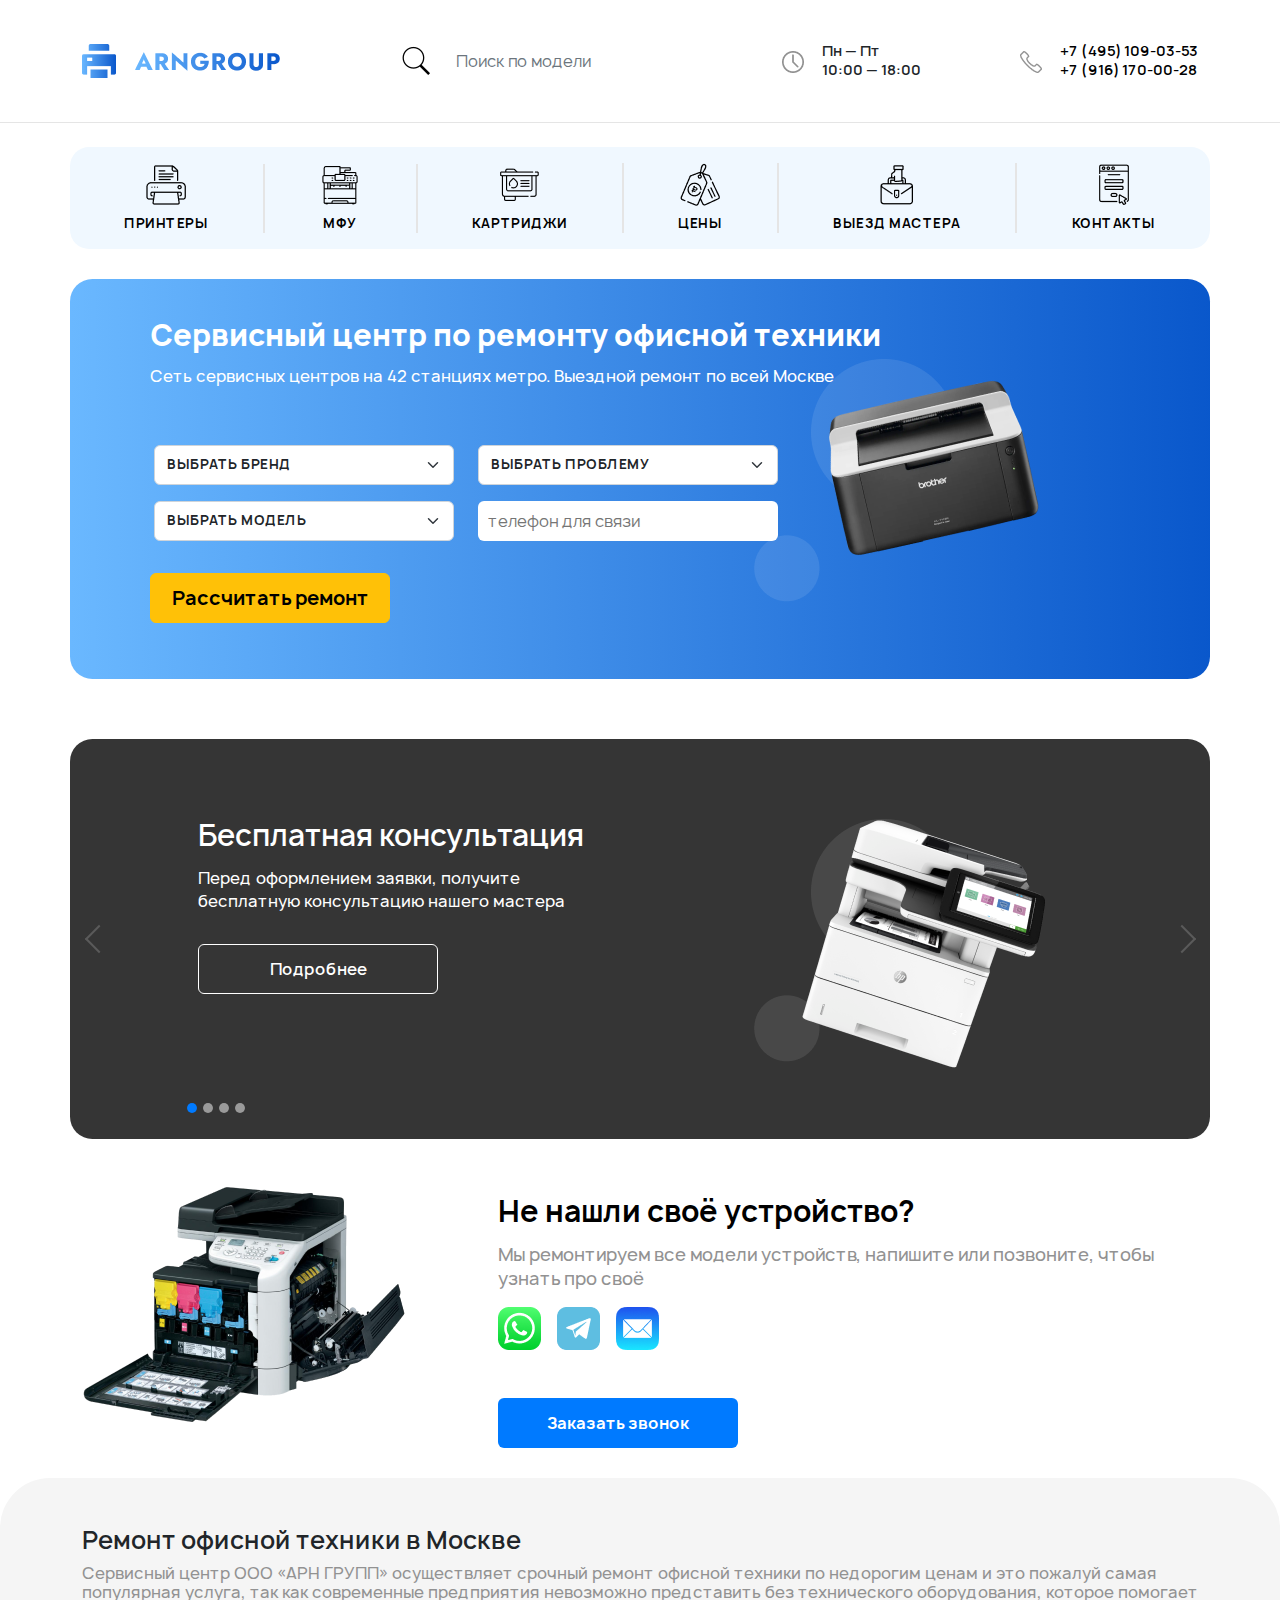
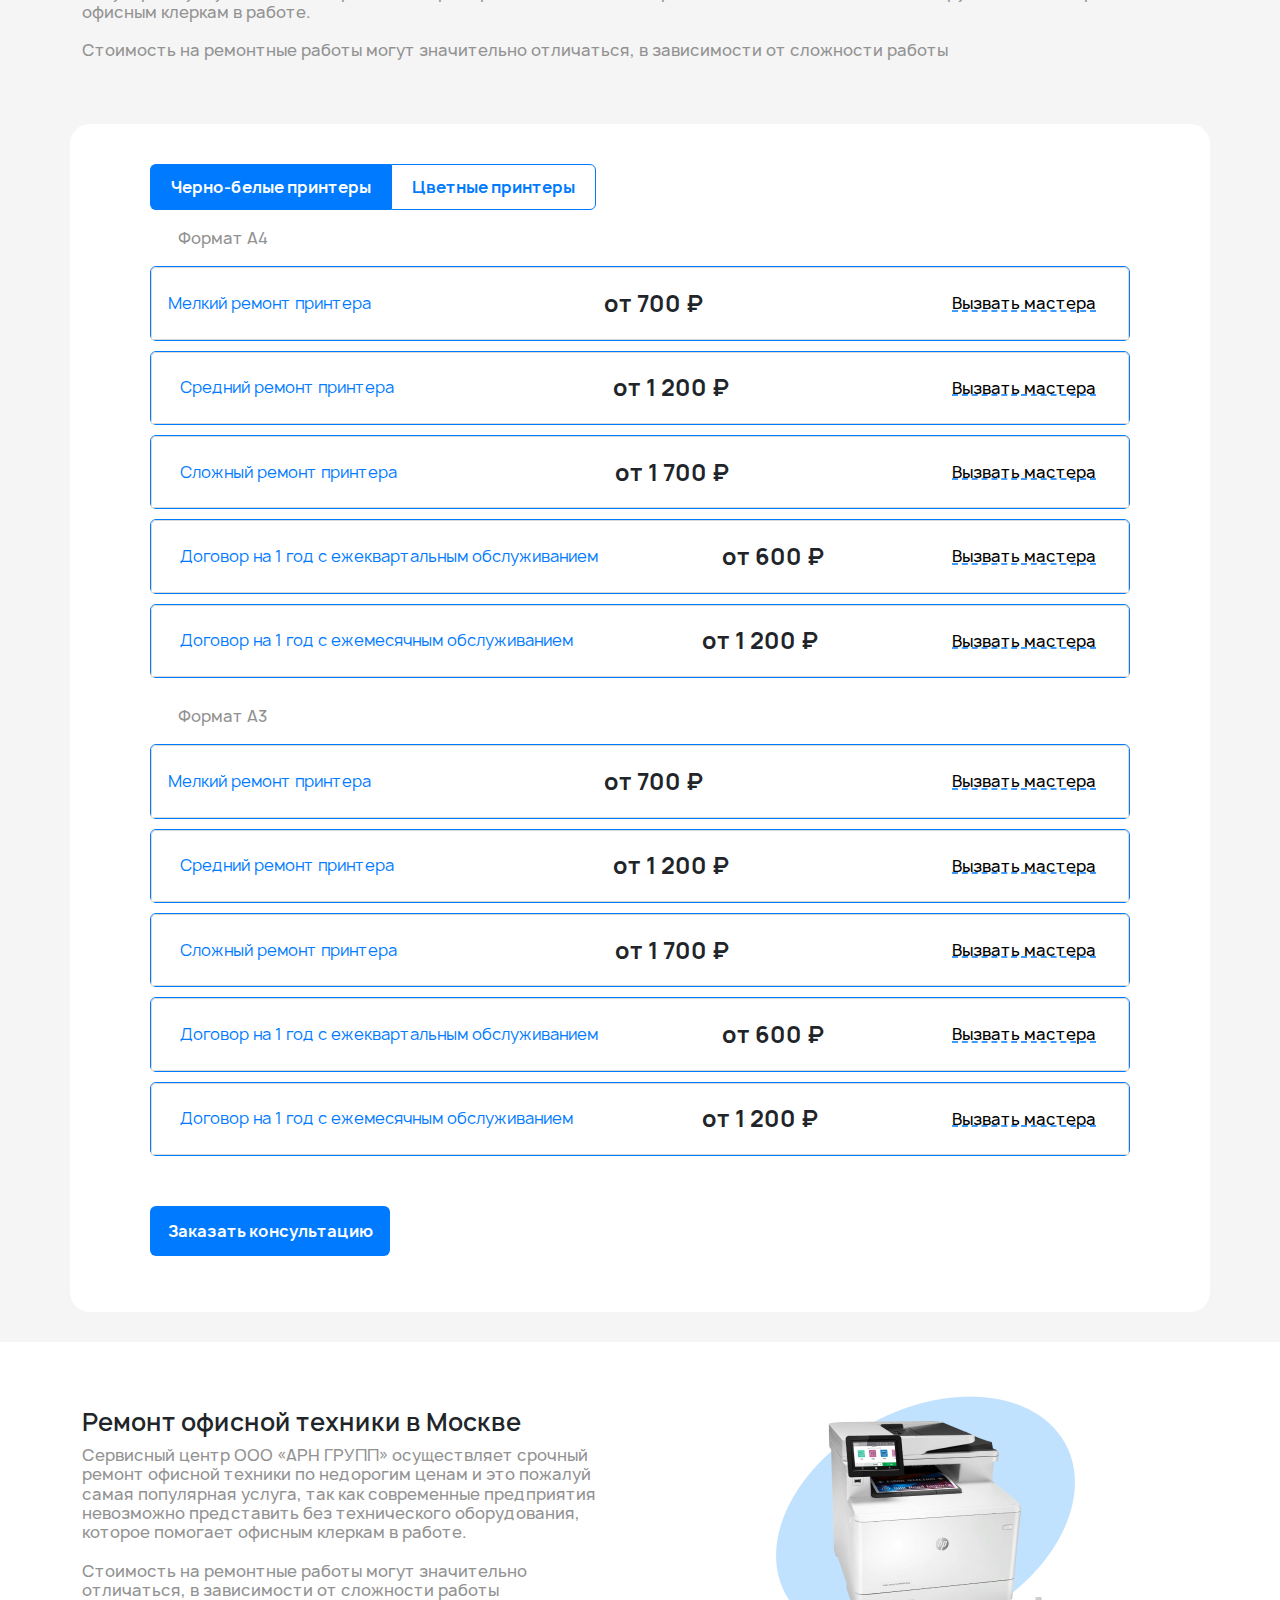
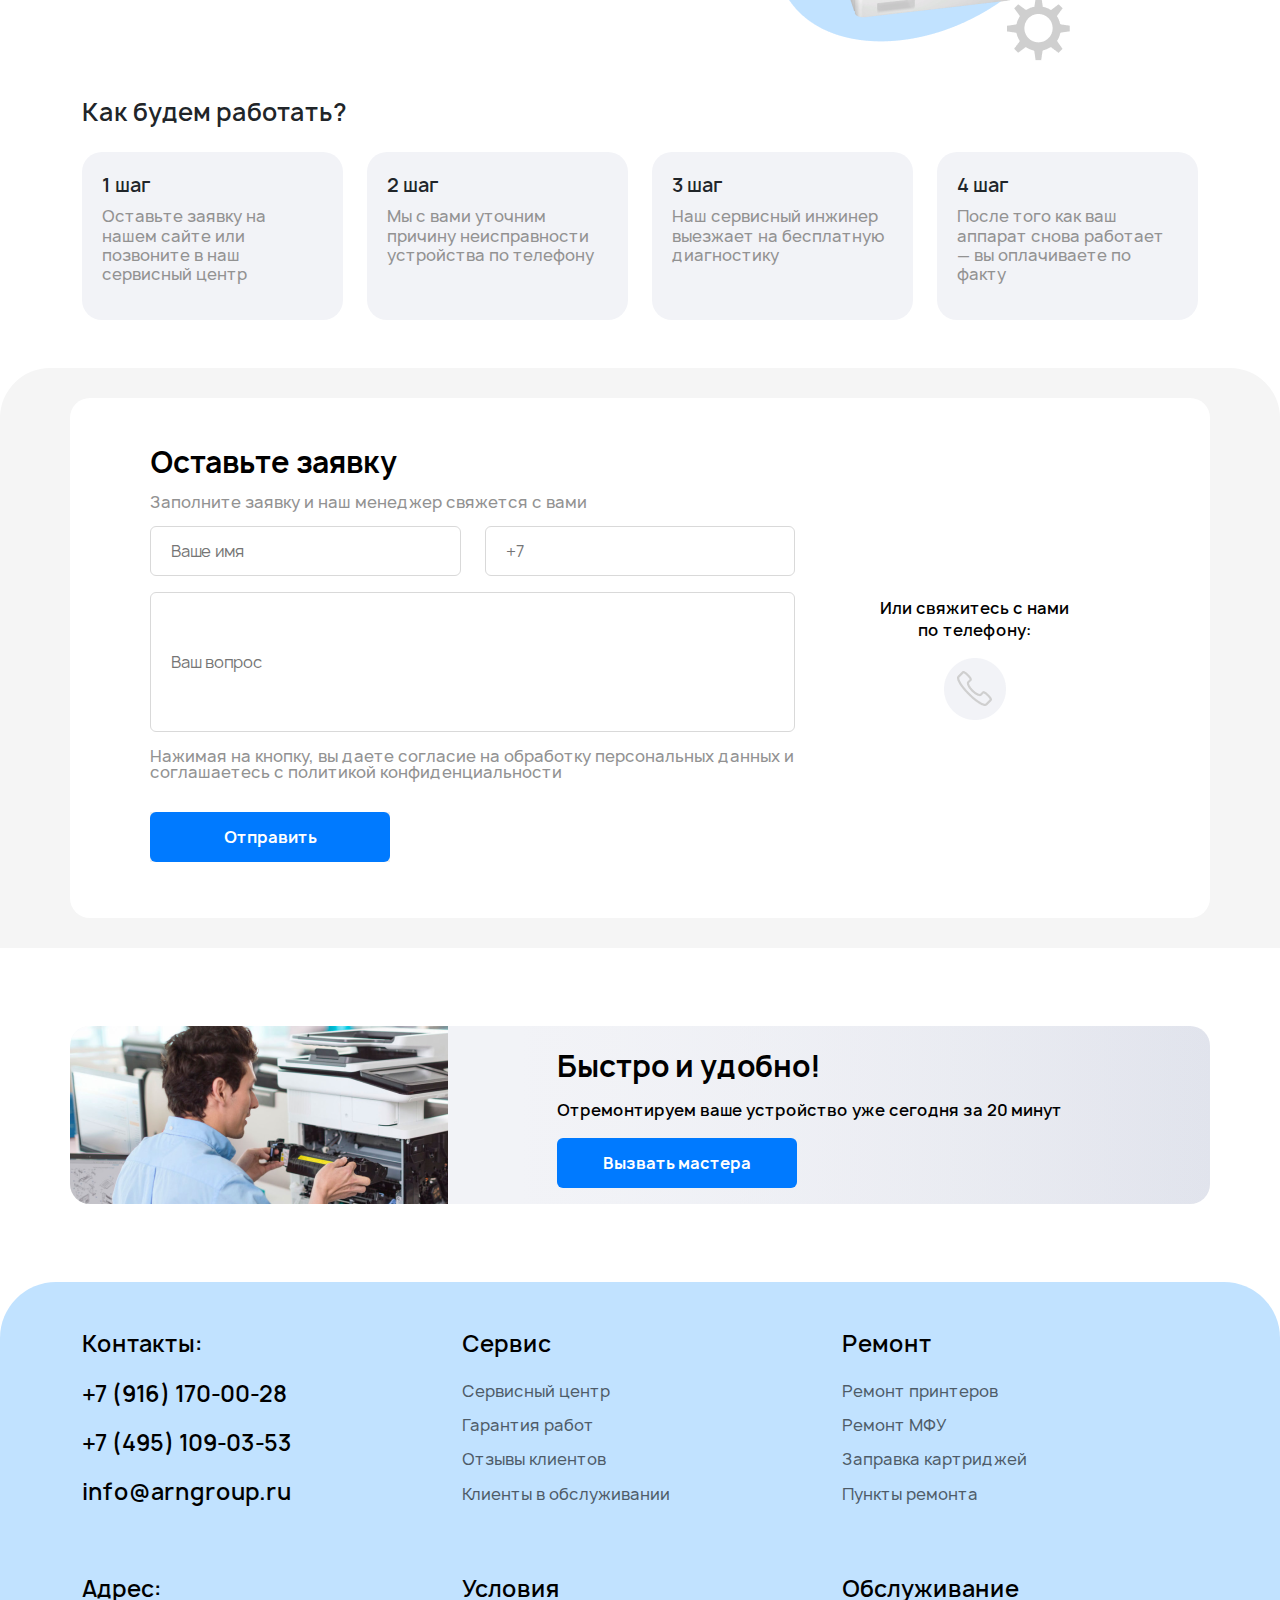
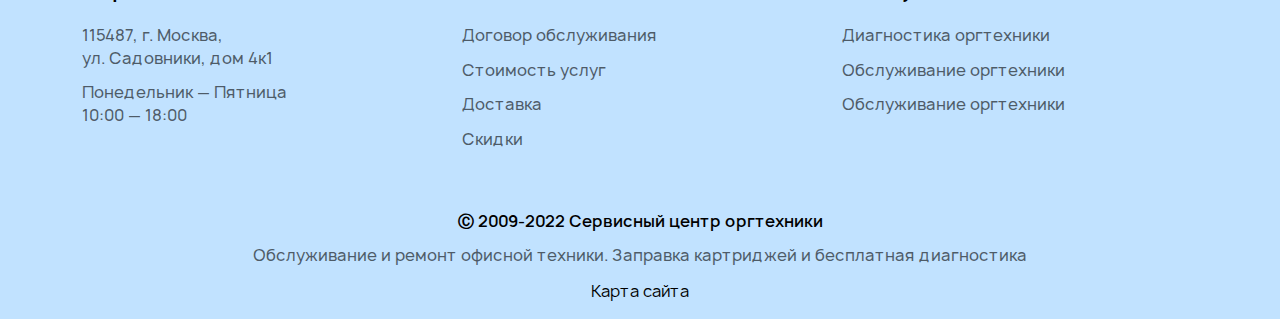
<file: index.html>
<!DOCTYPE html>
<html lang="ru">
<head>
  <meta charset="UTF-8">
  <meta http-equiv="X-UA-Compatible" content="IE=edge">
  <meta name="viewport" content="width=device-width, initial-scale=1.0">
  
  <title>ARNGROUP</title>
  <link rel="shortcut icon" href="./img/Vector.png" type="image/x-icon">

  <!-- CSS only -->
  <link rel="stylesheet" href="./css/bootstrap.css">
  <link rel="stylesheet" href="./css/fontello.css">
  <!-- <link rel="stylesheet" href="./css/outline.css"> -->
  <link rel="stylesheet" href="./css/normalize.css">
  <link rel="stylesheet" href="./css/fonts.css">
  <link rel="stylesheet" href="./css/style.css">
  <link rel="stylesheet" href="./css/media.css">

</head>

<body>
  <nav class="navbar navbar-expand-lg navbar-light bg-light md-max-close">
    <div class="container-fluid">
      <button class="navbar-toggler" type="button" data-bs-toggle="collapse" data-bs-target="#navbarTogglerDemo03" aria-controls="navbarTogglerDemo03" aria-expanded="false" aria-label="Переключатель навигации">
        <span class="navbar-toggler-icon"></span>
      </button>
      <div class="header__title">
        <a href="index.html" class="title__link">
          <img src="./img/Vector.png" alt="Logo_print" class="title__img title__img-print me-2">
          <img src="./img/ARNGROUP.png" alt="Logo_name" class="title__img title__img-name">
        </a>
      </div> 
      <div class="header__search">
        <form action="#">
          <div class="input-group border-0 rounded-pill p-2">
            <div class="input-group-prepend">
              <label for="search_model" id="button-addon4" type="button" class="btn btn-link text-info border-reset"><img src="./img/search1.png" alt="Поиск"></label>
            </div>
            <input type="search" placeholder="Поиск по модели" aria-describedby="button-addon4" class="form-control bg-none border-reset border-0" id="search_model">
          </div>
        </form>
      </div>  
      <div class="collapse navbar-collapse" id="navbarTogglerDemo03">
        <ul class="navbar-nav me-auto mb-2 mb-lg-0 text-center fw-bold">
          <li class="nav-item">
            <a class="nav-link active" aria-current="page" href="./index.html">Главная</a>
          </li>
          <li class="nav-item">
            <a class="nav-link active" aria-current="page" href="./mfu__title.html">МФУ Kyocera</a>
          </li>
          <li class="nav-item">
            <a class="nav-link active" aria-current="page" href="./cartridges.html">Картридж</a>
          </li>
          <li class="nav-item">
            <a class="nav-link active" aria-current="page" href="./contacts.html">Контакты</a>
          </li>
        </ul>
      </div>
    </div>
  </nav>
  
  <header class="header__nav md-close">
    <div class="container">
      <div class="row">
        <div class="col-12 d-flex align-items-center justify-content-between">
          <div class="header__title">
            <a href="index.html" class="title__link">
              <img src="./img/Vector.png" alt="Logo_print" class="title__img title__img-print">
              <img src="./img/ARNGROUP.png" alt="Logo_name" class="title__img title__img-name">
            </a>
          </div> 
          <div class="header__search">
            <form action="#">
              <div class="input-group border-0 rounded-pill p-2">
                <div class="input-group-prepend">
                  <button id="button-addon4" type="button" class="btn btn-link text-info border-reset"><img src="./img/search1.png" alt="Поиск"></button>
                </div>
                <input type="search" placeholder="Поиск по модели" aria-describedby="button-addon4" class="form-control bg-none border-reset border-0">
              </div>
            </form>
          </div>  
          <div class="header__time d-flex align-items-center">
            <div class="time__img me-2">  
              <img src="./img/time.png" alt="Время работы">
            </div>
              <span class="time__descr">
                Пн — Пт <br> 10:00 — 18:00
              </span>
          </div>
          <div class="header__tel d-flex align-items-center">
            <div class="tel__img me-2">
              <img src="./img/tel.png" alt="Телефон">
            </div>
            <div class="d-flex align-items-center flex-column">
              <a class="tel__link" href="tel:+74951090353">+7 (495) 109-03-53</a>
              <a class="tel__link" href="tel:+79161700028">+7 (916) 170-00-28</a>
            </div> 
          </div>
      </div>
    </div>
  </header>

  <section class="header__messages my-4 md-max-close">
    <div class="container">
      <div class="row">
        <div class="header__messages__link messages__link text-center">
          <a href="tel:+79161700028" class="link">
            <img src="./img/whatUP.png" alt="whatsUP">
          </a>
          <a href="tel:+79161700028" class="link">
            <img src="./img/telegram.png" alt="telegram">
          </a>
          <a href="mailto:" class="link">
            <img src="./img/mail.png" alt="mail">
          </a>
        </div>
        <div class="text-center mt-3">
          <a href="#" class="link-primary master-link pe-4" data-bs-toggle="modal" data-bs-target="#exampleModal">Вызвать мастера</a>
        </div>
        <div class="text-center mt-3 mb-0">
          <p class="section__descr">Выездной ремонт по всей Москве</p>
        </div>
      </div>
    </div>
  </section>

  <section>
    <div class="container nav__menu md-close">
      <div class="row">
        <div class="col-12 border-reset">
          <ul class="nav__menu__list d-flex align-items-center justify-content-evenly">
            <li class="nav__menu__item btn-group">
              <div class="menu__container">
                <a href="#" class="d-flex flex-column align-items-center justify-content-center">
                  <img src="./img/print.png" alt="" class="img-fluid">
                  <span class="nav__menu__descr">принтеры</span>
                </a>
              </div>
              <ul class="dropdown-menu dropdown-menu-right dropdown-menu-lg-left mt-4 dropdown-list">
                <li class="dropdown-item">
                  <a href="print__brand.html">
                  HP
                  <div class="nested__list">
                    <a href="print__brand-model.html" class="nested__link">HP model</a>
                    <a href="#" class="nested__link">Пункт меню</a>
                    <a href="#" class="nested__link">Пункт меню</a>
                    <a href="#" class="nested__link">Пункт меню</a>
                    <a href="#" class="nested__link">Пункт меню</a>
                  </div>
                  </a>
                </li>
                <li class="dropdown-item">
                  <a href="#">
                  Пункт меню
                  <div class="nested__list">
                    <a href="#" class="nested__link">Пункт меню</a>
                    <a href="#" class="nested__link">Пункт меню</a>
                    <a href="#" class="nested__link">Пункт меню</a>
                    <a href="#" class="nested__link">Пункт меню</a>
                    <a href="#" class="nested__link">Пункт меню</a>
                  </div>
                  </a>
                </li>
                <li class="dropdown-item">
                  <a href="#">
                  Пункт меню
                  <div class="nested__list">
                    <a href="#" class="nested__link">Пункт меню</a>
                    <a href="#" class="nested__link">Пункт меню</a>
                    <a href="#" class="nested__link">Пункт меню</a>
                    <a href="#" class="nested__link">Пункт меню</a>
                    <a href="#" class="nested__link">Пункт меню</a>
                  </div>
                  </a>
                </li>
                <li class="dropdown-item">
                  <a href="#">
                  Пункт меню
                  <div class="nested__list">
                    <a href="#" class="nested__link">Пункт меню</a>
                    <a href="#" class="nested__link">Пункт меню</a>
                    <a href="#" class="nested__link">Пункт меню</a>
                    <a href="#" class="nested__link">Пункт меню</a>
                    <a href="#" class="nested__link">Пункт меню</a>
                  </div>
                  </a>
                </li>
                <li class="dropdown-item">
                  <a href="#">
                  Пункт меню
                  <div class="nested__list">
                    <a href="#" class="nested__link">Пункт меню</a>
                    <a href="#" class="nested__link">Пункт меню</a>
                    <a href="#" class="nested__link">Пункт меню</a>
                    <a href="#" class="nested__link">Пункт меню</a>
                    <a href="#" class="nested__link">Пункт меню</a>
                  </div>
                  </a>
                </li>

                <li class="dropdown-item">
                  <a href="#">
                  Пункт меню
                  <div class="nested__list">
                    <a href="#" class="nested__link">Пункт меню</a>
                    <a href="#" class="nested__link">Пункт меню</a>
                    <a href="#" class="nested__link">Пункт меню</a>
                    <a href="#" class="nested__link">Пункт меню</a>
                    <a href="#" class="nested__link">Пункт меню</a>
                  </div>
                  </a>
                </li>
                <li class="dropdown-item">
                  <a href="#">
                  Пункт меню
                  <div class="nested__list">
                    <a href="#" class="nested__link">Пункт меню</a>
                    <a href="#" class="nested__link">Пункт меню</a>
                    <a href="#" class="nested__link">Пункт меню</a>
                    <a href="#" class="nested__link">Пункт меню</a>
                    <a href="#" class="nested__link">Пункт меню</a>
                  </div>
                  </a>
                </li>
                <li class="dropdown-item">
                  <a href="#">
                  Пункт меню
                  <div class="nested__list">
                    <a href="#" class="nested__link">Пункт меню</a>
                    <a href="#" class="nested__link">Пункт меню</a>
                    <a href="#" class="nested__link">Пункт меню</a>
                    <a href="#" class="nested__link">Пункт меню</a>
                    <a href="#" class="nested__link">Пункт меню</a>
                  </div>
                  </a>
                </li>
              </ul>
            </li>
            <li class="nav__menu__item btn-group">
                <div class="menu__container d-flex flex-column align-items-center justify-content-center">
                  <a href="#" class="d-flex flex-column align-items-center justify-content-center">
                    <img src="./img/mfu.png" alt="Мфу" class="img-fluid">
                    <span class="nav__menu__descr">Мфу</span>
                  </a>
                </div>
              <ul class="dropdown-menu dropdown-menu-right dropdown-menu-lg-left mt-4 dropdown-list">
                <li class="dropdown-item">
                  <a href="#">
                  Пункт меню
                <div class="nested__list">
                    <a href="mfu__title.html" class="nested__link">MFU Kyocera</a>
                    <a href="#" class="nested__link">Пункт меню</a>
                    <a href="#" class="nested__link">Пункт меню</a>
                    <a href="#" class="nested__link">Пункт меню</a>
                    <a href="#" class="nested__link">Пункт меню</a>
                  </div>
                  </a>
                </li>
                <li class="dropdown-item">
                  <a href="#">
                  Пункт меню
                <div class="nested__list">
                    <a href="#" class="nested__link">Пункт меню</a>
                    <a href="#" class="nested__link">Пункт меню</a>
                    <a href="#" class="nested__link">Пункт меню</a>
                    <a href="#" class="nested__link">Пункт меню</a>
                    <a href="#" class="nested__link">Пункт меню</a>
                  </div>
                  </a>
                </li>
                <li class="dropdown-item">
                  <a href="#">
                  Пункт меню
                <div class="nested__list">
                    <a href="#" class="nested__link">Пункт меню</a>
                    <a href="#" class="nested__link">Пункт меню</a>
                    <a href="#" class="nested__link">Пункт меню</a>
                    <a href="#" class="nested__link">Пункт меню</a>
                    <a href="#" class="nested__link">Пункт меню</a>
                  </div>
                  </a>
                </li>
                <li class="dropdown-item">
                  <a href="#">
                  Пункт меню
                <div class="nested__list">
                    <a href="#" class="nested__link">Пункт меню</a>
                    <a href="#" class="nested__link">Пункт меню</a>
                    <a href="#" class="nested__link">Пункт меню</a>
                    <a href="#" class="nested__link">Пункт меню</a>
                    <a href="#" class="nested__link">Пункт меню</a>
                  </div>
                  </a>
                </li>
                <li class="dropdown-item">
                  <a href="#">
                  Пункт меню
                <div class="nested__list">
                    <a href="#" class="nested__link">Пункт меню</a>
                    <a href="#" class="nested__link">Пункт меню</a>
                    <a href="#" class="nested__link">Пункт меню</a>
                    <a href="#" class="nested__link">Пункт меню</a>
                    <a href="#" class="nested__link">Пункт меню</a>
                  </div>
                  </a>
                </li>
                <li class="dropdown-item">
                  <a href="#">
                  Пункт меню
                <div class="nested__list">
                    <a href="#" class="nested__link">Пункт меню</a>
                    <a href="#" class="nested__link">Пункт меню</a>
                    <a href="#" class="nested__link">Пункт меню</a>
                    <a href="#" class="nested__link">Пункт меню</a>
                    <a href="#" class="nested__link">Пункт меню</a>
                  </div>
                  </a>
                </li>
                <li class="dropdown-item">
                  <a href="#">
                  Пункт меню
                <div class="nested__list">
                    <a href="#" class="nested__link">Пункт меню</a>
                    <a href="#" class="nested__link">Пункт меню</a>
                    <a href="#" class="nested__link">Пункт меню</a>
                    <a href="#" class="nested__link">Пункт меню</a>
                    <a href="#" class="nested__link">Пункт меню</a>
                  </div>
                  </a>
                </li>
                <li class="dropdown-item">
                  <a href="#">
                  Пункт меню
                <div class="nested__list">
                    <a href="#" class="nested__link">Пункт меню</a>
                    <a href="#" class="nested__link">Пункт меню</a>
                    <a href="#" class="nested__link">Пункт меню</a>
                    <a href="#" class="nested__link">Пункт меню</a>
                    <a href="#" class="nested__link">Пункт меню</a>
                  </div>
                  </a>
                </li>
              </ul>
            </li>
            <li class="nav__menu__item btn-group dropdown-toggle" >
              <div class="menu__container d-flex flex-column align-items-center justify-content-center">
                <a href="#" class="d-flex flex-column align-items-center justify-content-center">
                  <img src="./img/kartr.png" alt="картриджи" class="img-fluid">
                  <span class="nav__menu__descr">картриджи</span>
                </a>
              </div>
              <ul class="dropdown-menu dropdown-menu-right dropdown-menu-lg-left mt-4 dropdown-list">
                <li class="dropdown-item">
                  <a href="#">
                  Пункт меню
                <div class="nested__list">
                  <a href="cartridges.html" class="nested__link">Картридж HP Q7553X</a>
                    <a href="#" class="nested__link">Пункт меню</a>
                    <a href="#" class="nested__link">Пункт меню</a>
                    <a href="#" class="nested__link">Пункт меню</a>
                    <a href="#" class="nested__link">Пункт меню</a>
                  </div>
                  </a>
                </li>
                <li class="dropdown-item">
                  <a href="#">
                  Пункт меню
                <div class="nested__list">
                    <a href="#" class="nested__link">Пункт меню</a>
                    <a href="#" class="nested__link">Пункт меню</a>
                    <a href="#" class="nested__link">Пункт меню</a>
                    <a href="#" class="nested__link">Пункт меню</a>
                    <a href="#" class="nested__link">Пункт меню</a>
                  </div>
                  </a>
                </li>
                <li class="dropdown-item">
                  <a href="#">
                  Пункт меню
                <div class="nested__list">
                    <a href="#" class="nested__link">Пункт меню</a>
                    <a href="#" class="nested__link">Пункт меню</a>
                    <a href="#" class="nested__link">Пункт меню</a>
                    <a href="#" class="nested__link">Пункт меню</a>
                    <a href="#" class="nested__link">Пункт меню</a>
                  </div>
                  </a>
                </li>
                <li class="dropdown-item">
                  <a href="#">
                  Пункт меню
                <div class="nested__list">
                    <a href="#" class="nested__link">Пункт меню</a>
                    <a href="#" class="nested__link">Пункт меню</a>
                    <a href="#" class="nested__link">Пункт меню</a>
                    <a href="#" class="nested__link">Пункт меню</a>
                    <a href="#" class="nested__link">Пункт меню</a>
                  </div>
                  </a>
                </li>
                <li class="dropdown-item">
                  <a href="#">
                  Пункт меню
                <div class="nested__list">
                    <a href="#" class="nested__link">Пункт меню</a>
                    <a href="#" class="nested__link">Пункт меню</a>
                    <a href="#" class="nested__link">Пункт меню</a>
                    <a href="#" class="nested__link">Пункт меню</a>
                    <a href="#" class="nested__link">Пункт меню</a>
                  </div>
                  </a>
                </li>
                <li class="dropdown-item">
                  <a href="#">
                  Пункт меню
                <div class="nested__list">
                    <a href="#" class="nested__link">Пункт меню</a>
                    <a href="#" class="nested__link">Пункт меню</a>
                    <a href="#" class="nested__link">Пункт меню</a>
                    <a href="#" class="nested__link">Пункт меню</a>
                    <a href="#" class="nested__link">Пункт меню</a>
                  </div>
                  </a>
                </li>
                <li class="dropdown-item">
                  <a href="#">
                  Пункт меню
                <div class="nested__list">
                    <a href="#" class="nested__link">Пункт меню</a>
                    <a href="#" class="nested__link">Пункт меню</a>
                    <a href="#" class="nested__link">Пункт меню</a>
                    <a href="#" class="nested__link">Пункт меню</a>
                    <a href="#" class="nested__link">Пункт меню</a>
                  </div>
                  </a>
                </li>
                <li class="dropdown-item">
                  <a href="#">
                  Пункт меню
                <div class="nested__list">
                    <a href="#" class="nested__link">Пункт меню</a>
                    <a href="#" class="nested__link">Пункт меню</a>
                    <a href="#" class="nested__link">Пункт меню</a>
                    <a href="#" class="nested__link">Пункт меню</a>
                    <a href="#" class="nested__link">Пункт меню</a>
                  </div>
                  </a>
                </li>
              </ul>
            </li>
            <li class="nav__menu__item btn-group dropdown-toggle" >
              <div class="menu__container">
                <a href="#" class="d-flex flex-column align-items-center justify-content-center">
                  <img src="./img/price.png" alt="цены" class="img-fluid">
                  <span class="nav__menu__descr">цены</span>
                </a>
              </div>
            </li>
            <li class="nav__menu__item btn-group dropdown-toggle" >
              <div class="menu__container">
                <a href="#" class="d-flex flex-column align-items-center justify-content-center">
                  <img src="./img/masters.png" alt="Выезд мастера" class="img-fluid">
                  <span class="nav__menu__descr">выезд мастера</span>
                </a>  
              </div>
            </li>
            <li class="nav__menu__item btn-group dropdown-toggle" >
              <div class="menu__container">
                <a href="contacts.html" class="d-flex flex-column align-items-center justify-content-center">
                  <img src="./img/contacts.png" alt="Контакты" class="img-fluid">
                  <span class="nav__menu__descr">контакты</span>
                </a>
              </div>
            </li>
          </ul>
        </div>
      </div>
    </div>
  </section>

  <main>
    <section class="repair section-offset">
      <div class="container container__repair">
        <div class="row">
          <div class="col-12">
            <h2 class="section__title repair__title">
              Сервисный центр по ремонту офисной техники
            </h2>
          </div>
          <div class="col-9 md-close">
            <p class="section__descr repair__descr">
              Сеть сервисных центров на 42 станциях метро. Выездной ремонт по всей Москве
            </p>
          </div>
        </div>
        <form class="row g-3 needs-validation repair-form" novalidate>
          <div class="row">
            <div class="col-lg-4 col-12">
              <select class="form-select repair-select" id="validationCustom01" required>
                <option selected disabled value="">выбрать бренд</option>
                <option>...</option>
                <option>...</option>
                <option>...</option>
                <option>...</option>
              </select>
            </div>
            <div class="col-lg-4 col-12">
              <select class="form-select repair-select" id="validationCustom02" required>
                <option selected disabled value="">выбрать проблему</option>
                <option>...</option>
                <option>...</option>
                <option>...</option>
                <option>...</option>
              </select>
            </div>
            <div class="col-lg-4 repair__img md-close">
              <img src="./img/repair_print.png" alt="Ремонт техники">
            </div>
          </div>
          <div class="row mt-3">
            <div class="col-lg-4 col-12">
              <select class="form-select repair-select" id="validationCustom03" required>
                <option selected disabled value="">выбрать модель</option>
                <option>...</option>
                <option>...</option>
                <option>...</option>
                <option>...</option>
              </select>
            </div>
            <div class="col-lg-4 col-12">
              <input type="tel" name="tel" id="tel_abonent" placeholder="телефон для связи" class="repair-tel" required>
            </div>
          </div>
          <div class="col-12 mt-0 mt-lg-3">
            <button class="btn btn-warning btn-perfect btn-mobile mt-3" type="submit">Рассчитать ремонт</button>
          </div>
        </form>
      </div>
    </section>

    <section class="slider section-offset">
        <div id="carouselExampleIndicators" class="carousel slide container p-0 carousel-fade sm-close mb-5" data-bs-ride="carousel">
          <div class="carousel-indicators">
            <button type="button" data-bs-target="#carouselExampleIndicators" data-bs-slide-to="0" class="active" aria-current="true" aria-label="Slide 1"></button>
            <button type="button" data-bs-target="#carouselExampleIndicators" data-bs-slide-to="1" aria-label="Slide 2"></button>
            <button type="button" data-bs-target="#carouselExampleIndicators" data-bs-slide-to="2" aria-label="Slide 3"></button>
            <button type="button" data-bs-target="#carouselExampleIndicators" data-bs-slide-to="3" aria-label="Slide 4"></button>
          </div>
          <div class="carousel-inner">
            <div class="carousel-item active carousel-item_black">
              <div class="row carousel__row">
                <div class="col-md-8 col-12">
                  <h2 class="carousel__title carousel__title_white">Бесплатная консультация</h2>
                  <p class="carousel__descr carousel__descr_white">Перед оформлением заявки, получите <br> бесплатную консультацию нашего мастера</p>
                  <a href="#" role="button" class="carousel__btn_white btn btn-perfect carousel__btn">Подробнее</a>
                </div>
                <div class="col-md-4 carousel__block__img sm-close">
                  <img src="./img/carousel_1.png" alt="Carousel_1" class="carousel__img">
                </div>
              </div>
            </div>
            <div class="carousel-item carousel-item_hex">
              <div class="row carousel__row">
                <div class="col-md-8 col-12">
                  <h2 class="carousel__title">Поэтапная оплата</h2>
                  <p class="carousel__descr">Закажи ремонт или заправку сейчас <br>и оплати потом</p>
                  <a href="#" role="button" class="btn btn-perfect carousel__btn carousel__btn-blue">Подробнее</a>
                </div>
                <div class="col-md-4 carousel__block__img sm-close">
                  <img src="./img/carousel_2.png" alt="Carousel_1" class="carousel__img">
                </div>
              </div>
            </div>
            <div class="carousel-item  carousel-item_blue">
              <div class="row carousel__row">
                <div class="col-md-8 col-12">
                  <h2 class="carousel__title black">Антикризисный шок</h2>
                  <p class="carousel__descr">Огромный ассортимент запчастей и расходных <br> материалов на складе</p>
                  <a href="#" role="button" class="btn btn-perfect carousel__btn carousel__btn-blue">Подробнее</a>
                </div>
                <div class="col-md-4 carousel__block__img sm-close">
                  <img src="./img/carousel_3.png" alt="Carousel_1" class="carousel__img">
                </div>
              </div>
            </div>
            <div class="carousel-item carousel-item_white">
              <div class="row carousel__row">
                <div class="col-md-8 col-12">
                  <h2 class="carousel__title">Скидка до 15%</h2>
                  <p class="carousel__descr">На все виды работ при заключении договора</p>
                  <a href="#" role="button" class="btn btn-perfect carousel__btn carousel__btn-blue">Подробнее</a>
                </div>
                <div class="col-md-4 carousel__block__img sm-close">
                  <img src="./img/carousel_4.png" alt="Carousel_1" class="carousel__img">
                </div>
              </div>
            </div>
          </div>
          <button class="carousel-control-prev" type="button" data-bs-target="#carouselExampleIndicators"  data-bs-slide="prev">
            <span class="carousel-control-prev-icon" aria-hidden="true"></span>
            <span class="visually-hidden">Предыдущий</span>
          </button>
          <button class="carousel-control-next" type="button" data-bs-target="#carouselExampleIndicators"  data-bs-slide="next">
            <span class="carousel-control-next-icon" aria-hidden="true"></span>
            <span class="visually-hidden">Следующий</span>
          </button>
        </div>
        <div class="container mt-5 mt-sm-0">
          <div class="row">
            <div class="col-md-4 md-close">
              <img src="./img/mess__mfu.png" alt="mfu">
            </div>
            <div class="col-md-8 col-12 px-5 text-center text-md-start">
              <h2 class="section__title">Не нашли своё устройство?</h2>
              <p class="section__descr">Мы ремонтируем все модели устройств, напишите или позвоните, чтобы узнать про своё</p>
              <div class="messages__link d-flex align-items-center mb-3 justify-content-md-start justify-content-center">
                <a href="tel:+79161700028" class="link">
                  <img src="./img/whatUP.png" alt="whatsUP">
                </a>
                <a href="tel:+79161700028" class="link">
                  <img src="./img/telegram.png" alt="telegram">
                </a>
                <a href="mailto:" class="link">
                  <img src="./img/mail.png" alt="mail">
                </a>
                <a href="#" role="button" data-bs-toggle="modal" data-bs-target="#exampleModal" class="btn_call btn_call-circle"> <img src="./img/tel-white.png" alt=""></a>
              </div>
              <a href="#" role="button" data-bs-toggle="modal" data-bs-target="#exampleModal" class="btn btn-perfect mt-5 btn_call sm-close ">Заказать звонок</a>
            </div>
          </div>
        </div>
    </section>

    <section class="section-offset service">
      <div class="container sm-close">
        <div class="row">
          <div class="col-12 pt-3">
            <h3 class="service__title">Ремонт офисной техники в Москве</h3>
            <p class="service__descr">Сервисный центр ООО «АРН ГРУПП» осуществляет срочный ремонт офисной техники по недорогим ценам 
              и это пожалуй самая популярная услуга, так как современные предприятия невозможно представить 
              без технического оборудования, которое помогает офисным клеркам в работе. 
              <br><br>
              Стоимость на ремонтные работы могут значительно отличаться, в зависимости 
              от сложности работы</p>
          </div>
          <!-- <div class="col-md-7">
            <div class="service__block__img">
              <img src="./img/service-print.png" alt="мфу" class="service__img">
            </div>
          </div> -->
        </div>
      </div>

      <div class="container container__accord mt-5">
        <div class="form_radio_group">
          <div class="form_radio_group-item">
            <input id="radio-1" type="radio" name="radio" value="1" checked>
            <label for="radio-1">Черно-белые принтеры</label>
          </div>
          <div class="form_radio_group-item">
            <input id="radio-2" type="radio" name="radio" value="2">
            <label for="radio-2">Цветные принтеры</label>
          </div>
        </div>

        <div class="row m-3">
          <div class="col-12">
            <span class="format">Формат А4</span>
          </div>
        </div>

        <div class="row">
          <div class="accordion md-close" id="accordionExample">
            <div class="card">
              <div class="card-header" >
                <h2 class="mb-0 accord__title">
                  <span class="accord__title__span text-left">
                    Мелкий ремонт принтера
                  </span>
                </h2>
                
                <h3 class="price m-0"><span class="price__span">от 700 ₽</span></h3>
                <div id="collapseOne" aria-labelledby="headingOne" data-parent="#accordionExample">
                  <div class="card-body">
                    <a href="#" class="card-body-link">
                      Вызвать мастера
                    </a>
                  </div>
                </div>
                <!-- <div class="vector"></div> -->
              </div>
            </div>

            <div class="card">
              <div class="card-header" >
                <h2 class="mb-0 accord__title">
                  <span class="accord__title__span text-left btn" >
                    Средний ремонт принтера
                  </span>
                </h2>
                <h3 class="price m-0"><span class="price__span">от 1 200 ₽</span></h3>
                <div id="collapseTwo"  aria-labelledby="headingTwo" data-parent="#accordionExample">
                  <div class="card-body">
                    <a href="#" class="card-body-link">
                      Вызвать мастера
                    </a>
                  </div>
                </div>
                <!-- <div class="vector"></div> -->
              </div>
            </div>
            
            <div class="card">
              <div class="card-header" >
                <h2 class="mb-0">
                  <span class="accord__title__span text-left btn">
                    Сложный ремонт принтера
                  </span>
                </h2>
                <h3 class="price m-0"><span class="price__span">от 1 700 ₽</span></h3>
                <div id="collapseThree" aria-labelledby="headingThree" data-parent="#accordionExample">
                  <div class="card-body">
                    <a href="#" class="card-body-link">
                      Вызвать мастера
                    </a>
                  </div>
                </div>
                <!-- <div class="vector"></div> -->
              </div>
            </div>

            <div class="card">
              <div class="card-header" >
                <h2 class="mb-0">
                  <span class="accord__title__span text-left btn">
                    Договор на 1 год с ежеквартальным обслуживанием
                  </span>
                </h2>
                <h3 class="price m-0"><span class="price__span">от 600 ₽</span></h3>
                <div id="collapseFour" aria-labelledby="headingFour" data-parent="#accordionExample">
                  <div class="card-body">
                    <a href="#" class="card-body-link">
                      Вызвать мастера
                    </a>
                  </div>
                </div>
                <!-- <div class="vector"></div> -->
              </div>
            </div>

            <div class="card">
              <div class="card-header" >
                <h2 class="mb-0">
                  <span class="accord__title__span text-left btn">
                    Договор на 1 год с ежемесячным обслуживанием
                  </span>
                </h2>
                <h3 class="price m-0"><span class="price__span">от 1 200 ₽</span></h3>
                <div id="collapseFive" aria-labelledby="headingFive" data-parent="#accordionExample">
                  <div class="card-body">
                    <a href="#" class="card-body-link">
                      Вызвать мастера
                    </a>
                  </div>
                </div>
                <!-- <div class="vector"></div> -->
              </div>
            </div>
            
          </div>
          <div class="mobile-md-accord md-max-close">
            <ul class="mobile-md-list">
              <il class="mobile-md-item d-flex justify-content-between align-items-center nav__menu__descr">
                <p class="mobile-md-descr">Мелкий ремонт принтера</p>
                <span class="mobile-md-price">от 700₽</span>
              </il>
              <il class="mobile-md-item d-flex justify-content-between align-items-center nav__menu__descr">
                <p class="mobile-md-descr">Средний ремонт принтера</p>
                <span class="mobile-md-price">от 1200₽</span>
              </il>
              <il class="mobile-md-item d-flex justify-content-between align-items-center nav__menu__descr">
                <p class="mobile-md-descr">Сложный ремонт принтера</p>
                <span class="mobile-md-price">от 1700₽</span>
              </il>
              <il class="mobile-md-item d-flex justify-content-between align-items-center nav__menu__descr">
                <p class="mobile-md-descr">Договор на 1 год 
                  с ежеквартальным обслуживанием</p>
                <span class="mobile-md-price">от 600₽</span>
              </il>
              <il class="mobile-md-item d-flex justify-content-between align-items-center nav__menu__descr">
                <p class="mobile-md-descr">Договор на 1 год 
                  с ежемесячным обслуживанием</p>
                <span class="mobile-md-price">от 1200₽</span>
              </il>
            </ul>
          </div>
        </div>

        <div class="row m-3">
          <div class="col-12">
            <span class="format">Формат А3</span>
          </div>
        </div>

        <div class="row">
          <div class="accordion md-close" id="accordionExample2">
            <div class="card">
              <div class="card-header" >
                <h2 class="mb-0 accord__title">
                  <span class="accord__title__span text-left">
                    Мелкий ремонт принтера
                  </span>
                </h2>
                
                <h3 class="price m-0"><span class="price__span">от 700 ₽</span></h3>
                <div id="collapseOne2" aria-labelledby="headingOne2" data-parent="#accordionExample2">
                  <div class="card-body">
                    <a href="#" class="card-body-link">
                      Вызвать мастера
                    </a>
                  </div>
                </div>
                <!-- <div class="vector"></div> -->
              </div>
            </div>

            <div class="card">
              <div class="card-header" >
                <h2 class="mb-0 accord__title">
                  <span class="accord__title__span text-left btn" >
                    Средний ремонт принтера
                  </span>
                </h2>
                <h3 class="price m-0"><span class="price__span">от 1 200 ₽</span></h3>
                <div id="collapseTwo2"  aria-labelledby="headingTwo2" data-parent="#accordionExample2">
                  <div class="card-body">
                    <a href="#" class="card-body-link">
                      Вызвать мастера
                    </a>
                  </div>
                </div>
                <!-- <div class="vector"></div> -->
              </div>
            </div>
            
            <div class="card">
              <div class="card-header" >
                <h2 class="mb-0">
                  <span class="accord__title__span text-left btn">
                    Сложный ремонт принтера
                  </span>
                </h2>
                <h3 class="price m-0"><span class="price__span">от 1 700 ₽</span></h3>
                <div id="collapseThree2" aria-labelledby="headingThree2" data-parent="#accordionExample2">
                  <div class="card-body">
                    <a href="#" class="card-body-link">
                      Вызвать мастера
                    </a>
                  </div>
                </div>
                <!-- <div class="vector"></div> -->
              </div>
            </div>

            <div class="card">
              <div class="card-header" >
                <h2 class="mb-0">
                  <span class="accord__title__span text-left btn">
                    Договор на 1 год с ежеквартальным обслуживанием
                  </span>
                </h2>
                <h3 class="price m-0"><span class="price__span">от 600 ₽</span></h3>
                <div id="collapseFour2" aria-labelledby="headingFour2" data-parent="#accordionExample2">
                  <div class="card-body">
                    <a href="#" class="card-body-link">
                      Вызвать мастера
                    </a>
                  </div>
                </div>
                <!-- <div class="vector"></div> -->
              </div>
            </div>

            <div class="card">
              <div class="card-header" >
                <h2 class="mb-0">
                  <span class="accord__title__span text-left btn">
                    Договор на 1 год с ежемесячным обслуживанием
                  </span>
                </h2>
                <h3 class="price m-0"><span class="price__span">от 1 200 ₽</span></h3>
                <div id="collapseFive2" aria-labelledby="headingFive2" data-parent="#accordionExample2">
                  <div class="card-body">
                    <a href="#" class="card-body-link">
                      Вызвать мастера
                    </a>
                  </div>
                </div>
                <!-- <div class="vector"></div> -->
              </div>
            </div>
          </div>

          <div class="mobile-md-accord md-max-close">
            <ul class="mobile-md-list">
              <il class="mobile-md-item d-flex justify-content-between align-items-center nav__menu__descr">
                <p class="mobile-md-descr">Мелкий ремонт принтера</p>
                <span class="mobile-md-price">от 1200₽</span>
              </il>
              <il class="mobile-md-item d-flex justify-content-between align-items-center nav__menu__descr">
                <p class="mobile-md-descr">Средний ремонт принтера</p>
                <span class="mobile-md-price">от 1700₽</span>
              </il>
              <il class="mobile-md-item d-flex justify-content-between align-items-center nav__menu__descr">
                <p class="mobile-md-descr">Сложный ремонт принтера</p>
                <span class="mobile-md-price">от 2200₽</span>
              </il>
              <il class="mobile-md-item d-flex justify-content-between align-items-center nav__menu__descr">
                <p class="mobile-md-descr">Договор на 1 год 
                  с ежеквартальным обслуживанием</p>
                <span class="mobile-md-price">от 900₽</span>
              </il>
              <il class="mobile-md-item d-flex justify-content-between align-items-center nav__menu__descr">
                <p class="mobile-md-descr">Договор на 1 год 
                  с ежемесячным обслуживанием</p>
                <span class="mobile-md-price">от 1800₽</span>
              </il>
            </ul>
          </div>
          <div class="row my-3">
            <div class="col-12">
              <div>
                <a href="#" role="button" data-bs-toggle="modal" data-bs-target="#exampleModal" class="btn btn-perfect mt-4 btn_call btn-mobile">Заказать консультацию</a>
              </div>
            </div>
          </div>
        </div>
      </div>
    </section>
    
    <section class="my-5">
      <div class="container mt-3">
        <div class="row">
          <div class="col-md-6 pt-3">
            <h3 class="service__title">Ремонт офисной техники в Москве</h3>
            <p class="service__descr">Сервисный центр ООО «АРН ГРУПП» осуществляет срочный ремонт офисной техники по недорогим ценам 
              и это пожалуй самая популярная услуга, так как современные предприятия невозможно представить 
              без технического оборудования, которое помогает офисным клеркам в работе. 
              <br><br>
              Стоимость на ремонтные работы могут значительно отличаться, в зависимости 
              от сложности работы</p>
          </div>
          <div class="col-md-6">
            <div class="service__block__img service__double">
              <img src="./img/repair-two-mfu.png" alt="мфу" class="service__img">
            </div>
          </div>
        </div>

        <div class="row mt-5">
          <div class="col-12">
            <h3 class="service__title">Как будем работать?</h3>
          </div>
        </div>
        <div class="row mt-3">
          <div class="col-lg-3 col-12 mt-lg-0 mt-3">
            <div class="step__block">
              <h4 class="step__title">
                1 шаг
              </h4>
              <p class="step__descr">Оставьте заявку на нашем сайте или позвоните в наш сервисный центр</p>
            </div>
          </div>
          <div class="col-lg-3 col-12 mt-lg-0 mt-3">
            <div class="step__block">
              <h4 class="step__title">
                2 шаг
              </h4>
              <p class="step__descr">Мы с вами уточним причину неисправности устройства по телефону</p>
            </div>
          </div>
          <div class="col-lg-3 col-12 mt-lg-0 mt-3">
            <div class="step__block">
              <h4 class="step__title">
                3 шаг
              </h4>
              <p class="step__descr">Наш сервисный инжинер выезжает на бесплатную диагностику</p>
            </div>
          </div>
          <div class="col-lg-3 col-12 mt-lg-0 mt-3">
            <div class="step__block">
              <h4 class="step__title">
                4 шаг
              </h4>
              <p class="step__descr">После того как ваш аппарат снова работает — вы оплачиваете по факту</p>
            </div>
          </div>
        </div>
      </div>
    </section>

    <section class="section-offset service">
      <div class="container container__accord">
        <div class="row">
          <div class="col-lg-8">
            <form action="#" method="get" class="form__link">
              <h2 class="section__title">Оставьте заявку</h2>
              <p class="form__link__descr">Заполните заявку и наш менеджер свяжется с вами</p>
              
              <div class="row">
                <div class="col-lg-6 col-12 mt-lg-0 mt-3">
                  <input class="form__link__input" type="text" name="Name" id="FirsName" required placeholder="Ваше имя">
                </div>
                <div class="col-lg-6 col-12 mt-lg-0 mt-3">
                  <input class="form__link__input" type="tel" name="tel" id="tel" required placeholder="+7">
                </div>
              </div>

              <div class="row my-3">
                <div class="col-12">
                  <input type="text" class="form__link__input form__link__question" name="question" id="question" placeholder="Ваш вопрос">
                </div>
              </div>
              <div class="row">
                <div class="col-12">
                  <p class="form__link__descr">Нажимая на кнопку, вы даете согласие на обработку персональных данных и соглашаетесь c политикой конфиденциальности</p>
                </div>
                <div class="col-12 text-center text-lg-start my-3">
                  <button type="submit" ><a href="#" class="btn btn-perfect btn_call btn-mobile">Отправить</a></button>
                </div>
              </div>
            </form>
          </div>
          <div class="col-lg-4 mt-lg-0 mt-5 tel__section md-close">
            <h3 class="tel__descr mb-3">Или свяжитесь с нами <br> по телефону:</h3>
            <img src="./img/tel_form.png" alt="tel" class="img-fluid">
          </div>
        </div>
      </div>
    </section>

    <section class="section-offset consultation m-5 md-close">
      <div class="container container__consultation py-3">
        <div class="row">
          <div class="col-5">
          
          </div>
          <div class="col-7">
            <h2 class="section__title">Быстро и удобно!</h2>
            <span class="tel__descr">Отремонтируем ваше устройство уже сегодня за 20 минут</span>
            <a href="#" role="button" data-bs-toggle="modal" data-bs-target="#exampleModal" class="btn btn-perfect btn_call mt-3">Вызвать мастера</a>
          </div>
        </div>
      </div>

    </section>
  </main>

  <footer class="text-lg-start text-center">
    <div class="footer">
      <div class="container pt-5">
        <div class="row ">
          <div class="col-12 col-md-4">
            <ul class="footer__contacts footer__list">
              <li class="footer__item footer__head">
                Контакты:
              </li>
              <li class="footer__item footer__head">
                +7 (916) 170-00-28
              </li>
              <li class="footer__item footer__head">
                +7 (495) 109-03-53
              </li>
              <li class="footer__item footer__head">
                info@arngroup.ru
              </li>
            </ul>
          </div>
          <div class="col-12 col-md-4">
            <ul class="footer__service footer__list">
              <li class="footer__item footer__head">
                Сервис
              </li>
              <li class="footer__item ">
                Сервисный центр
              </li>
              <li class="footer__item">
                Гарантия работ
              </li>
              <li class="footer__item">
                Отзывы клиентов
              </li>
              <li class="footer__item">
                Клиенты в обслуживании
              </li>
            </ul>
          </div>
          <div class="col-12 col-md-4">
            <ul class="footer__repair footer__list">
              <li class="footer__item footer__head">
                Ремонт
              </li>
              <li class="footer__item">
                Ремонт принтеров
              </li>
              <li class="footer__item">
                Ремонт МФУ
              </li>
              <li class="footer__item">
                Заправка картриджей
              </li>
              <li class="footer__item">
                Пункты ремонта
              </li>
            </ul>
          </div>
        </div>

        <div class="row my-md-5">
          <div class="col-12 col-md-4">
            <ul class="footer__contacts footer__list">
              <li class="footer__item footer__head">
                Адрес:
              </li>
              <li class="footer__item ">
                115487, г. Москва, 
                <br> ул. Садовники, дом 4к1
              </li>
              <li class="footer__item ">
                Понедельник — Пятница
                <br> 10:00 — 18:00
              </li>
            </ul>
          </div>
          <div class="col-12 col-md-4">
            <ul class="footer__service footer__list">
              <li class="footer__item footer__head">
                Условия
              </li>
              <li class="footer__item ">
                Договор обслуживания
              </li>
              <li class="footer__item">
                Стоимость услуг
              </li>
              <li class="footer__item">
                Доставка
              </li>
              <li class="footer__item">
                Скидки
              </li>
            </ul>
          </div>
          <div class="col-12 col-md-4">
            <ul class="footer__repair footer__list">
              <li class="footer__item footer__head">
                Обслуживание
              </li>
              <li class="footer__item">
                Диагностика оргтехники
              </li>
              <li class="footer__item">
                Обслуживание оргтехники
              </li>
              <li class="footer__item">
                Обслуживание оргтехники
              </li>
            </ul>
          </div>
        </div>
        <div class="row pb-3">
          <div class="col-12 text-center">
            <h3 class="footer__title footer__item">Ⓒ 2009-2022 Сервисный центр оргтехники</h3>
            <p class="footer__item">Обслуживание и ремонт офисной техники. Заправка картриджей и бесплатная диагностика</p>
            <a href="#" class="footer__map">Карта сайта</a>
          </div>
        </div>
      </div>
    </div>
  </footer>
 <!-- Modal -->
 <div class="modal fade" id="exampleModal" tabindex="-1" aria-labelledby="exampleModalLabel" aria-hidden="true">
  <div class="modal-dialog">
    <div class="modal-content">
      <div class="modal-header border-0">
        <button type="button" class="close modal__button" data-bs-dismiss="modal" aria-label="Close">
        </button>
      </div>
      <div class="modal-body pt-0">
          <form action="" method="post">
              <h3 class="modal-title" id="exampleModalLabel">Заказать обратный звонок</h3>
              <p class="modal__descr form__link__descr">Заполните заявку и наш менеджер свяжется с вами</p>
              <div class="row">
                  <div class="col-12 mt-lg-0 my-3">
                    <input class="form__link__input modal-input" type="text" name="Name" id="FirsName" required placeholder="Ваше имя">
                  </div>
                  <div class="col-12 mt-lg-0 mt-3">
                    <input class="form__link__input modal-input" type="tel" name="tel" id="tel" required placeholder="+7">
                  </div>
                </div>
  
                <div class="row my-3">
                  <div class="col-12">
                    <input type="text" class="form__link__input modal-input form__link__question" name="question" id="question" placeholder="Ваш вопрос">
                  </div>
                </div>
                <div class="row">
                  <div class="col-12">
                    <p class="form__link__descr modal__descr_small">Нажимая на кнопку, вы даете согласие на обработку персональных данных и соглашаетесь c политикой конфиденциальности</p>
                  </div>
                  <div class="col-12 mb-3">
                    <button type="submit" data-bs-dismiss="modal" class="btn btn-perfect btn_call modal__btn">Отправить</button>
                  </div>
                </div>
          </form>
      </div>
      <!-- <div class="modal-footer">
        <button type="button" class="btn btn-secondary" >Close</button>
        <button type="button" class="btn btn-primary">Save changes</button>
      </div> -->
    </div>
  </div>
</div>
  <script src="./js/bootstrap.bundle.js"></script>
  <script src="./js/accord.js"></script>
</body>

</html>
</file>
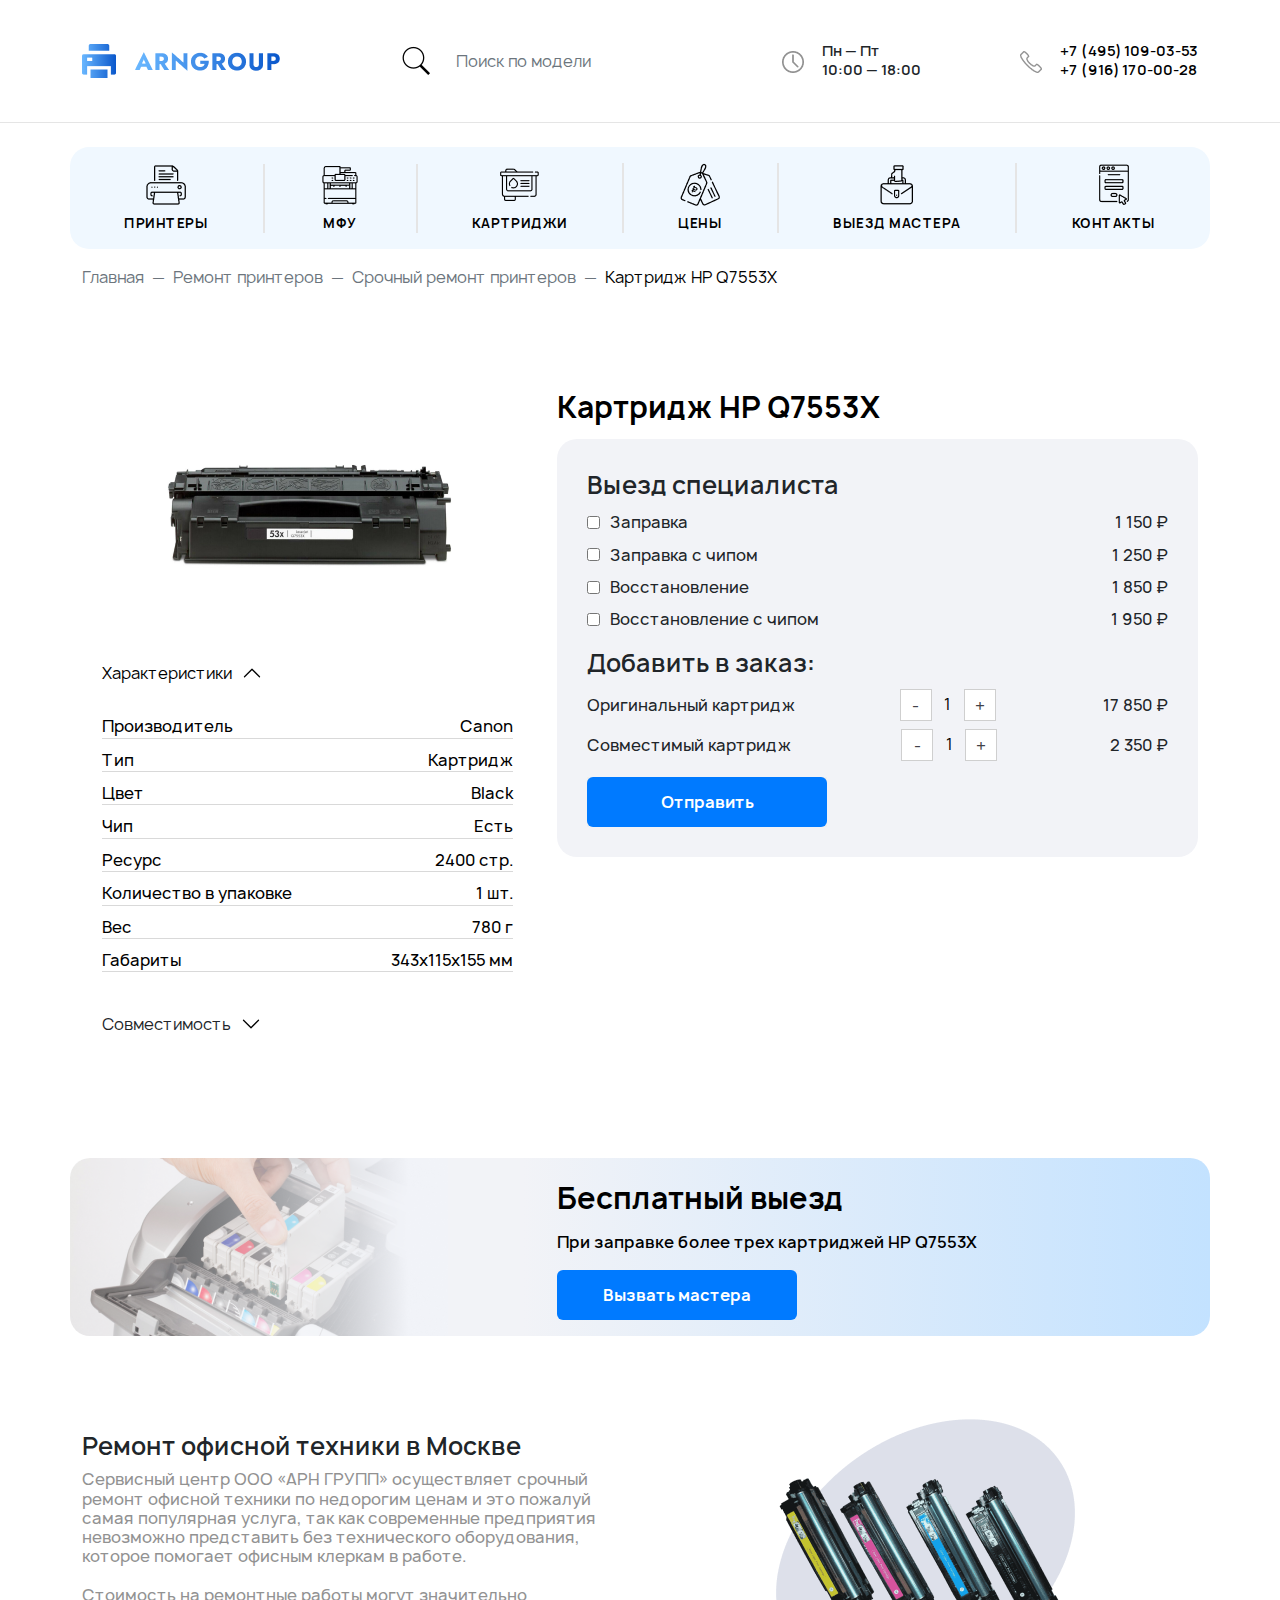
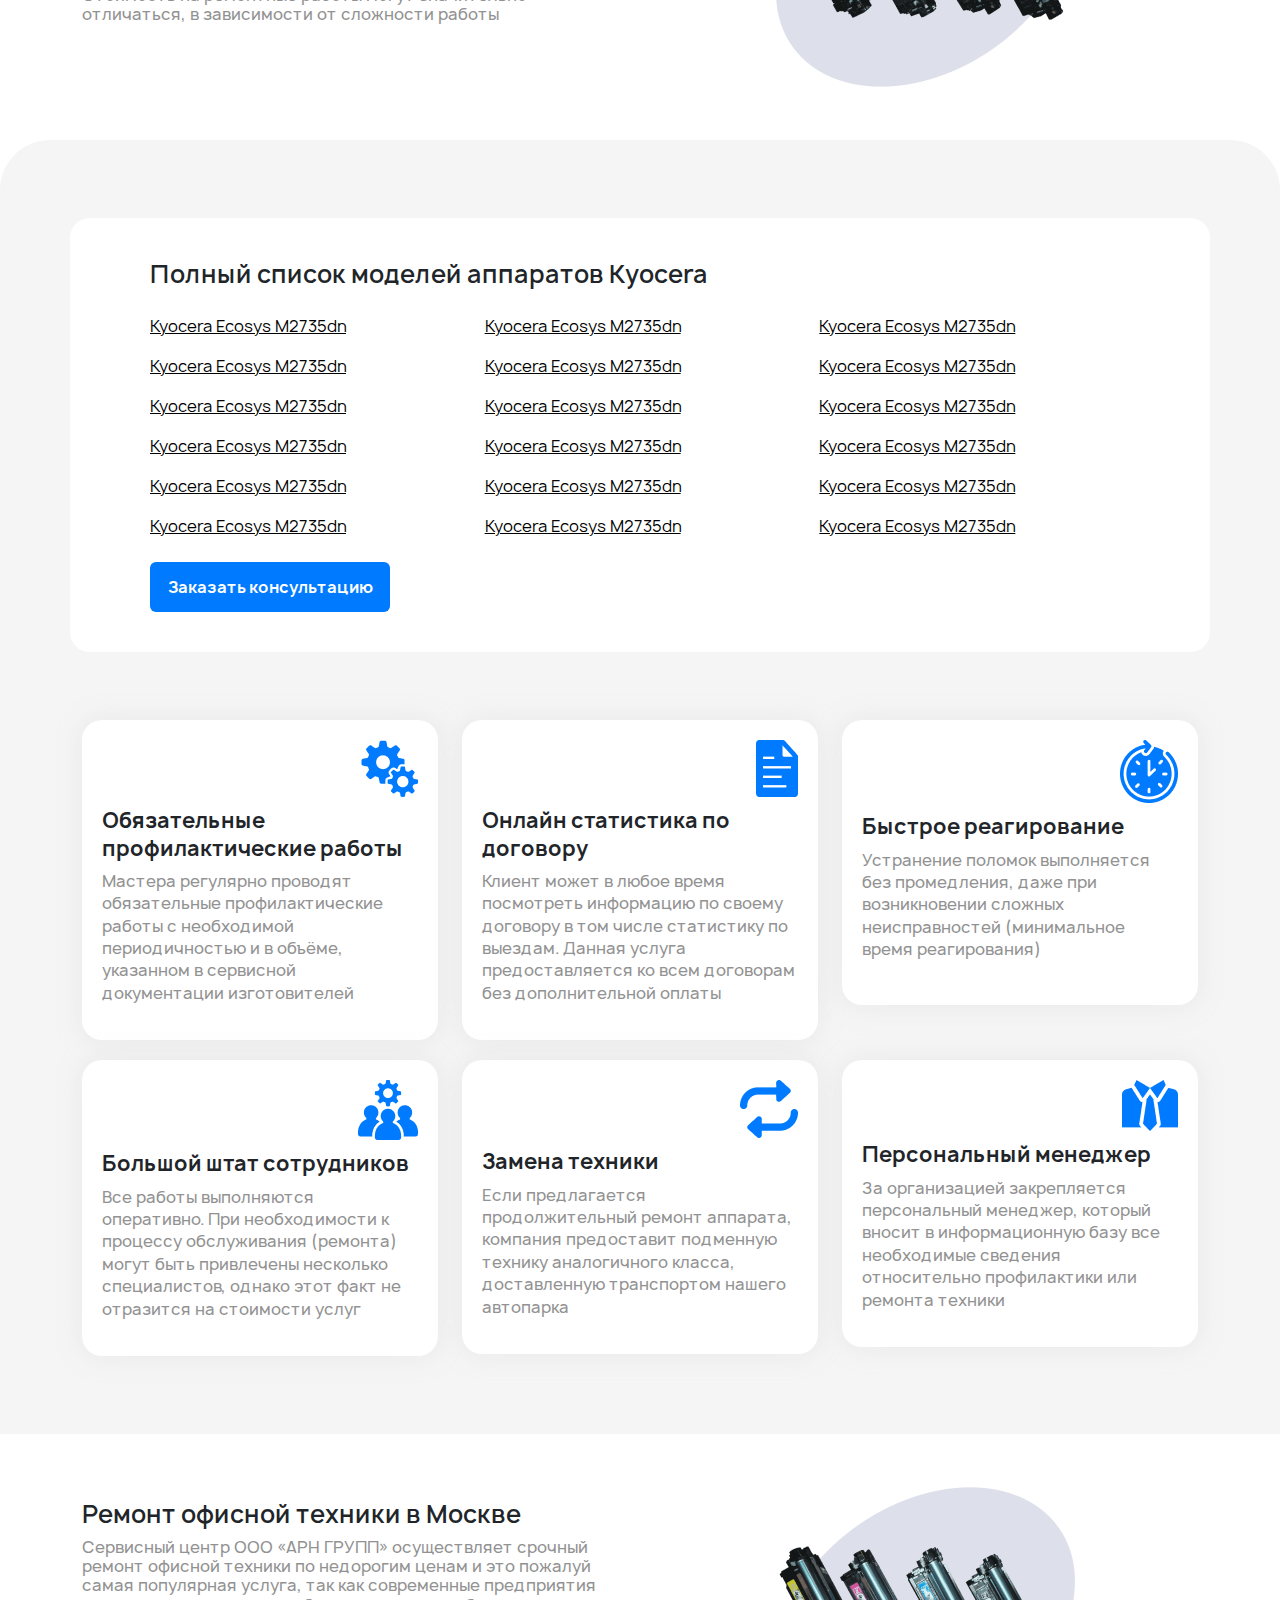
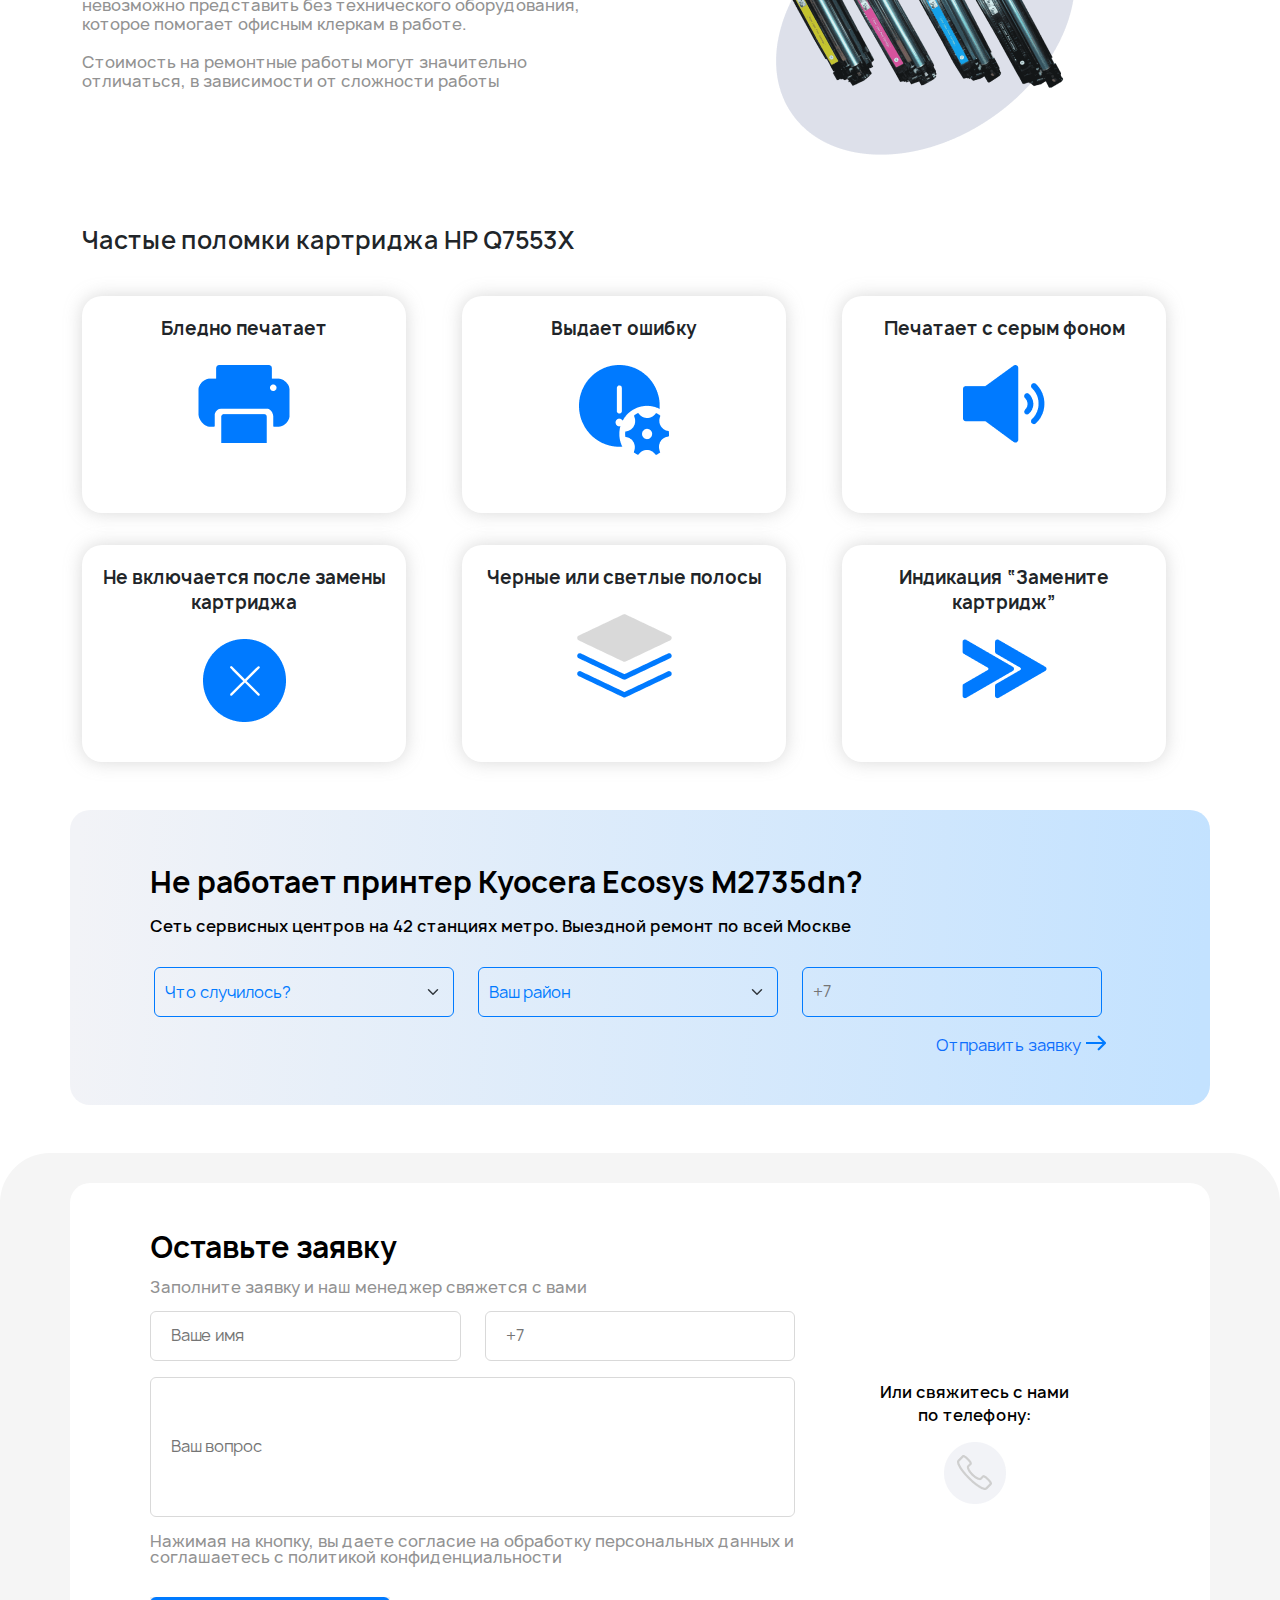
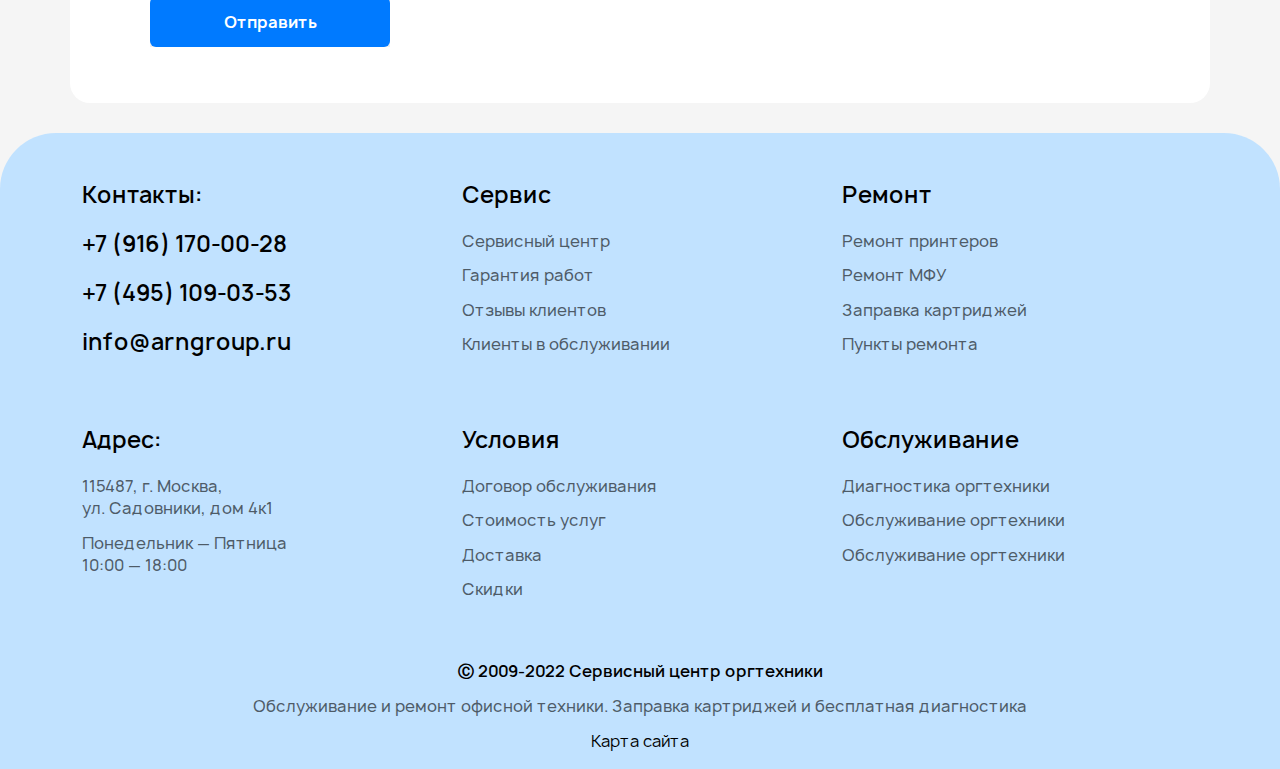
<file: cartridges.html>
<!DOCTYPE html>
<html lang="ru">
<head>
  <meta charset="UTF-8">
  <meta http-equiv="X-UA-Compatible" content="IE=edge">
  <meta name="viewport" content="width=device-width, initial-scale=1.0">
  

  <title>ARNGROUP</title>
  <link rel="shortcut icon" href="./img/Vector.png" type="image/x-icon">

  <!-- CSS only -->
  <link rel="stylesheet" href="./css/bootstrap.css">
  <link rel="stylesheet" href="./css/fontello.css">
  <!-- <link rel="stylesheet" href="./css/outline.css"> -->
  <link rel="stylesheet" href="./css/normalize.css">
  <link rel="stylesheet" href="./css/fonts.css">
  <link rel="stylesheet" href="./css/style.css">
  <link rel="stylesheet" href="./css/media.css">

</head>

<body>
  <nav class="navbar navbar-expand-lg navbar-light bg-light md-max-close">
    <div class="container-fluid">
      <button class="navbar-toggler" type="button" data-bs-toggle="collapse" data-bs-target="#navbarTogglerDemo03" aria-controls="navbarTogglerDemo03" aria-expanded="false" aria-label="Переключатель навигации">
        <span class="navbar-toggler-icon"></span>
      </button>
      <div class="header__title">
        <a href="index.html" class="title__link">
          <img src="./img/Vector.png" alt="Logo_print" class="title__img title__img-print me-2">
          <img src="./img/ARNGROUP.png" alt="Logo_name" class="title__img title__img-name">
        </a>
      </div> 
      <div class="header__search">
        <form action="#">
          <div class="input-group border-0 rounded-pill p-2">
            <div class="input-group-prepend">
              <label for="search_model" id="button-addon4" type="button" class="btn btn-link text-info border-reset"><img src="./img/search1.png" alt="Поиск"></label>
            </div>
            <input type="search" placeholder="Поиск по модели" aria-describedby="button-addon4" class="form-control bg-none border-reset border-0" id="search_model">
          </div>
        </form>
      </div>  
      <div class="collapse navbar-collapse" id="navbarTogglerDemo03">
        <ul class="navbar-nav me-auto mb-2 mb-lg-0 text-center fw-bold">
          <li class="nav-item">
            <a class="nav-link active" aria-current="page" href="./index.html">Главная</a>
          </li>
          <li class="nav-item">
            <a class="nav-link active" aria-current="page" href="./mfu__title.html">МФУ Kyocera</a>
          </li>
          <li class="nav-item">
            <a class="nav-link active" aria-current="page" href="./cartridges.html">Картридж</a>
          </li>
          <li class="nav-item">
            <a class="nav-link active" aria-current="page" href="./contacts.html">Контакты</a>
          </li>
        </ul>
      </div>
    </div>
  </nav>
  
  <header class="header__nav md-close">
    <div class="container">
      <div class="row">
        <div class="col-12 d-flex align-items-center justify-content-between">
          <div class="header__title">
            <a href="index.html" class="title__link">
              <img src="./img/Vector.png" alt="Logo_print" class="title__img title__img-print">
              <img src="./img/ARNGROUP.png" alt="Logo_name" class="title__img title__img-name">
            </a>
          </div> 
          <div class="header__search">
            <form action="#">
              <div class="input-group border-0 rounded-pill p-2">
                <div class="input-group-prepend">
                  <button id="button-addon4" type="button" class="btn btn-link text-info border-reset"><img src="./img/search1.png" alt="Поиск"></button>
                </div>
                <input type="search" placeholder="Поиск по модели" aria-describedby="button-addon4" class="form-control bg-none border-reset border-0">
              </div>
            </form>
          </div>  
          <div class="header__time d-flex align-items-center">
            <div class="time__img me-2">  
              <img src="./img/time.png" alt="Время работы">
            </div>
              <span class="time__descr">
                Пн — Пт <br> 10:00 — 18:00
              </span>
          </div>
          <div class="header__tel d-flex align-items-center">
            <div class="tel__img me-2">
              <img src="./img/tel.png" alt="Телефон">
            </div>
            <div class="d-flex align-items-center flex-column">
              <a class="tel__link" href="tel:+74951090353">+7 (495) 109-03-53</a>
              <a class="tel__link" href="tel:+79161700028">+7 (916) 170-00-28</a>
            </div> 
          </div>
      </div>
    </div>
  </header>

  <section class="header__messages my-4 md-max-close">
    <div class="container">
      <div class="row">
        <div class="header__messages__link messages__link text-center">
          <a href="tel:+79161700028" class="link">
            <img src="./img/whatUP.png" alt="whatsUP">
          </a>
          <a href="tel:+79161700028" class="link">
            <img src="./img/telegram.png" alt="telegram">
          </a>
          <a href="mailto:" class="link">
            <img src="./img/mail.png" alt="mail">
          </a>
        </div>
        <div class="text-center mt-3">
          <a href="#" class="link-primary master-link pe-4" data-bs-toggle="modal" data-bs-target="#exampleModal">Вызвать мастера</a>
        </div>
        <div class="text-center mt-3 mb-0">
          <p class="section__descr">Выездной ремонт по всей Москве</p>
        </div>
      </div>
    </div>
  </section>

  <section>
    <div class="container nav__menu md-close">
      <div class="row">
        <div class="col-12 border-reset">
          <ul class="nav__menu__list d-flex align-items-center justify-content-evenly">
            <li class="nav__menu__item btn-group">
              <div class="menu__container">
                <a href="#" class="d-flex flex-column align-items-center justify-content-center">
                  <img src="./img/print.png" alt="" class="img-fluid">
                  <span class="nav__menu__descr">принтеры</span>
                </a>
              </div>
              <ul class="dropdown-menu dropdown-menu-right dropdown-menu-lg-left mt-4 dropdown-list">
                <li class="dropdown-item">
                  <a href="print__brand.html">
                  HP
                  <div class="nested__list">
                    <a href="print__brand-model.html" class="nested__link">HP model</a>
                    <a href="#" class="nested__link">Пункт меню</a>
                    <a href="#" class="nested__link">Пункт меню</a>
                    <a href="#" class="nested__link">Пункт меню</a>
                    <a href="#" class="nested__link">Пункт меню</a>
                  </div>
                  </a>
                </li>
                <li class="dropdown-item">
                  <a href="#">
                  Пункт меню
                  <div class="nested__list">
                    <a href="#" class="nested__link">Пункт меню</a>
                    <a href="#" class="nested__link">Пункт меню</a>
                    <a href="#" class="nested__link">Пункт меню</a>
                    <a href="#" class="nested__link">Пункт меню</a>
                    <a href="#" class="nested__link">Пункт меню</a>
                  </div>
                  </a>
                </li>
                <li class="dropdown-item">
                  <a href="#">
                  Пункт меню
                  <div class="nested__list">
                    <a href="#" class="nested__link">Пункт меню</a>
                    <a href="#" class="nested__link">Пункт меню</a>
                    <a href="#" class="nested__link">Пункт меню</a>
                    <a href="#" class="nested__link">Пункт меню</a>
                    <a href="#" class="nested__link">Пункт меню</a>
                  </div>
                  </a>
                </li>
                <li class="dropdown-item">
                  <a href="#">
                  Пункт меню
                  <div class="nested__list">
                    <a href="#" class="nested__link">Пункт меню</a>
                    <a href="#" class="nested__link">Пункт меню</a>
                    <a href="#" class="nested__link">Пункт меню</a>
                    <a href="#" class="nested__link">Пункт меню</a>
                    <a href="#" class="nested__link">Пункт меню</a>
                  </div>
                  </a>
                </li>
                <li class="dropdown-item">
                  <a href="#">
                  Пункт меню
                  <div class="nested__list">
                    <a href="#" class="nested__link">Пункт меню</a>
                    <a href="#" class="nested__link">Пункт меню</a>
                    <a href="#" class="nested__link">Пункт меню</a>
                    <a href="#" class="nested__link">Пункт меню</a>
                    <a href="#" class="nested__link">Пункт меню</a>
                  </div>
                  </a>
                </li>

                <li class="dropdown-item">
                  <a href="#">
                  Пункт меню
                  <div class="nested__list">
                    <a href="#" class="nested__link">Пункт меню</a>
                    <a href="#" class="nested__link">Пункт меню</a>
                    <a href="#" class="nested__link">Пункт меню</a>
                    <a href="#" class="nested__link">Пункт меню</a>
                    <a href="#" class="nested__link">Пункт меню</a>
                  </div>
                  </a>
                </li>
                <li class="dropdown-item">
                  <a href="#">
                  Пункт меню
                  <div class="nested__list">
                    <a href="#" class="nested__link">Пункт меню</a>
                    <a href="#" class="nested__link">Пункт меню</a>
                    <a href="#" class="nested__link">Пункт меню</a>
                    <a href="#" class="nested__link">Пункт меню</a>
                    <a href="#" class="nested__link">Пункт меню</a>
                  </div>
                  </a>
                </li>
                <li class="dropdown-item">
                  <a href="#">
                  Пункт меню
                  <div class="nested__list">
                    <a href="#" class="nested__link">Пункт меню</a>
                    <a href="#" class="nested__link">Пункт меню</a>
                    <a href="#" class="nested__link">Пункт меню</a>
                    <a href="#" class="nested__link">Пункт меню</a>
                    <a href="#" class="nested__link">Пункт меню</a>
                  </div>
                  </a>
                </li>
              </ul>
            </li>
            <li class="nav__menu__item btn-group">
                <div class="menu__container d-flex flex-column align-items-center justify-content-center">
                  <a href="#" class="d-flex flex-column align-items-center justify-content-center">
                    <img src="./img/mfu.png" alt="Мфу" class="img-fluid">
                    <span class="nav__menu__descr">Мфу</span>
                  </a>
                </div>
              <ul class="dropdown-menu dropdown-menu-right dropdown-menu-lg-left mt-4 dropdown-list">
                <li class="dropdown-item">
                  <a href="#">
                  Пункт меню
                <div class="nested__list">
                    <a href="mfu__title.html" class="nested__link">MFU Kyocera</a>
                    <a href="#" class="nested__link">Пункт меню</a>
                    <a href="#" class="nested__link">Пункт меню</a>
                    <a href="#" class="nested__link">Пункт меню</a>
                    <a href="#" class="nested__link">Пункт меню</a>
                  </div>
                  </a>
                </li>
                <li class="dropdown-item">
                  <a href="#">
                  Пункт меню
                <div class="nested__list">
                    <a href="#" class="nested__link">Пункт меню</a>
                    <a href="#" class="nested__link">Пункт меню</a>
                    <a href="#" class="nested__link">Пункт меню</a>
                    <a href="#" class="nested__link">Пункт меню</a>
                    <a href="#" class="nested__link">Пункт меню</a>
                  </div>
                  </a>
                </li>
                <li class="dropdown-item">
                  <a href="#">
                  Пункт меню
                <div class="nested__list">
                    <a href="#" class="nested__link">Пункт меню</a>
                    <a href="#" class="nested__link">Пункт меню</a>
                    <a href="#" class="nested__link">Пункт меню</a>
                    <a href="#" class="nested__link">Пункт меню</a>
                    <a href="#" class="nested__link">Пункт меню</a>
                  </div>
                  </a>
                </li>
                <li class="dropdown-item">
                  <a href="#">
                  Пункт меню
                <div class="nested__list">
                    <a href="#" class="nested__link">Пункт меню</a>
                    <a href="#" class="nested__link">Пункт меню</a>
                    <a href="#" class="nested__link">Пункт меню</a>
                    <a href="#" class="nested__link">Пункт меню</a>
                    <a href="#" class="nested__link">Пункт меню</a>
                  </div>
                  </a>
                </li>
                <li class="dropdown-item">
                  <a href="#">
                  Пункт меню
                <div class="nested__list">
                    <a href="#" class="nested__link">Пункт меню</a>
                    <a href="#" class="nested__link">Пункт меню</a>
                    <a href="#" class="nested__link">Пункт меню</a>
                    <a href="#" class="nested__link">Пункт меню</a>
                    <a href="#" class="nested__link">Пункт меню</a>
                  </div>
                  </a>
                </li>
                <li class="dropdown-item">
                  <a href="#">
                  Пункт меню
                <div class="nested__list">
                    <a href="#" class="nested__link">Пункт меню</a>
                    <a href="#" class="nested__link">Пункт меню</a>
                    <a href="#" class="nested__link">Пункт меню</a>
                    <a href="#" class="nested__link">Пункт меню</a>
                    <a href="#" class="nested__link">Пункт меню</a>
                  </div>
                  </a>
                </li>
                <li class="dropdown-item">
                  <a href="#">
                  Пункт меню
                <div class="nested__list">
                    <a href="#" class="nested__link">Пункт меню</a>
                    <a href="#" class="nested__link">Пункт меню</a>
                    <a href="#" class="nested__link">Пункт меню</a>
                    <a href="#" class="nested__link">Пункт меню</a>
                    <a href="#" class="nested__link">Пункт меню</a>
                  </div>
                  </a>
                </li>
                <li class="dropdown-item">
                  <a href="#">
                  Пункт меню
                <div class="nested__list">
                    <a href="#" class="nested__link">Пункт меню</a>
                    <a href="#" class="nested__link">Пункт меню</a>
                    <a href="#" class="nested__link">Пункт меню</a>
                    <a href="#" class="nested__link">Пункт меню</a>
                    <a href="#" class="nested__link">Пункт меню</a>
                  </div>
                  </a>
                </li>
              </ul>
            </li>
            <li class="nav__menu__item btn-group dropdown-toggle" >
              <div class="menu__container d-flex flex-column align-items-center justify-content-center">
                <a href="#" class="d-flex flex-column align-items-center justify-content-center">
                  <img src="./img/kartr.png" alt="картриджи" class="img-fluid">
                  <span class="nav__menu__descr">картриджи</span>
                </a>
              </div>
              <ul class="dropdown-menu dropdown-menu-right dropdown-menu-lg-left mt-4 dropdown-list">
                <li class="dropdown-item">
                  <a href="#">
                  Пункт меню
                <div class="nested__list">
                  <a href="cartridges.html" class="nested__link">Картридж HP Q7553X</a>
                    <a href="#" class="nested__link">Пункт меню</a>
                    <a href="#" class="nested__link">Пункт меню</a>
                    <a href="#" class="nested__link">Пункт меню</a>
                    <a href="#" class="nested__link">Пункт меню</a>
                  </div>
                  </a>
                </li>
                <li class="dropdown-item">
                  <a href="#">
                  Пункт меню
                <div class="nested__list">
                    <a href="#" class="nested__link">Пункт меню</a>
                    <a href="#" class="nested__link">Пункт меню</a>
                    <a href="#" class="nested__link">Пункт меню</a>
                    <a href="#" class="nested__link">Пункт меню</a>
                    <a href="#" class="nested__link">Пункт меню</a>
                  </div>
                  </a>
                </li>
                <li class="dropdown-item">
                  <a href="#">
                  Пункт меню
                <div class="nested__list">
                    <a href="#" class="nested__link">Пункт меню</a>
                    <a href="#" class="nested__link">Пункт меню</a>
                    <a href="#" class="nested__link">Пункт меню</a>
                    <a href="#" class="nested__link">Пункт меню</a>
                    <a href="#" class="nested__link">Пункт меню</a>
                  </div>
                  </a>
                </li>
                <li class="dropdown-item">
                  <a href="#">
                  Пункт меню
                <div class="nested__list">
                    <a href="#" class="nested__link">Пункт меню</a>
                    <a href="#" class="nested__link">Пункт меню</a>
                    <a href="#" class="nested__link">Пункт меню</a>
                    <a href="#" class="nested__link">Пункт меню</a>
                    <a href="#" class="nested__link">Пункт меню</a>
                  </div>
                  </a>
                </li>
                <li class="dropdown-item">
                  <a href="#">
                  Пункт меню
                <div class="nested__list">
                    <a href="#" class="nested__link">Пункт меню</a>
                    <a href="#" class="nested__link">Пункт меню</a>
                    <a href="#" class="nested__link">Пункт меню</a>
                    <a href="#" class="nested__link">Пункт меню</a>
                    <a href="#" class="nested__link">Пункт меню</a>
                  </div>
                  </a>
                </li>
                <li class="dropdown-item">
                  <a href="#">
                  Пункт меню
                <div class="nested__list">
                    <a href="#" class="nested__link">Пункт меню</a>
                    <a href="#" class="nested__link">Пункт меню</a>
                    <a href="#" class="nested__link">Пункт меню</a>
                    <a href="#" class="nested__link">Пункт меню</a>
                    <a href="#" class="nested__link">Пункт меню</a>
                  </div>
                  </a>
                </li>
                <li class="dropdown-item">
                  <a href="#">
                  Пункт меню
                <div class="nested__list">
                    <a href="#" class="nested__link">Пункт меню</a>
                    <a href="#" class="nested__link">Пункт меню</a>
                    <a href="#" class="nested__link">Пункт меню</a>
                    <a href="#" class="nested__link">Пункт меню</a>
                    <a href="#" class="nested__link">Пункт меню</a>
                  </div>
                  </a>
                </li>
                <li class="dropdown-item">
                  <a href="#">
                  Пункт меню
                <div class="nested__list">
                    <a href="#" class="nested__link">Пункт меню</a>
                    <a href="#" class="nested__link">Пункт меню</a>
                    <a href="#" class="nested__link">Пункт меню</a>
                    <a href="#" class="nested__link">Пункт меню</a>
                    <a href="#" class="nested__link">Пункт меню</a>
                  </div>
                  </a>
                </li>
              </ul>
            </li>
            <li class="nav__menu__item btn-group dropdown-toggle" >
              <div class="menu__container">
                <a href="#" class="d-flex flex-column align-items-center justify-content-center">
                  <img src="./img/price.png" alt="цены" class="img-fluid">
                  <span class="nav__menu__descr">цены</span>
                </a>
              </div>
            </li>
            <li class="nav__menu__item btn-group dropdown-toggle" >
              <div class="menu__container">
                <a href="#" class="d-flex flex-column align-items-center justify-content-center">
                  <img src="./img/masters.png" alt="Выезд мастера" class="img-fluid">
                  <span class="nav__menu__descr">выезд мастера</span>
                </a>  
              </div>
            </li>
            <li class="nav__menu__item btn-group dropdown-toggle" >
              <div class="menu__container">
                <a href="contacts.html" class="d-flex flex-column align-items-center justify-content-center">
                  <img src="./img/contacts.png" alt="Контакты" class="img-fluid">
                  <span class="nav__menu__descr">контакты</span>
                </a>
              </div>
            </li>
          </ul>
        </div>
      </div>
    </div>
  </section>

  <section class="section__breadcumbs mt-3">
    <div class="container">
      <div class="row">
        <div class="col-12">
          <nav aria-label="breadcrumb">
            <ol class="breadcrumb d-flex justify-content-center justify-content-lg-start">
              <li class="breadcrumb-item"><a href="index.html">Главная</a></li>
              <li class="breadcrumb-item"><a href="print__brand.html">Ремонт принтеров</a></li>
              <li class="breadcrumb-item"><a href="print__brand-model.html">Срочный ремонт принтеров</a></li>
              <li class="breadcrumb-item active" aria-current="page">Картридж HP Q7553X</li>
            </ol>
          </nav>
        </div>
      </div>
    </div>
  </section>

  <section class="section-offset my-5 cartridge">
    <div class="container">
      <div class="row">
        <div class="col-12 col-md-5 text-center">
          <img src="./img/cartridge_hp.png" alt="Картридж">
          <div class="accordion" id="accordionPanelsStayOpenExample">
            <div class="accordion-item accordion-item-carttidge">
              <h2 class="accordion-header accordion-header-carttidge" id="panelsStayOpen-headingOne">
                <button class="accordion-button accordion-button-carttidge" type="button" data-bs-toggle="collapse" data-bs-target="#panelsStayOpen-collapseOne" aria-expanded="true" aria-controls="panelsStayOpen-collapseOne">
                  Характеристики
                </button>
              </h2>
              <div id="panelsStayOpen-collapseOne" class="accordion-collapse collapse show" aria-labelledby="panelsStayOpen-headingOne">
                <ul class="accordion-body accordion-body-cartridge">
                  <li class="accordion-item-cartridge">
                    <span class="accordion-item-cartrige-descr">Производитель</span>
                    <span class="accordion-item-cartrige-value">Canon</span>
                  </li>
                  <li class="accordion-item-cartridge">
                    <span class="accordion-item-cartrige-descr">Тип</span>
                    <span class="accordion-item-cartrige-value">Картридж</span>
                  </li>
                  <li class="accordion-item-cartridge">
                    <span class="accordion-item-cartrige-descr">Цвет</span>
                    <span class="accordion-item-cartrige-value">Black</span>
                  </li>
                  <li class="accordion-item-cartridge">
                    <span class="accordion-item-cartrige-descr">Чип</span>
                    <span class="accordion-item-cartrige-value">Есть</span>
                  </li>
                  <li class="accordion-item-cartridge">
                    <span class="accordion-item-cartrige-descr">Ресурс</span>
                    <span class="accordion-item-cartrige-value">2400 стр.</span>
                  </li>
                  <li class="accordion-item-cartridge">
                    <span class="accordion-item-cartrige-descr">Количество в упаковке</span>
                    <span class="accordion-item-cartrige-value">1 шт.</span>
                  </li>
                  <li class="accordion-item-cartridge">
                    <span class="accordion-item-cartrige-descr">Вес</span>
                    <span class="accordion-item-cartrige-value">780 г</span>
                  </li>
                  <li class="accordion-item-cartridge">
                    <span class="accordion-item-cartrige-descr">Габариты</span>
                    <span class="accordion-item-cartrige-value">343х115х155 мм</span>
                  </li>
                </ul>
              </div>
            </div>
            <div class="accordion-item">
              <h2 class="accordion-header accordion-header-carttidge" id="panelsStayOpen-headingTwo">
                <button class="accordion-button accordion-button-carttidge collapsed" type="button" data-bs-toggle="collapse" data-bs-target="#panelsStayOpen-collapseTwo" aria-expanded="false" aria-controls="panelsStayOpen-collapseTwo">
                  Совместимость
                </button>
              </h2>
              <div id="panelsStayOpen-collapseTwo" class="accordion-collapse collapse" aria-labelledby="panelsStayOpen-headingTwo">
               <ul class="accordion-body accordion-body-cartridge">
                  <li class="accordion-item-cartridge">
                    <span class="accordion-item-cartrige-descr">Производитель</span>
                    <span class="accordion-item-cartrige-value">Canon</span>
                  </li>
                  <li class="accordion-item-cartridge">
                    <span class="accordion-item-cartrige-descr">Тип</span>
                    <span class="accordion-item-cartrige-value">Картридж</span>
                  </li>
                  <li class="accordion-item-cartridge">
                    <span class="accordion-item-cartrige-descr">Цвет</span>
                    <span class="accordion-item-cartrige-value">Black</span>
                  </li>
                  <li class="accordion-item-cartridge">
                    <span class="accordion-item-cartrige-descr">Чип</span>
                    <span class="accordion-item-cartrige-value">Есть</span>
                  </li>
                  <li class="accordion-item-cartridge">
                    <span class="accordion-item-cartrige-descr">Ресурс</span>
                    <span class="accordion-item-cartrige-value">2400 стр.</span>
                  </li>
                  <li class="accordion-item-cartridge">
                    <span class="accordion-item-cartrige-descr">Количество в упаковке</span>
                    <span class="accordion-item-cartrige-value">1 шт.</span>
                  </li>
                  <li class="accordion-item-cartridge">
                    <span class="accordion-item-cartrige-descr">Вес</span>
                    <span class="accordion-item-cartrige-value">780 г</span>
                  </li>
                  <li class="accordion-item-cartridge">
                    <span class="accordion-item-cartrige-descr">Габариты</span>
                    <span class="accordion-item-cartrige-value">343х115х155 мм</span>
                  </li>
                </ul>
              </div>
            </div>
          </div>
        </div>

        <div class="col-12 col-md-7">
          <h2 class="section__title">Картридж HP Q7553X</h2>
          <form action="#" method="post" class="cartridges__form">
            <div class="specialists">
              <h3 class="service__title">Выезд специалиста</h3>
              <div class="check__block">
                <input type="checkbox" class="cartridges__input" name="refill" id="refill">
                <label class="cartridges__lable" for="refill">Заправка</label>
                <span class="check__descr">1 150 ₽</span>
              </div>
              <div class="check__block">
                <input type="checkbox" class="cartridges__input" name="chip" id="chip">
                <label class="cartridges__lable" for="chip">Заправка с чипом</label>
                <span class="check__descr">1 250 ₽</span>
              </div>
              <div class="check__block">
                <input type="checkbox" class="cartridges__input" name="recovery" id="recovery">
                <label class="cartridges__lable" for="recovery">Восстановление</label>
                <span class="check__descr">1 850 ₽</span>
              </div>
              <div class="check__block">
                <input type="checkbox" class="cartridges__input" name="recovery_chip" id="recovery_chip">
                <label class="cartridges__lable" for="recovery_chip">Восстановление с чипом</label>
                <span class="check__descr">1 950 ₽</span>
              </div>
            </div>
            <div class="additionally mt-3">
              <h3 class="service__title">Добавить в заказ:</h3>
              <div class="check__block">
                <label>Оригинальный картридж</label>
                <div class="input-number input-number1">
                  <div class="input-number__minus input-number__minus1">-</div>
                  <input class="input-number__input input-number__input1" type="text" pattern="^[0-9]+$" value="1">
                  <div class="input-number__plus input-number__plus1">+</div>
                </div>
                <span class="check__descr">17 850 ₽</span>
              </div>
              <div class="check__block mt-2">
                <label>Совместимый картридж</label>
                <div class="input-number input-number2">
                  <div class="input-number__minus input-number__minus2">-</div>
                  <input class="input-number__input input-number__input2" type="text" pattern="^[0-9]+$" value="1">
                  <div class="input-number__plus input-number__plus2">+</div>
                </div>
                <span class="check__descr">2 350 ₽</span>
              </div>
            </div>
            <div class="col-12 mt-3">
              <button type="submit" ><a href="#" class="btn btn-perfect btn_call">Отправить</a></button>
            </div>
          </form>
        </div>
      </div>
    </div>
  </section>

  <section class="section-offset consultation m-5 sm-close">
    <div class="container container__consultation__cartridges py-3">
      <div class="row">
        <div class="col-5">
        </div>
        <div class="col-7">
          <h2 class="section__title">Бесплатный выезд</h2>
          <span class="tel__descr">При заправке более трех картриджей HP Q7553X</span>
            <a href="#" role="button" data-bs-toggle="modal" data-bs-target="#exampleModal" class="btn btn-perfect btn_call mt-3">Вызвать мастера</a> 
        </div>
      </div>
    </div>
  </section>

  <section class="my-5 sm-close">
    <div class="container mt-3">
      <div class="row">
        <div class="col-md-6 pt-3">
          <h3 class="service__title">Ремонт офисной техники в Москве</h3>
          <p class="service__descr">Сервисный центр ООО «АРН ГРУПП» осуществляет срочный ремонт офисной техники по недорогим ценам 
            и это пожалуй самая популярная услуга, так как современные предприятия невозможно представить 
            без технического оборудования, которое помогает офисным клеркам в работе. 
            <br><br>
            Стоимость на ремонтные работы могут значительно отличаться, в зависимости 
            от сложности работы</p>
        </div>
        <div class="col-md-6">
          <div class="service__block__img service__three service__cartridge">
            <img src="./img/cartridges__list.png" alt="мфу" class="service__img">
          </div>
        </div>
      </div>
    </div>
  </section>

  <section class="section-offset service sm-close">
    <div class="container container__accord my-5">
      <h3 class="service__title">Полный список моделей аппаратов Kyocera</h3>
      <div class="row">
        <div class="col-md-4 col-12">
          <ul class="model__list">
            <li class="model__item">
              <a href="" class="model__link">
              Kyocera Ecosys M2735dn
              </a>
            </li>
            <li class="model__item">
              <a href="" class="model__link">
              Kyocera Ecosys M2735dn
              </a>
            </li>
            <li class="model__item">
              <a href="" class="model__link">
              Kyocera Ecosys M2735dn
              </a>
            </li>
            <li class="model__item">
              <a href="" class="model__link">
              Kyocera Ecosys M2735dn
              </a>
            </li>
            <li class="model__item">
              <a href="" class="model__link">
              Kyocera Ecosys M2735dn
              </a>
            </li>
            <li class="model__item">
              <a href="" class="model__link">
              Kyocera Ecosys M2735dn
              </a>
            </li>
          </ul>
        </div>
        <div class="col-md-4 col-12">
          <ul class="model__list">
            <li class="model__item">
              <a href="" class="model__link">
              Kyocera Ecosys M2735dn
              </a>
            </li>
            <li class="model__item">
              <a href="" class="model__link">
              Kyocera Ecosys M2735dn
              </a>
            </li>
            <li class="model__item">
              <a href="" class="model__link">
              Kyocera Ecosys M2735dn
              </a>
            </li>
            <li class="model__item">
              <a href="" class="model__link">
              Kyocera Ecosys M2735dn
              </a>
            </li>
            <li class="model__item">
              <a href="" class="model__link">
              Kyocera Ecosys M2735dn
              </a>
            </li>
            <li class="model__item">
              <a href="" class="model__link">
              Kyocera Ecosys M2735dn
              </a>
            </li>
          </ul>
        </div>
        <div class="col-md-4 col-12">
          <ul class="model__list">
            <li class="model__item">
              <a href="" class="model__link">
              Kyocera Ecosys M2735dn
              </a>
            </li>
            <li class="model__item">
              <a href="" class="model__link">
              Kyocera Ecosys M2735dn
              </a>
            </li>
            <li class="model__item">
              <a href="" class="model__link">
              Kyocera Ecosys M2735dn
              </a>
            </li>
            <li class="model__item">
              <a href="" class="model__link">
              Kyocera Ecosys M2735dn
              </a>
            </li>
            <li class="model__item">
              <a href="" class="model__link">
              Kyocera Ecosys M2735dn
              </a>
            </li>
            <li class="model__item">
              <a href="" class="model__link">
              Kyocera Ecosys M2735dn
              </a>
            </li>
          </ul>
        </div>
      </div>
      <div class="row">
        <div class="col-12">
          <a href="#" role="button" data-bs-toggle="modal" data-bs-target="#exampleModal" class="btn btn-perfect mt-4 btn_call">Заказать консультацию</a>
        </div>
      </div>
    </div>

    <div class="container my-5">
      <ul class="row advantages__list">
        <li class="col-4 advantages__item">
          <div class="advantages__block">
            <img src="./img/advantages__img1.png" alt="advantages__img1" class="advantages__img">
            <h4 class="advantages__title">Обязательные профилактические работы</h4>
            <p class="advantages__descr">Мастера регулярно проводят обязательные профилактические работы с необходимой периодичностью и в объёме, указанном в сервисной документации изготовителей</p>
          </div>
          </li>
        <li class="col-4 advantages__item">
          <div class="advantages__block">
            <img src="./img/advantages__img2.png" alt="advantages__img2" class="advantages__img">
            <h4 class="advantages__title">Онлайн статистика по договору</h4>
              <p class="advantages__descr">Клиент может в любое время посмотреть информацию по своему договору в том числе статистику по выездам. Данная услуга предоставляется ко всем договорам без дополнительной оплаты</p>
          </div>
        </li>
        <li class="col-4 advantages__item">
          <div class="advantages__block">
            <img src="./img/advantages__img3.png" alt="advantages__img3" class="advantages__img">
            <h4 class="advantages__title">Быстрое реагирование</h4>
            <p class="advantages__descr">Устранение поломок выполняется без промедления, даже при возникновении сложных неисправностей (минимальное время реагирования)</p>
          </div>
          </li>
        <li class="col-4 advantages__item">
          <div class="advantages__block">
            <img src="./img/advantages__img4.png" alt="advantages__img4" class="advantages__img">
            <h4 class="advantages__title">Большой штат сотрудников</h4>
            <p class="advantages__descr">Все работы выполняются оперативно. При необходимости к процессу обслуживания (ремонта) могут быть привлечены несколько специалистов, однако этот факт не отразится на стоимости услуг</p>
          </div>
        </li>
        <li class="col-4 advantages__item">
          <div class="advantages__block">
            <img src="./img/advantages__img5.png" alt="advantages__img5" class="advantages__img">
            <h4 class="advantages__title">Замена техники</h4>
            <p class="advantages__descr">Если предлагается продолжительный ремонт аппарата, компания предоставит подменную технику аналогичного класса, доставленную транспортом нашего автопарка</p>
          </div>
          </li>
        <li class="col-4 advantages__item">
          <div class="advantages__block">
            <img src="./img/advantages__img6.png" alt="advantages__img6" class="advantages__img">
            <h4 class="advantages__title"> Персональный менеджер</h4>
            <p class="advantages__descr">За организацией закрепляется персональный менеджер, который вносит в информационную базу все необходимые сведения относительно профилактики или ремонта техники</p>
          </div>
        </li>
      </ul>
    </div>
  </section>

  <section class="my-5 sm-close">
    <div class="container mt-3">
      <div class="row">
        <div class="col-md-6 pt-3">
          <h3 class="service__title">Ремонт офисной техники в Москве</h3>
          <p class="service__descr">Сервисный центр ООО «АРН ГРУПП» осуществляет срочный ремонт офисной техники по недорогим ценам 
            и это пожалуй самая популярная услуга, так как современные предприятия невозможно представить 
            без технического оборудования, которое помогает офисным клеркам в работе. 
            <br><br>
            Стоимость на ремонтные работы могут значительно отличаться, в зависимости 
            от сложности работы</p>
        </div>
        <div class="col-md-6">
          <div class="service__block__img service__three service__cartridge">
            <img src="./img/cartridges__list.png" alt="мфу" class="service__img">
          </div>
        </div>
      </div>
    </div>
  </section>

  <section class="my-5 sm-close">
    <div class="container mt-3">
      <div class="row">
        <div class="col-12 pt-3">
          <h3 class="service__title">Частые поломки картриджа HP Q7553X </h3>
        </div>
      </div>
      <ul class="row text-center">
        <li class="col-4 breakdowns">
          <div class="breakdowns__block">  
            <h4 class="breakdowns__title mb-4">
              Бледно печатает
            </h4>
            <img src="./img/breakdowns__print.png" alt="print" class="breakdowns__img">
          </div>
        </li>
        <li class="col-4 breakdowns">
          <div class="breakdowns__block">  
            <h4 class="breakdowns__title mb-4">
              Выдает ошибку
            </h4>
            <img src="./img/breakdowns__error.png" alt="error" class="breakdowns__img">
          </div>
        </li>
        <li class="col-4 breakdowns">
          <div class="breakdowns__block">  
            <h4 class="breakdowns__title mb-4">
              Печатает с серым фоном
            </h4>
            <img src="./img/breakdowns__volume.png" alt="volume" class="breakdowns__img">
          </div>
        </li>
        <li class="col-4 breakdowns">
          <div class="breakdowns__block">  
          <h4 class="breakdowns__title mb-4">
              Не включается после замены картриджа 
            </h4>
            <img src="./img/breakdowns__noactive.png" alt="noactive" class="breakdowns__img">
          </div>
        </li>
        <li class="col-4 breakdowns">
          <div class="breakdowns__block">  
            <h4 class="breakdowns__title mb-4">
              Черные или светлые полосы
            </h4>
            <img src="./img/gray__fon.png" alt="gray__fon" class="breakdowns__img">
          </div>
        </li>
        <li class="col-4 breakdowns">
          <div class="breakdowns__block">  
            <h4 class="breakdowns__title mb-4">
              Индикация “Замените картридж”
            </h4>
            <img src="./img/cartrd__new.png" alt="cartrd__new" class="breakdowns__img">
          </div>
        </li>
      </ul>
    </div>
  </section>

  <section class="my-5 sm-close"> 
    <div class="container container__breakdowns py-5">
      <div class="row">
        <div class="col-12">
          <h2 class="section__title">Не работает принтер Kyocera Ecosys M2735dn?</h2>
          <span class="tel__descr">Сеть сервисных центров на 42 станциях метро. Выездной ремонт по всей Москве</span>
          <form class="row mb-3 g-3 breakdowns__form repair-form" novalidate>
            <div class="row">
              <div class="col-md-4 col-12">
                <select class="form-select breakdowns__input" id="breakdownsSelect1" required>
                  <option selected disabled value="">Что случилось?</option>
                  <option>...</option>
                  <option>...</option>
                  <option>...</option>
                  <option>...</option>
                </select>
              </div>
              <div class="col-md-4 col-12">
                <select class="form-select breakdowns__input" id="breakdownsSelect2" required>
                  <option selected disabled value="">Ваш район</option>
                  <option>...</option>
                  <option>...</option>
                  <option>...</option>
                  <option>...</option>
                </select>
              </div>
              <div class="col-md-4 col-12">
                <input type="tel" placeholder="+7" required class="breakdowns__input">
              </div>
            </div>
          </form>
        </div>
        <div class="row">
          <div class="col-12 arrow">
            <a href="#" class="link-primary breakdowns__link">Отправить заявку</a>
          </div>
        </div>
      </div>
    </div>
  </section>

  <section class="section-offset service">
    <div class="container container__accord">
      <div class="row">
        <div class="col-lg-8">
          <form action="#" method="get" class="form__link">
            <h2 class="section__title">Оставьте заявку</h2>
            <p class="form__link__descr">Заполните заявку и наш менеджер свяжется с вами</p>
            
            <div class="row">
              <div class="col-lg-6 col-12 mt-lg-0 mt-3">
                <input class="form__link__input" type="text" name="Name" id="FirsName" required placeholder="Ваше имя">
              </div>
              <div class="col-lg-6 col-12 mt-lg-0 mt-3">
                <input class="form__link__input" type="tel" name="tel" id="tel" required placeholder="+7">
              </div>
            </div>

            <div class="row my-3">
              <div class="col-12">
                <input type="text" class="form__link__input form__link__question" name="question" id="question" placeholder="Ваш вопрос">
              </div>
            </div>
            <div class="row">
              <div class="col-12">
                <p class="form__link__descr">Нажимая на кнопку, вы даете согласие на обработку персональных данных и соглашаетесь c политикой конфиденциальности</p>
              </div>
              <div class="col-12 text-center text-lg-start my-3">
                <button type="submit" ><a href="#" class="btn btn-perfect btn_call btn-mobile">Отправить</a></button>
              </div>
            </div>
          </form>
        </div>
        <div class="col-lg-4 mt-lg-0 mt-5 tel__section md-close">
          <h3 class="tel__descr mb-3">Или свяжитесь с нами <br> по телефону:</h3>
          <img src="./img/tel_form.png" alt="tel" class="img-fluid">
        </div>
      </div>
    </div>
  </section>

  <footer class="footer-bg text-lg-start text-center">
    <div class="footer">
      <div class="container pt-5">
        <div class="row ">
          <div class="col-12 col-md-4">
            <ul class="footer__contacts footer__list">
              <li class="footer__item footer__head">
                Контакты:
              </li>
              <li class="footer__item footer__head">
                +7 (916) 170-00-28
              </li>
              <li class="footer__item footer__head">
                +7 (495) 109-03-53
              </li>
              <li class="footer__item footer__head">
                info@arngroup.ru
              </li>
            </ul>
          </div>
          <div class="col-12 col-md-4">
            <ul class="footer__service footer__list">
              <li class="footer__item footer__head">
                Сервис
              </li>
              <li class="footer__item ">
                Сервисный центр
              </li>
              <li class="footer__item">
                Гарантия работ
              </li>
              <li class="footer__item">
                Отзывы клиентов
              </li>
              <li class="footer__item">
                Клиенты в обслуживании
              </li>
            </ul>
          </div>
          <div class="col-12 col-md-4">
            <ul class="footer__repair footer__list">
              <li class="footer__item footer__head">
                Ремонт
              </li>
              <li class="footer__item">
                Ремонт принтеров
              </li>
              <li class="footer__item">
                Ремонт МФУ
              </li>
              <li class="footer__item">
                Заправка картриджей
              </li>
              <li class="footer__item">
                Пункты ремонта
              </li>
            </ul>
          </div>
        </div>

        <div class="row my-md-5">
          <div class="col-12 col-md-4">
            <ul class="footer__contacts footer__list">
              <li class="footer__item footer__head">
                Адрес:
              </li>
              <li class="footer__item ">
                115487, г. Москва, 
                <br> ул. Садовники, дом 4к1
              </li>
              <li class="footer__item ">
                Понедельник — Пятница
                <br> 10:00 — 18:00
              </li>
            </ul>
          </div>
          <div class="col-12 col-md-4">
            <ul class="footer__service footer__list">
              <li class="footer__item footer__head">
                Условия
              </li>
              <li class="footer__item ">
                Договор обслуживания
              </li>
              <li class="footer__item">
                Стоимость услуг
              </li>
              <li class="footer__item">
                Доставка
              </li>
              <li class="footer__item">
                Скидки
              </li>
            </ul>
          </div>
          <div class="col-12 col-md-4">
            <ul class="footer__repair footer__list">
              <li class="footer__item footer__head">
                Обслуживание
              </li>
              <li class="footer__item">
                Диагностика оргтехники
              </li>
              <li class="footer__item">
                Обслуживание оргтехники
              </li>
              <li class="footer__item">
                Обслуживание оргтехники
              </li>
            </ul>
          </div>
        </div>
        <div class="row pb-3">
          <div class="col-12 text-center">
            <h3 class="footer__title footer__item">Ⓒ 2009-2022 Сервисный центр оргтехники</h3>
            <p class="footer__item">Обслуживание и ремонт офисной техники. Заправка картриджей и бесплатная диагностика</p>
            <a href="#" class="footer__map">Карта сайта</a>
          </div>
        </div>
      </div>
    </div>
  </footer>
 <!-- Modal -->
 <div class="modal fade" id="exampleModal" tabindex="-1" aria-labelledby="exampleModalLabel" aria-hidden="true">
  <div class="modal-dialog">
    <div class="modal-content">
      <div class="modal-header border-0">
        <button type="button" class="close modal__button" data-bs-dismiss="modal" aria-label="Close">
        </button>
      </div>
      <div class="modal-body pt-0">
          <form action="" method="post">
              <h3 class="modal-title" id="exampleModalLabel">Заказать обратный звонок</h3>
              <p class="modal__descr form__link__descr">Заполните заявку и наш менеджер свяжется с вами</p>
              <div class="row">
                  <div class="col-12 mt-lg-0 my-3">
                    <input class="form__link__input modal-input" type="text" name="Name" id="FirsName" required placeholder="Ваше имя">
                  </div>
                  <div class="col-12 mt-lg-0 mt-3">
                    <input class="form__link__input modal-input" type="tel" name="tel" id="tel" required placeholder="+7">
                  </div>
                </div>
  
                <div class="row my-3">
                  <div class="col-12">
                    <input type="text" class="form__link__input modal-input form__link__question" name="question" id="question" placeholder="Ваш вопрос">
                  </div>
                </div>
                <div class="row">
                  <div class="col-12">
                    <p class="form__link__descr modal__descr_small">Нажимая на кнопку, вы даете согласие на обработку персональных данных и соглашаетесь c политикой конфиденциальности</p>
                  </div>
                  <div class="col-12 mb-3">
                    <button type="submit" data-bs-dismiss="modal" class="btn btn-perfect btn_call modal__btn">Отправить</button>
                  </div>
                </div>
          </form>
      </div>
      <!-- <div class="modal-footer">
        <button type="button" class="btn btn-secondary" >Close</button>
        <button type="button" class="btn btn-primary">Save changes</button>
      </div> -->
    </div>
  </div>
</div>

  <script src="./js/bootstrap.bundle.js"></script>
  <script src="./js/accord.js"></script>
  <script src="./js/number.js"></script>
</body>

</html>
</file>
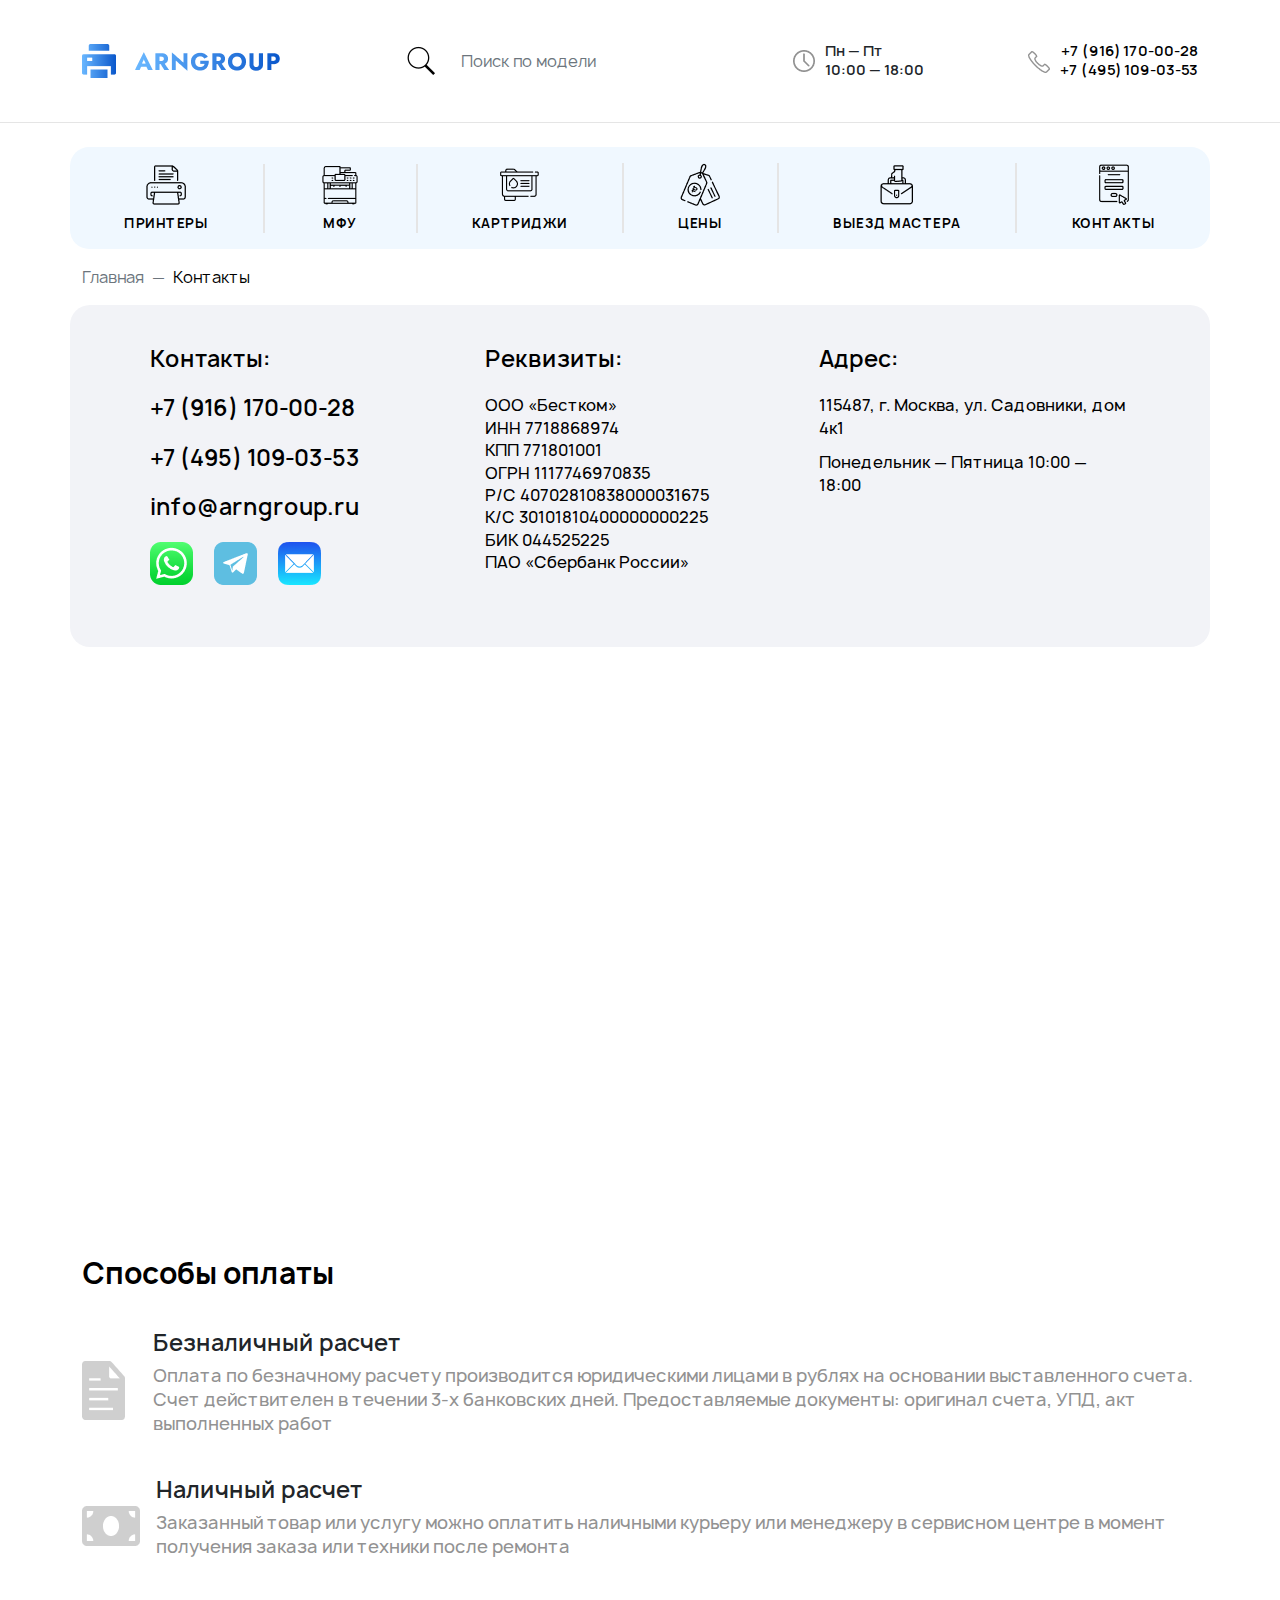
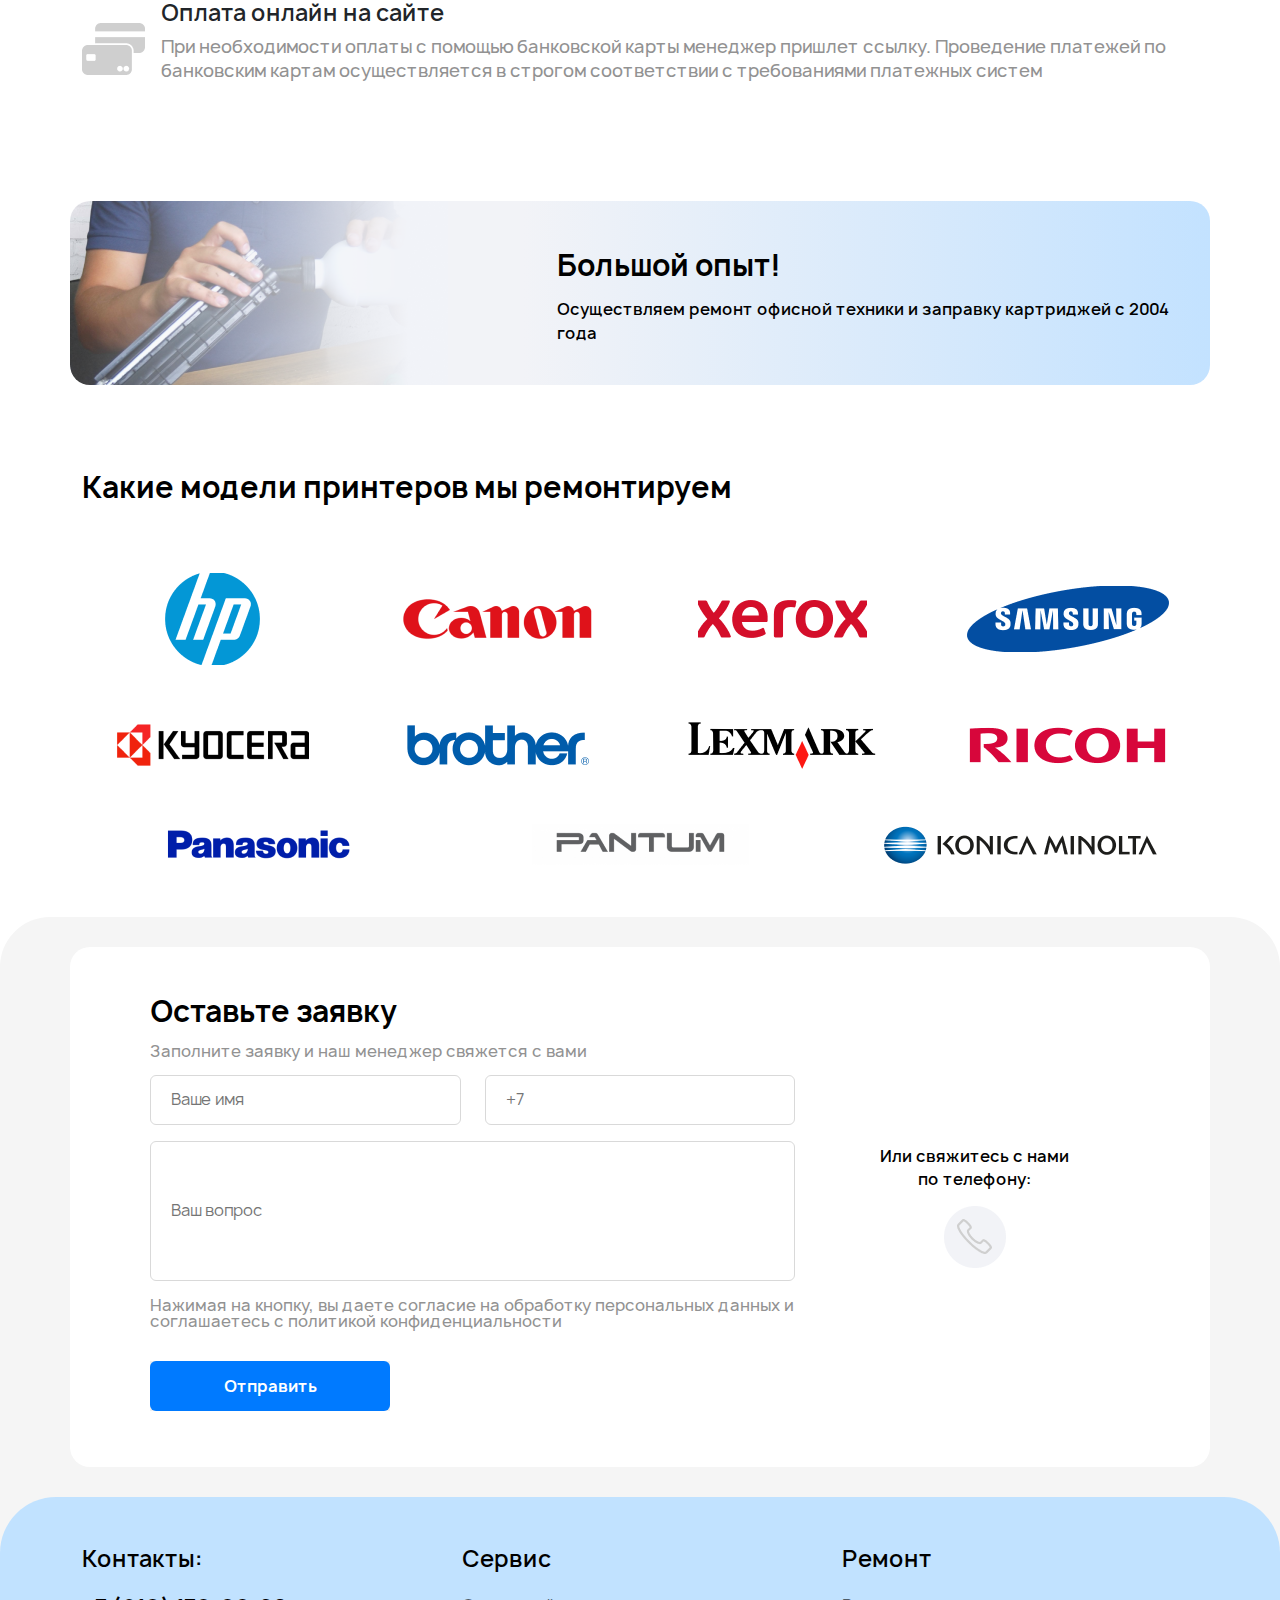
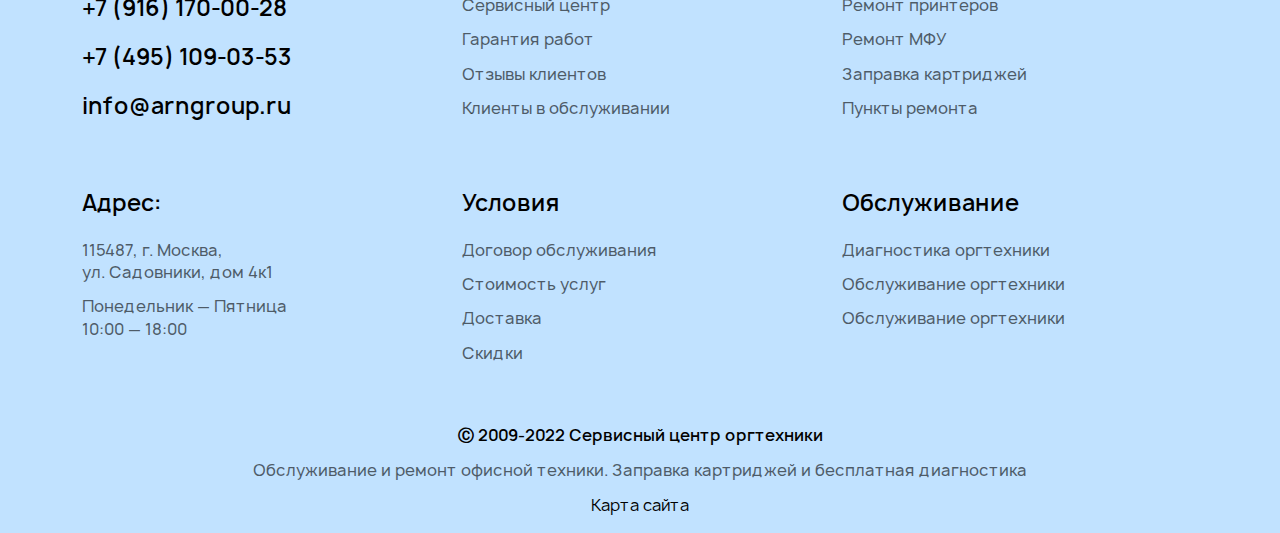
<file: contacts.html>
<!DOCTYPE html>
<html lang="ru">
<head>
  <meta charset="UTF-8">
  <meta http-equiv="X-UA-Compatible" content="IE=edge">
  <meta name="viewport" content="width=device-width, initial-scale=1.0">
  
  <title>ARNGROUP</title>
  <link rel="shortcut icon" href="./img/Vector.png" type="image/x-icon">

  <!-- CSS only -->
  <link rel="stylesheet" href="./css/bootstrap.css">
  <link rel="stylesheet" href="./css/fontello.css">
  <!-- <link rel="stylesheet" href="./css/outline.css"> -->
  <link rel="stylesheet" href="./css/normalize.css">
  <link rel="stylesheet" href="./css/fonts.css">
  <link rel="stylesheet" href="./css/style.css">
  <link rel="stylesheet" href="./css/media.css">

</head>

<body>
  <nav class="navbar navbar-expand-lg navbar-light bg-light md-max-close">
    <div class="container-fluid">
      <button class="navbar-toggler" type="button" data-bs-toggle="collapse" data-bs-target="#navbarTogglerDemo03" aria-controls="navbarTogglerDemo03" aria-expanded="false" aria-label="Переключатель навигации">
        <span class="navbar-toggler-icon"></span>
      </button>
      <div class="header__title">
        <a href="index.html" class="title__link">
          <img src="./img/Vector.png" alt="Logo_print" class="title__img title__img-print">
          <img src="./img/ARNGROUP.png" alt="Logo_name" class="title__img title__img-name">
        </a>
      </div> 
      <div class="header__search">
        <form action="#">
          <div class="input-group border-0 rounded-pill p-2">
            <div class="input-group-prepend">
              <label for="search_model" id="button-addon4" type="button" class="btn btn-link text-info border-reset"><img src="./img/search1.png" alt="Поиск"></label>
            </div>
            <input type="search" placeholder="Поиск по модели" aria-describedby="button-addon4" class="form-control bg-none border-reset border-0" id="search_model">
          </div>
        </form>
      </div>  
      <div class="collapse navbar-collapse" id="navbarTogglerDemo03">
        <ul class="navbar-nav me-auto mb-2 mb-lg-0 text-center fw-bold">
          <li class="nav-item">
            <a class="nav-link active" aria-current="page" href="./index.html">Главная</a>
          </li>
          <li class="nav-item">
            <a class="nav-link active" aria-current="page" href="./mfu__title.html">МФУ Kyocera</a>
          </li>
          <li class="nav-item">
            <a class="nav-link active" aria-current="page" href="./cartridges.html">Картридж</a>
          </li>
          <li class="nav-item">
            <a class="nav-link active" aria-current="page" href="./contacts.html">Контакты</a>
          </li>
        </ul>
      </div>
    </div>
  </nav>
  
  <header class="header__nav md-close">
    <div class="container">
      <div class="row">
        <div class="col-12 d-flex align-items-center justify-content-between">
          <div class="header__title">
            <a href="index.html" class="title__link">
              <img src="./img/Vector.png" alt="Logo_print" class="title__img title__img-print">
              <img src="./img/ARNGROUP.png" alt="Logo_name" class="title__img title__img-name">
            </a>
          </div> 
          <div class="header__search">
            <form action="#">
              <div class="input-group border-0 rounded-pill p-2">
                <div class="input-group-prepend">
                  <button id="button-addon4" type="button" class="btn btn-link text-info border-reset"><img src="./img/search1.png" alt="Поиск"></button>
                </div>
                <input type="search" placeholder="Поиск по модели" aria-describedby="button-addon4" class="form-control bg-none border-reset border-0">
              </div>
            </form>
          </div>  
          <div class="header__time d-flex align-items-center">
              <img src="./img/time.png" alt="Время работы">
              <span class="time__descr">
                Пн — Пт <br> 10:00 — 18:00
              </span>
          </div>
          <div class="header__tel d-flex align-items-center">
            <div class="tel__img">
              <img src="./img/tel.png" alt="Телефон">
            </div>
            <div class="d-flex align-items-center flex-column">
              <a class="tel__link" href="tel:+79161700028">+7 (916) 170-00-28</a>
              <a class="tel__link" href="tel:+74951090353">+7 (495) 109-03-53</a>
            </div> 
          </div>
      </div>
    </div>
  </header>

  <section class="header__messages my-4 md-max-close">
    <div class="container">
      <div class="row">
        <div class="header__messages__link messages__link text-center">
          <a href="tel:+79161700028" class="link">
            <img src="./img/whatUP.png" alt="whatsUP">
          </a>
          <a href="tel:+79161700028" class="link">
            <img src="./img/telegram.png" alt="telegram">
          </a>
          <a href="mailto:" class="link">
            <img src="./img/mail.png" alt="mail">
          </a>
        </div>
        <div class="text-center mt-3">
          <a href="#" class="link-primary master-link pe-4" data-bs-toggle="modal" data-bs-target="#exampleModal">Вызвать мастера</a>
        </div>
        <div class="text-center mt-3 mb-0">
          <p class="section__descr">Выездной ремонт по всей Москве</p>
        </div>
      </div>
    </div>
  </section>

  <section>
    <div class="container nav__menu md-close">
      <div class="row">
        <div class="col-12 border-reset">
          <ul class="nav__menu__list d-flex align-items-center justify-content-evenly">
            <li class="nav__menu__item btn-group">
              <div class="menu__container">
                <a href="#" class="d-flex flex-column align-items-center justify-content-center">
                  <img src="./img/print.png" alt="" class="img-fluid">
                  <span class="nav__menu__descr">принтеры</span>
                </a>
              </div>
              <ul class="dropdown-menu dropdown-menu-right dropdown-menu-lg-left mt-4 dropdown-list">
                <li class="dropdown-item">
                  <a href="print__brand.html">
                  HP
                  <div class="nested__list">
                    <a href="print__brand-model.html" class="nested__link">HP model</a>
                    <a href="#" class="nested__link">Пункт меню</a>
                    <a href="#" class="nested__link">Пункт меню</a>
                    <a href="#" class="nested__link">Пункт меню</a>
                    <a href="#" class="nested__link">Пункт меню</a>
                  </div>
                  </a>
                </li>
                <li class="dropdown-item">
                  <a href="#">
                  Пункт меню
                  <div class="nested__list">
                    <a href="#" class="nested__link">Пункт меню</a>
                    <a href="#" class="nested__link">Пункт меню</a>
                    <a href="#" class="nested__link">Пункт меню</a>
                    <a href="#" class="nested__link">Пункт меню</a>
                    <a href="#" class="nested__link">Пункт меню</a>
                  </div>
                  </a>
                </li>
                <li class="dropdown-item">
                  <a href="#">
                  Пункт меню
                  <div class="nested__list">
                    <a href="#" class="nested__link">Пункт меню</a>
                    <a href="#" class="nested__link">Пункт меню</a>
                    <a href="#" class="nested__link">Пункт меню</a>
                    <a href="#" class="nested__link">Пункт меню</a>
                    <a href="#" class="nested__link">Пункт меню</a>
                  </div>
                  </a>
                </li>
                <li class="dropdown-item">
                  <a href="#">
                  Пункт меню
                  <div class="nested__list">
                    <a href="#" class="nested__link">Пункт меню</a>
                    <a href="#" class="nested__link">Пункт меню</a>
                    <a href="#" class="nested__link">Пункт меню</a>
                    <a href="#" class="nested__link">Пункт меню</a>
                    <a href="#" class="nested__link">Пункт меню</a>
                  </div>
                  </a>
                </li>
                <li class="dropdown-item">
                  <a href="#">
                  Пункт меню
                  <div class="nested__list">
                    <a href="#" class="nested__link">Пункт меню</a>
                    <a href="#" class="nested__link">Пункт меню</a>
                    <a href="#" class="nested__link">Пункт меню</a>
                    <a href="#" class="nested__link">Пункт меню</a>
                    <a href="#" class="nested__link">Пункт меню</a>
                  </div>
                  </a>
                </li>

                <li class="dropdown-item">
                  <a href="#">
                  Пункт меню
                  <div class="nested__list">
                    <a href="#" class="nested__link">Пункт меню</a>
                    <a href="#" class="nested__link">Пункт меню</a>
                    <a href="#" class="nested__link">Пункт меню</a>
                    <a href="#" class="nested__link">Пункт меню</a>
                    <a href="#" class="nested__link">Пункт меню</a>
                  </div>
                  </a>
                </li>
                <li class="dropdown-item">
                  <a href="#">
                  Пункт меню
                  <div class="nested__list">
                    <a href="#" class="nested__link">Пункт меню</a>
                    <a href="#" class="nested__link">Пункт меню</a>
                    <a href="#" class="nested__link">Пункт меню</a>
                    <a href="#" class="nested__link">Пункт меню</a>
                    <a href="#" class="nested__link">Пункт меню</a>
                  </div>
                  </a>
                </li>
                <li class="dropdown-item">
                  <a href="#">
                  Пункт меню
                  <div class="nested__list">
                    <a href="#" class="nested__link">Пункт меню</a>
                    <a href="#" class="nested__link">Пункт меню</a>
                    <a href="#" class="nested__link">Пункт меню</a>
                    <a href="#" class="nested__link">Пункт меню</a>
                    <a href="#" class="nested__link">Пункт меню</a>
                  </div>
                  </a>
                </li>
              </ul>
            </li>
            <li class="nav__menu__item btn-group">
                <div class="menu__container d-flex flex-column align-items-center justify-content-center">
                  <a href="#" class="d-flex flex-column align-items-center justify-content-center">
                    <img src="./img/mfu.png" alt="Мфу" class="img-fluid">
                    <span class="nav__menu__descr">Мфу</span>
                  </a>
                </div>
              <ul class="dropdown-menu dropdown-menu-right dropdown-menu-lg-left mt-4 dropdown-list">
                <li class="dropdown-item">
                  <a href="#">
                  Пункт меню
                <div class="nested__list">
                    <a href="mfu__title.html" class="nested__link">MFU Kyocera</a>
                    <a href="#" class="nested__link">Пункт меню</a>
                    <a href="#" class="nested__link">Пункт меню</a>
                    <a href="#" class="nested__link">Пункт меню</a>
                    <a href="#" class="nested__link">Пункт меню</a>
                  </div>
                  </a>
                </li>
                <li class="dropdown-item">
                  <a href="#">
                  Пункт меню
                <div class="nested__list">
                    <a href="#" class="nested__link">Пункт меню</a>
                    <a href="#" class="nested__link">Пункт меню</a>
                    <a href="#" class="nested__link">Пункт меню</a>
                    <a href="#" class="nested__link">Пункт меню</a>
                    <a href="#" class="nested__link">Пункт меню</a>
                  </div>
                  </a>
                </li>
                <li class="dropdown-item">
                  <a href="#">
                  Пункт меню
                <div class="nested__list">
                    <a href="#" class="nested__link">Пункт меню</a>
                    <a href="#" class="nested__link">Пункт меню</a>
                    <a href="#" class="nested__link">Пункт меню</a>
                    <a href="#" class="nested__link">Пункт меню</a>
                    <a href="#" class="nested__link">Пункт меню</a>
                  </div>
                  </a>
                </li>
                <li class="dropdown-item">
                  <a href="#">
                  Пункт меню
                <div class="nested__list">
                    <a href="#" class="nested__link">Пункт меню</a>
                    <a href="#" class="nested__link">Пункт меню</a>
                    <a href="#" class="nested__link">Пункт меню</a>
                    <a href="#" class="nested__link">Пункт меню</a>
                    <a href="#" class="nested__link">Пункт меню</a>
                  </div>
                  </a>
                </li>
                <li class="dropdown-item">
                  <a href="#">
                  Пункт меню
                <div class="nested__list">
                    <a href="#" class="nested__link">Пункт меню</a>
                    <a href="#" class="nested__link">Пункт меню</a>
                    <a href="#" class="nested__link">Пункт меню</a>
                    <a href="#" class="nested__link">Пункт меню</a>
                    <a href="#" class="nested__link">Пункт меню</a>
                  </div>
                  </a>
                </li>
                <li class="dropdown-item">
                  <a href="#">
                  Пункт меню
                <div class="nested__list">
                    <a href="#" class="nested__link">Пункт меню</a>
                    <a href="#" class="nested__link">Пункт меню</a>
                    <a href="#" class="nested__link">Пункт меню</a>
                    <a href="#" class="nested__link">Пункт меню</a>
                    <a href="#" class="nested__link">Пункт меню</a>
                  </div>
                  </a>
                </li>
                <li class="dropdown-item">
                  <a href="#">
                  Пункт меню
                <div class="nested__list">
                    <a href="#" class="nested__link">Пункт меню</a>
                    <a href="#" class="nested__link">Пункт меню</a>
                    <a href="#" class="nested__link">Пункт меню</a>
                    <a href="#" class="nested__link">Пункт меню</a>
                    <a href="#" class="nested__link">Пункт меню</a>
                  </div>
                  </a>
                </li>
                <li class="dropdown-item">
                  <a href="#">
                  Пункт меню
                <div class="nested__list">
                    <a href="#" class="nested__link">Пункт меню</a>
                    <a href="#" class="nested__link">Пункт меню</a>
                    <a href="#" class="nested__link">Пункт меню</a>
                    <a href="#" class="nested__link">Пункт меню</a>
                    <a href="#" class="nested__link">Пункт меню</a>
                  </div>
                  </a>
                </li>
              </ul>
            </li>
            <li class="nav__menu__item btn-group dropdown-toggle" >
              <div class="menu__container d-flex flex-column align-items-center justify-content-center">
                <a href="#" class="d-flex flex-column align-items-center justify-content-center">
                  <img src="./img/kartr.png" alt="картриджи" class="img-fluid">
                  <span class="nav__menu__descr">картриджи</span>
                </a>
              </div>
              <ul class="dropdown-menu dropdown-menu-right dropdown-menu-lg-left mt-4 dropdown-list">
                <li class="dropdown-item">
                  <a href="#">
                  Пункт меню
                <div class="nested__list">
                  <a href="cartridges.html" class="nested__link">Картридж HP Q7553X</a>
                    <a href="#" class="nested__link">Пункт меню</a>
                    <a href="#" class="nested__link">Пункт меню</a>
                    <a href="#" class="nested__link">Пункт меню</a>
                    <a href="#" class="nested__link">Пункт меню</a>
                  </div>
                  </a>
                </li>
                <li class="dropdown-item">
                  <a href="#">
                  Пункт меню
                <div class="nested__list">
                    <a href="#" class="nested__link">Пункт меню</a>
                    <a href="#" class="nested__link">Пункт меню</a>
                    <a href="#" class="nested__link">Пункт меню</a>
                    <a href="#" class="nested__link">Пункт меню</a>
                    <a href="#" class="nested__link">Пункт меню</a>
                  </div>
                  </a>
                </li>
                <li class="dropdown-item">
                  <a href="#">
                  Пункт меню
                <div class="nested__list">
                    <a href="#" class="nested__link">Пункт меню</a>
                    <a href="#" class="nested__link">Пункт меню</a>
                    <a href="#" class="nested__link">Пункт меню</a>
                    <a href="#" class="nested__link">Пункт меню</a>
                    <a href="#" class="nested__link">Пункт меню</a>
                  </div>
                  </a>
                </li>
                <li class="dropdown-item">
                  <a href="#">
                  Пункт меню
                <div class="nested__list">
                    <a href="#" class="nested__link">Пункт меню</a>
                    <a href="#" class="nested__link">Пункт меню</a>
                    <a href="#" class="nested__link">Пункт меню</a>
                    <a href="#" class="nested__link">Пункт меню</a>
                    <a href="#" class="nested__link">Пункт меню</a>
                  </div>
                  </a>
                </li>
                <li class="dropdown-item">
                  <a href="#">
                  Пункт меню
                <div class="nested__list">
                    <a href="#" class="nested__link">Пункт меню</a>
                    <a href="#" class="nested__link">Пункт меню</a>
                    <a href="#" class="nested__link">Пункт меню</a>
                    <a href="#" class="nested__link">Пункт меню</a>
                    <a href="#" class="nested__link">Пункт меню</a>
                  </div>
                  </a>
                </li>
                <li class="dropdown-item">
                  <a href="#">
                  Пункт меню
                <div class="nested__list">
                    <a href="#" class="nested__link">Пункт меню</a>
                    <a href="#" class="nested__link">Пункт меню</a>
                    <a href="#" class="nested__link">Пункт меню</a>
                    <a href="#" class="nested__link">Пункт меню</a>
                    <a href="#" class="nested__link">Пункт меню</a>
                  </div>
                  </a>
                </li>
                <li class="dropdown-item">
                  <a href="#">
                  Пункт меню
                <div class="nested__list">
                    <a href="#" class="nested__link">Пункт меню</a>
                    <a href="#" class="nested__link">Пункт меню</a>
                    <a href="#" class="nested__link">Пункт меню</a>
                    <a href="#" class="nested__link">Пункт меню</a>
                    <a href="#" class="nested__link">Пункт меню</a>
                  </div>
                  </a>
                </li>
                <li class="dropdown-item">
                  <a href="#">
                  Пункт меню
                <div class="nested__list">
                    <a href="#" class="nested__link">Пункт меню</a>
                    <a href="#" class="nested__link">Пункт меню</a>
                    <a href="#" class="nested__link">Пункт меню</a>
                    <a href="#" class="nested__link">Пункт меню</a>
                    <a href="#" class="nested__link">Пункт меню</a>
                  </div>
                  </a>
                </li>
              </ul>
            </li>
            <li class="nav__menu__item btn-group dropdown-toggle" >
              <div class="menu__container">
                <a href="#" class="d-flex flex-column align-items-center justify-content-center">
                  <img src="./img/price.png" alt="цены" class="img-fluid">
                  <span class="nav__menu__descr">цены</span>
                </a>
              </div>
            </li>
            <li class="nav__menu__item btn-group dropdown-toggle" >
              <div class="menu__container">
                <a href="#" class="d-flex flex-column align-items-center justify-content-center">
                  <img src="./img/masters.png" alt="Выезд мастера" class="img-fluid">
                  <span class="nav__menu__descr">выезд мастера</span>
                </a>  
              </div>
            </li>
            <li class="nav__menu__item btn-group dropdown-toggle" >
              <div class="menu__container">
                <a href="contacts.html" class="d-flex flex-column align-items-center justify-content-center">
                  <img src="./img/contacts.png" alt="Контакты" class="img-fluid">
                  <span class="nav__menu__descr">контакты</span>
                </a>
              </div>
            </li>
          </ul>
        </div>
      </div>
    </div>
  </section>

  <section class="section__breadcumbs mt-3">
    <div class="container">
      <div class="row">
        <div class="col-12">
          <nav aria-label="breadcrumb">
            <ol class="breadcrumb d-flex justify-content-center justify-content-lg-start">
              <li class="breadcrumb-item"><a href="index.html">Главная</a></li>
              <li class="breadcrumb-item active" aria-current="page">Контакты</li>
            </ol>
          </nav>
        </div>
      </div>
    </div>
  </section>

  <section class="contacts__info mb-5">
    <div class="container container_hex">
        <div class="row">
            <div class="col-lg-4 col-12">
                <ul class="footer__contacts footer__list text-lg-start text-center">
                    <li class="footer__item footer__head">
                      Контакты:
                    </li>
                    <li class="footer__item footer__head">
                      +7 (916) 170-00-28
                    </li>
                    <li class="footer__item footer__head">
                      +7 (495) 109-03-53
                    </li>
                    <li class="footer__item footer__head">
                      info@arngroup.ru
                    </li>
                    <li class="footer__item footer__head md-close">
                      <a href="tel:+79161700028" class="link">
                        <img src="./img/whatUP.png" alt="whatsUP">
                      </a>
                      <a href="tel:+79161700028" class="link">
                        <img src="./img/telegram.png" alt="telegram">
                      </a>
                      <a href="mailto:" class="link">
                        <img src="./img/mail.png" alt="mail">
                      </a>
                    </li>
                  </ul>
            </div>
            <div class="col-lg-4 col-12">
                <ul class="footer__contacts footer__list text-lg-start text-center">
                    <li class="footer__item footer__head">
                        Реквизиты:
                    </li>
                    <li class="footer__item footer__item_black">
                        ООО «Бестком» <br>
                        ИНН 7718868974 <br>
                        КПП 771801001 <br>
                        ОГРН 1117746970835 <br>
                        Р/С 40702810838000031675 <br>
                        К/С 30101810400000000225 <br>
                        БИК 044525225 <br>
                        ПАО «Сбербанк России»
                    </li>
                  </ul>
            </div>
            <div class="col-lg-4 col-12">
                <ul class="footer__contacts footer__list text-lg-start text-center">
                    <li class="footer__item footer__head">
                        Адрес:
                    </li>
                    <li class="footer__item footer__item_black">
                        115487, г. Москва, ул. Садовники, дом 4к1
                    </li>
                    <li class="footer__item footer__item_black">
                        Понедельник — Пятница 10:00 — 18:00
                    </li>
                  </ul>
            </div>
        </div>
    </div>

    <div class="container my-5 contacts__map">
        <div class="row">
            <div class="col-12 p-0">
              <div style="position:relative;overflow:hidden;" class="map__mark">
                <iframe src="https://yandex.ru/map-widget/v1/-/CCUZQPUZtB" frameborder="1" allowfullscreen="true"></iframe>
              </div>
            
        </div>
    </div>
  </section>

  <section class="pay sm-close">
    <div class="container">
        <div class="row">
            <div class="col-12">
              <h2 class="section__title">
                Способы оплаты
              </h2>  
            </div>
        </div>
        <div class="row">
            <div class="col-12 d-flex mt-4">
                <div class="pay__img d-flex justify-content-center align-items-center">
                    <img src="./img/page.png" alt="page">
                </div>
                <div class="pay__text ps-4 ms-1">
                    <h3 class="pay__text__title">Безналичный расчет</h3>
                    <p class="section__descr ">Оплата по безначному расчету производится юридическими лицами в рублях на основании выставленного счета. Счет действителен в течении 3-х банковских дней. Предоставляемые документы: оригинал счета, УПД, акт выполненных работ</p>
                </div>
            </div>
            <div class="col-12 d-flex mt-4">
                <div class="pay__img d-flex justify-content-center align-items-center">
                    <img src="./img/money.png" alt="money">
                </div>
                <div class="pay__text ps-3">
                    <h3 class="pay__text__title">Наличный расчет</h3>
                    <p class="section__descr ">Заказанный товар или услугу можно оплатить наличными курьеру или менеджеру в сервисном центре в момент получения заказа или техники после ремонта</p>
                </div>
            </div>
            <div class="col-12 d-flex my-4">
                <div class="pay__img d-flex justify-content-center align-items-center">
                    <img src="./img/bank__card.png" alt="card">
                </div>
                <div class="pay__text ps-3">
                    <h3 class="pay__text__title">Оплата онлайн на сайте</h3>
                    <p class="section__descr ">При необходимости оплаты с помощью банковской карты менеджер пришлет ссылку. Проведение платежей по банковским картам осуществляется в строгом соответствии с требованиями платежных систем</p>
                </div>
            </div>
        </div>
    </div>
  </section>
  
  <section class="section-offset consultation m-5 sm-close">
    <div class="container container__consultation__contacts py-3">
      <div class="row my-4">
        <div class="col-5">
        </div>
        <div class="col-7">
          <h2 class="section__title">Большой опыт!</h2>
          <span class="tel__descr">Осуществляем ремонт офисной техники и заправку картриджей 
            с 2004 года</span>
        </div>
      </div>
    </div>
  </section>

  <section class="model my-5 sm-close">
    <div class="container">
        <div class="row">
            <div class="col-12">
                <h2 class="section__title">
                    Какие модели принтеров мы ремонтируем
                </h2>
            </div>
        </div>
        <div class="row my-5">
            <div class="col-3 d-flex justify-content-center align-items-center"><img src="./img/hp.png" alt="hp" class="model__img"></div>
            <div class="col-3 d-flex justify-content-center align-items-center"><img src="./img/canon.png" alt="canon" class="model__img"></div>
            <div class="col-3 d-flex justify-content-center align-items-center"><img src="./img/xerox.png" alt="xerox" class="model__img"></div>
            <div class="col-3 d-flex justify-content-center align-items-center"><img src="./img/samsung.png" alt="samsung" class="model__img"></div>
        </div>
        <div class="row mb-5">
            <div class="col-3 d-flex justify-content-center align-items-center"><img src="./img/kyocera.png" alt="kyocera" class="model__img"></div>
            <div class="col-3 d-flex justify-content-center align-items-center"><img src="./img/brother.png" alt="brother" class="model__img"></div>
            <div class="col-3 d-flex justify-content-center align-items-center"><img src="./img/lemark.png" alt="lemark" class="model__img"></div>
            <div class="col-3 d-flex justify-content-center align-items-center"><img src="./img/ricoh.png" alt="ricoh" class="model__img"></div>
        </div>
        <div class="row mb-5">
            <div class="col-4 d-flex justify-content-center align-items-center"><img src="./img/panasonic.png" alt="panasonic" class="model__img"></div>
            <div class="col-4 d-flex justify-content-center align-items-center"><img src="./img/pantum.png" alt="pantum" class="model__img"></div>
            <div class="col-4 d-flex justify-content-center align-items-center"><img src="./img/konica.png" alt="konica" class="model__img"></div>
        </div>
    </div>
  </section>


  
  <section class="section-offset service">
      <div class="container container__accord">
        <div class="row">
          <div class="col-lg-8">
            <form action="#" method="get" class="form__link">
              <h2 class="section__title">Оставьте заявку</h2>
              <p class="form__link__descr">Заполните заявку и наш менеджер свяжется с вами</p>
              
              <div class="row">
                <div class="col-lg-6 col-12 mt-lg-0 mt-3">
                  <input class="form__link__input" type="text" name="Name" id="FirsName" required placeholder="Ваше имя">
                </div>
                <div class="col-lg-6 col-12 mt-lg-0 mt-3">
                  <input class="form__link__input" type="tel" name="tel" id="tel" required placeholder="+7">
                </div>
              </div>

              <div class="row my-3">
                <div class="col-12">
                  <input type="text" class="form__link__input form__link__question" name="question" id="question" placeholder="Ваш вопрос">
                </div>
              </div>
              <div class="row">
                <div class="col-12">
                  <p class="form__link__descr">Нажимая на кнопку, вы даете согласие на обработку персональных данных и соглашаетесь c политикой конфиденциальности</p>
                </div>
                <div class="col-12 text-center text-lg-start my-3">
                  <button type="submit" ><a href="#" class="btn btn-perfect btn_call btn-mobile">Отправить</a></button>
                </div>
              </div>
            </form>
          </div>
          <div class="col-lg-4 mt-lg-0 mt-5 tel__section md-close">
            <h3 class="tel__descr mb-3">Или свяжитесь с нами <br> по телефону:</h3>
            <img src="./img/tel_form.png" alt="tel" class="img-fluid">
          </div>
        </div>
      </div>
  </section>

  <footer class="footer-bg text-lg-start text-center">
      <div class="footer">
        <div class="container pt-5">
          <div class="row ">
            <div class="col-12 col-md-4">
              <ul class="footer__contacts footer__list">
                <li class="footer__item footer__head">
                  Контакты:
                </li>
                <li class="footer__item footer__head">
                  +7 (916) 170-00-28
                </li>
                <li class="footer__item footer__head">
                  +7 (495) 109-03-53
                </li>
                <li class="footer__item footer__head">
                  info@arngroup.ru
                </li>
              </ul>
            </div>
            <div class="col-12 col-md-4">
              <ul class="footer__service footer__list">
                <li class="footer__item footer__head">
                  Сервис
                </li>
                <li class="footer__item ">
                  Сервисный центр
                </li>
                <li class="footer__item">
                  Гарантия работ
                </li>
                <li class="footer__item">
                  Отзывы клиентов
                </li>
                <li class="footer__item">
                  Клиенты в обслуживании
                </li>
              </ul>
            </div>
            <div class="col-12 col-md-4">
              <ul class="footer__repair footer__list">
                <li class="footer__item footer__head">
                  Ремонт
                </li>
                <li class="footer__item">
                  Ремонт принтеров
                </li>
                <li class="footer__item">
                  Ремонт МФУ
                </li>
                <li class="footer__item">
                  Заправка картриджей
                </li>
                <li class="footer__item">
                  Пункты ремонта
                </li>
              </ul>
            </div>
          </div>
  
          <div class="row my-md-5">
            <div class="col-12 col-md-4">
              <ul class="footer__contacts footer__list">
                <li class="footer__item footer__head">
                  Адрес:
                </li>
                <li class="footer__item ">
                  115487, г. Москва, 
                  <br> ул. Садовники, дом 4к1
                </li>
                <li class="footer__item ">
                  Понедельник — Пятница
                  <br> 10:00 — 18:00
                </li>
              </ul>
            </div>
            <div class="col-12 col-md-4">
              <ul class="footer__service footer__list">
                <li class="footer__item footer__head">
                  Условия
                </li>
                <li class="footer__item ">
                  Договор обслуживания
                </li>
                <li class="footer__item">
                  Стоимость услуг
                </li>
                <li class="footer__item">
                  Доставка
                </li>
                <li class="footer__item">
                  Скидки
                </li>
              </ul>
            </div>
            <div class="col-12 col-md-4">
              <ul class="footer__repair footer__list">
                <li class="footer__item footer__head">
                  Обслуживание
                </li>
                <li class="footer__item">
                  Диагностика оргтехники
                </li>
                <li class="footer__item">
                  Обслуживание оргтехники
                </li>
                <li class="footer__item">
                  Обслуживание оргтехники
                </li>
              </ul>
            </div>
          </div>
          <div class="row pb-3">
            <div class="col-12 text-center">
              <h3 class="footer__title footer__item">Ⓒ 2009-2022 Сервисный центр оргтехники</h3>
              <p class="footer__item">Обслуживание и ремонт офисной техники. Заправка картриджей и бесплатная диагностика</p>
              <a href="#" class="footer__map">Карта сайта</a>
            </div>
          </div>
        </div>
      </div>
  </footer>

  <!-- Modal -->
  <div class="modal fade" id="exampleModal" tabindex="-1" aria-labelledby="exampleModalLabel" aria-hidden="true">
    <div class="modal-dialog">
      <div class="modal-content">
        <div class="modal-header border-0">
          <button type="button" class="close modal__button" data-bs-dismiss="modal" aria-label="Close">
          </button>
        </div>
        <div class="modal-body pt-0">
            <form action="" method="post">
                <h3 class="modal-title" id="exampleModalLabel">Заказать обратный звонок</h3>
                <p class="modal__descr form__link__descr">Заполните заявку и наш менеджер свяжется с вами</p>
                <div class="row">
                    <div class="col-12 mt-xl-0 my-3">
                      <input class="form__link__input modal-input" type="text" name="Name" id="FirsName" required placeholder="Ваше имя">
                    </div>
                    <div class="col-12 mt-xl-0 mt-3">
                      <input class="form__link__input modal-input" type="tel" name="tel" id="tel" required placeholder="+7">
                    </div>
                  </div>
    
                  <div class="row my-3">
                    <div class="col-12">
                      <input type="text" class="form__link__input modal-input form__link__question" name="question" id="question" placeholder="Ваш вопрос">
                    </div>
                  </div>
                  <div class="row">
                    <div class="col-12">
                      <p class="form__link__descr modal__descr_small">Нажимая на кнопку, вы даете согласие на обработку персональных данных и соглашаетесь c политикой конфиденциальности</p>
                    </div>
                    <div class="col-12 mb-3">
                      <button type="submit" data-bs-dismiss="modal" class="btn btn-perfect btn_call modal__btn">Отправить</button>
                    </div>
                  </div>
            </form>
        </div>
        <!-- <div class="modal-footer">
          <button type="button" class="btn btn-secondary" >Close</button>
          <button type="button" class="btn btn-primary">Save changes</button>
        </div> -->
      </div>
    </div>
  </div>
  <script src="./js/bootstrap.bundle.js"></script>
  <script src="./js/accord.js"></script>
</body>

</html>
</file>
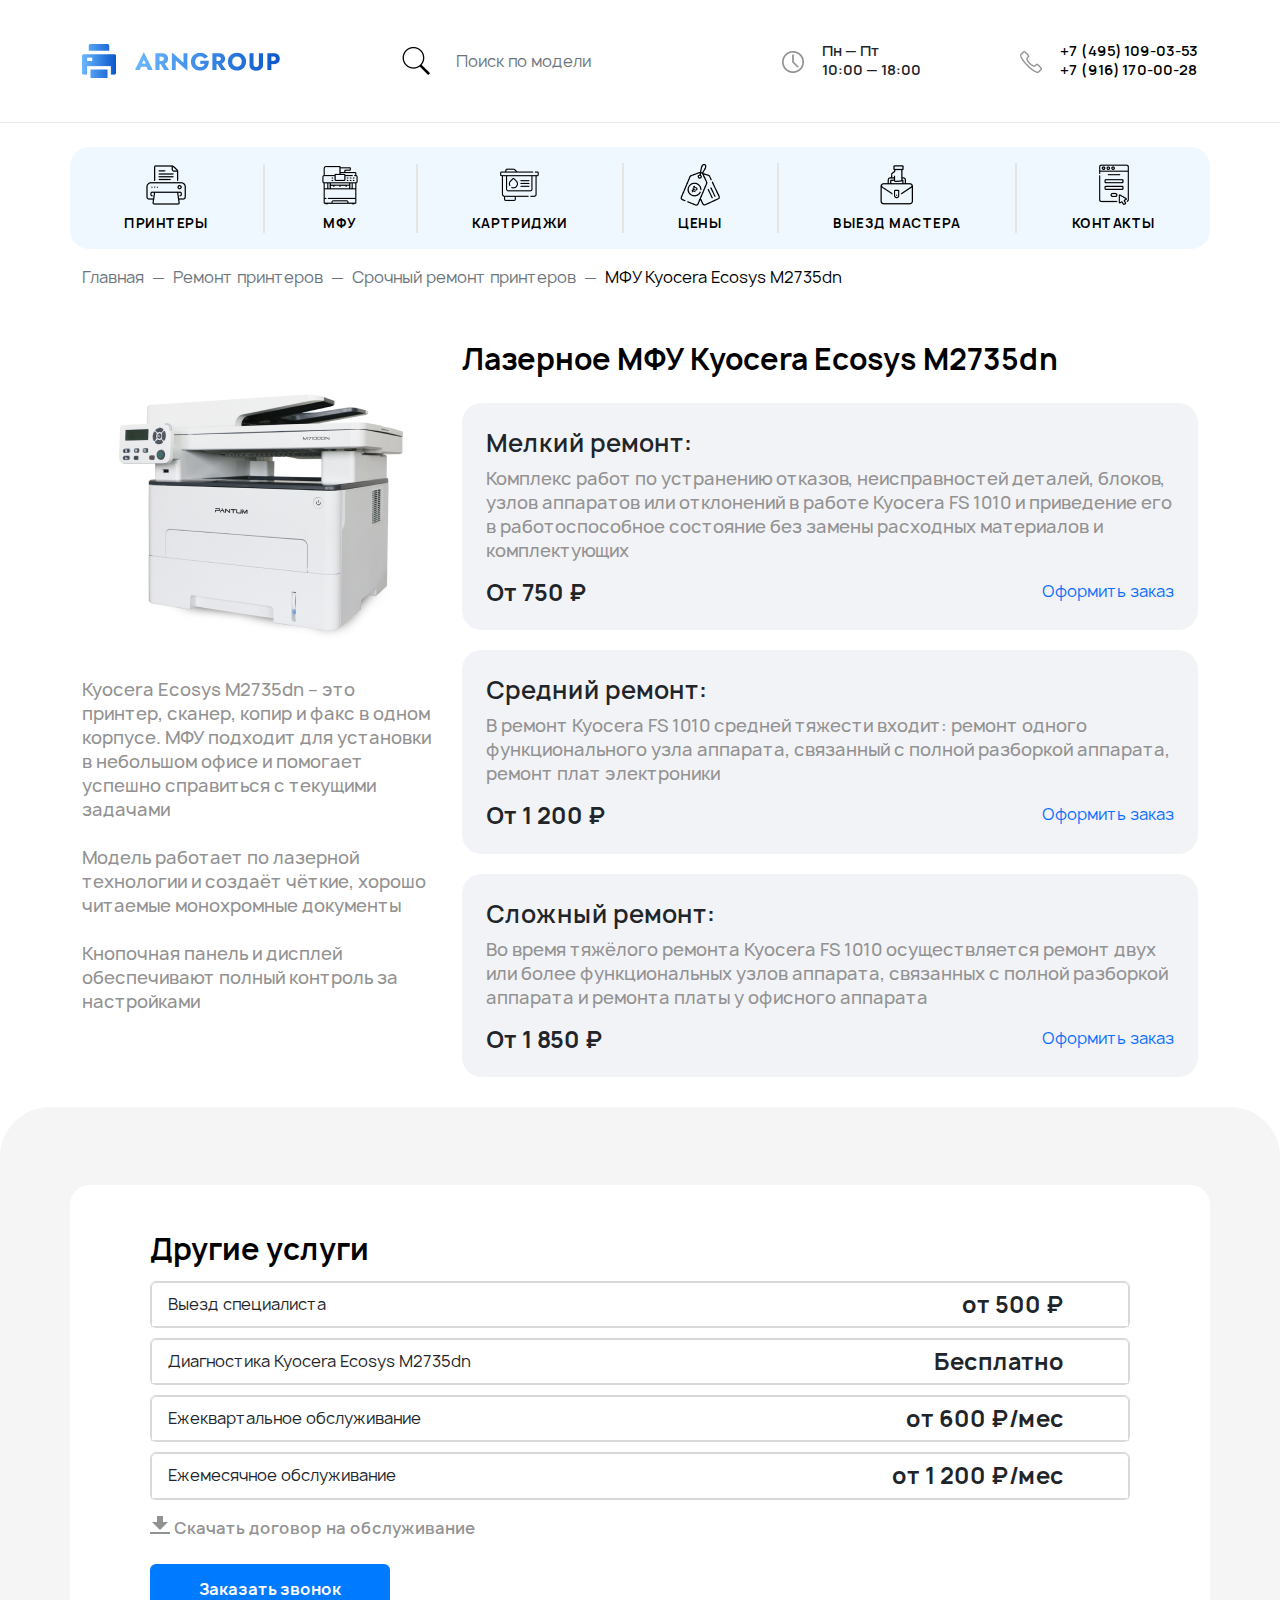
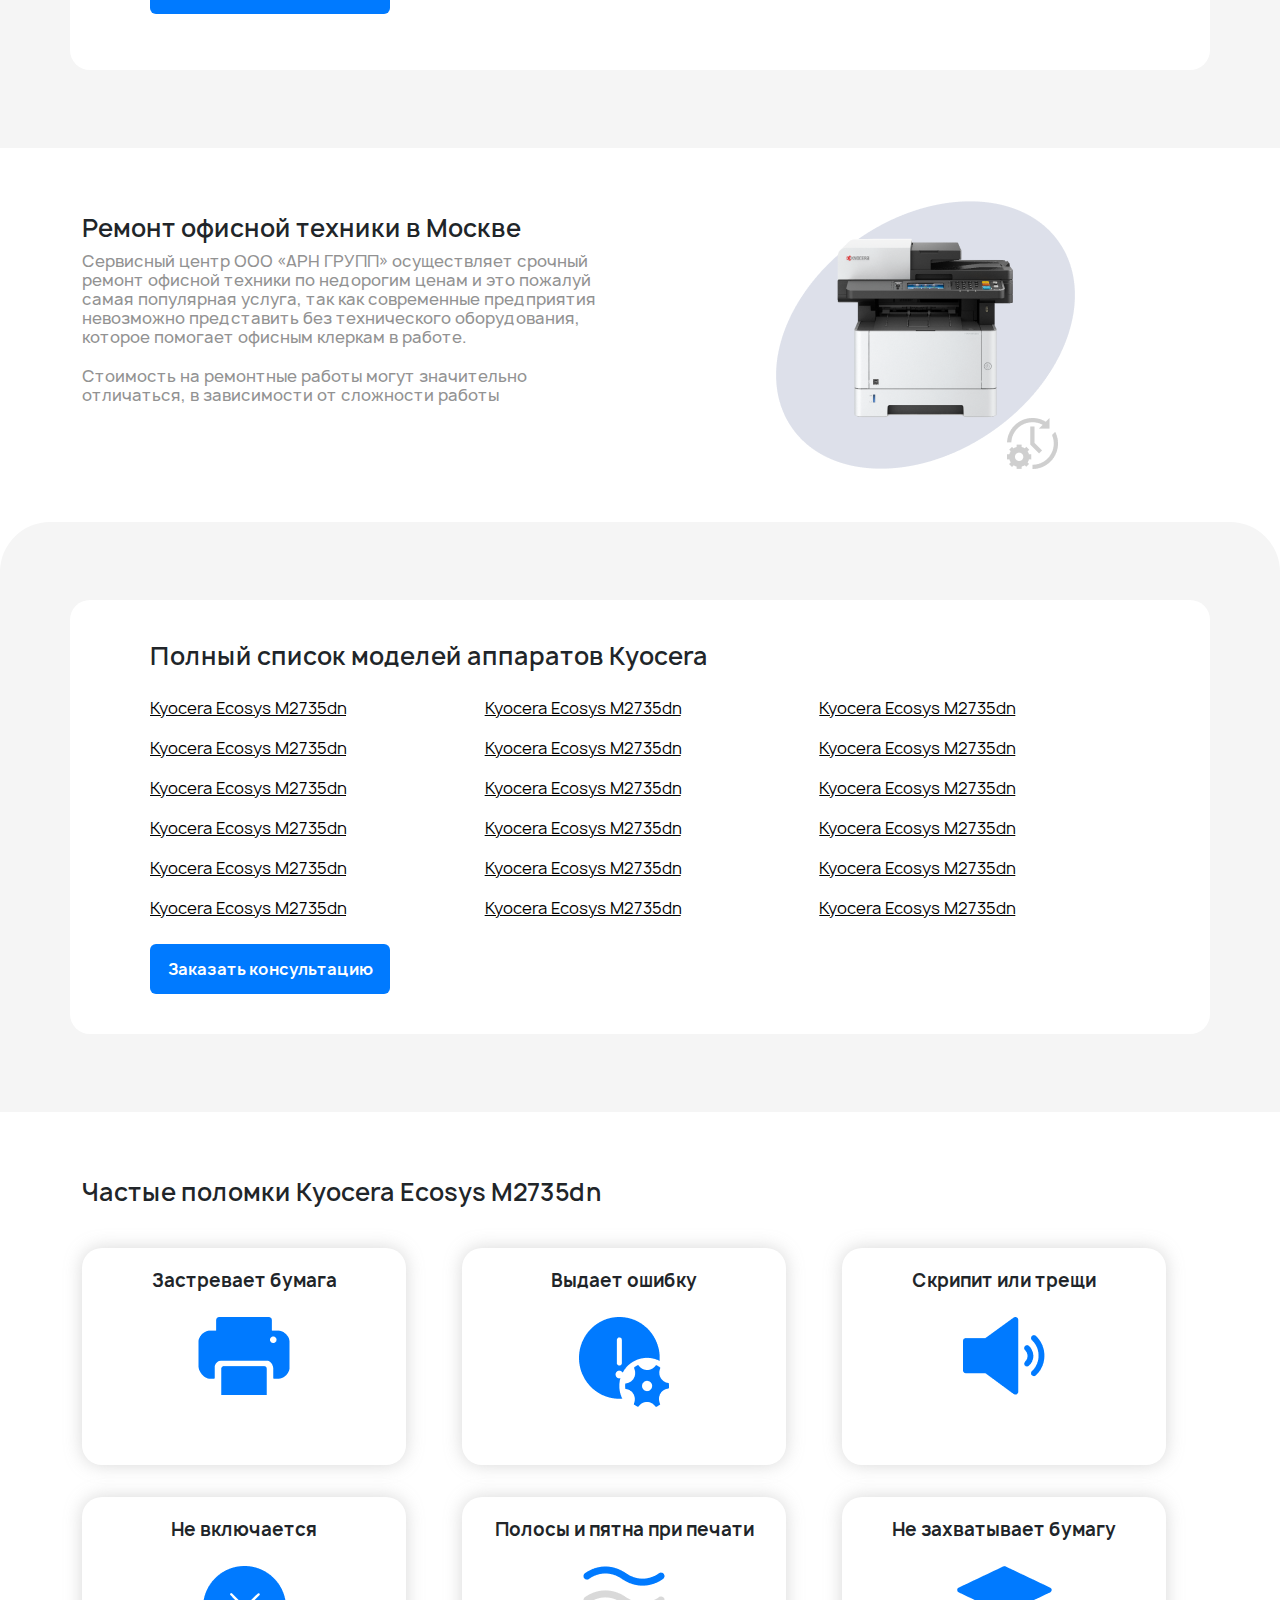
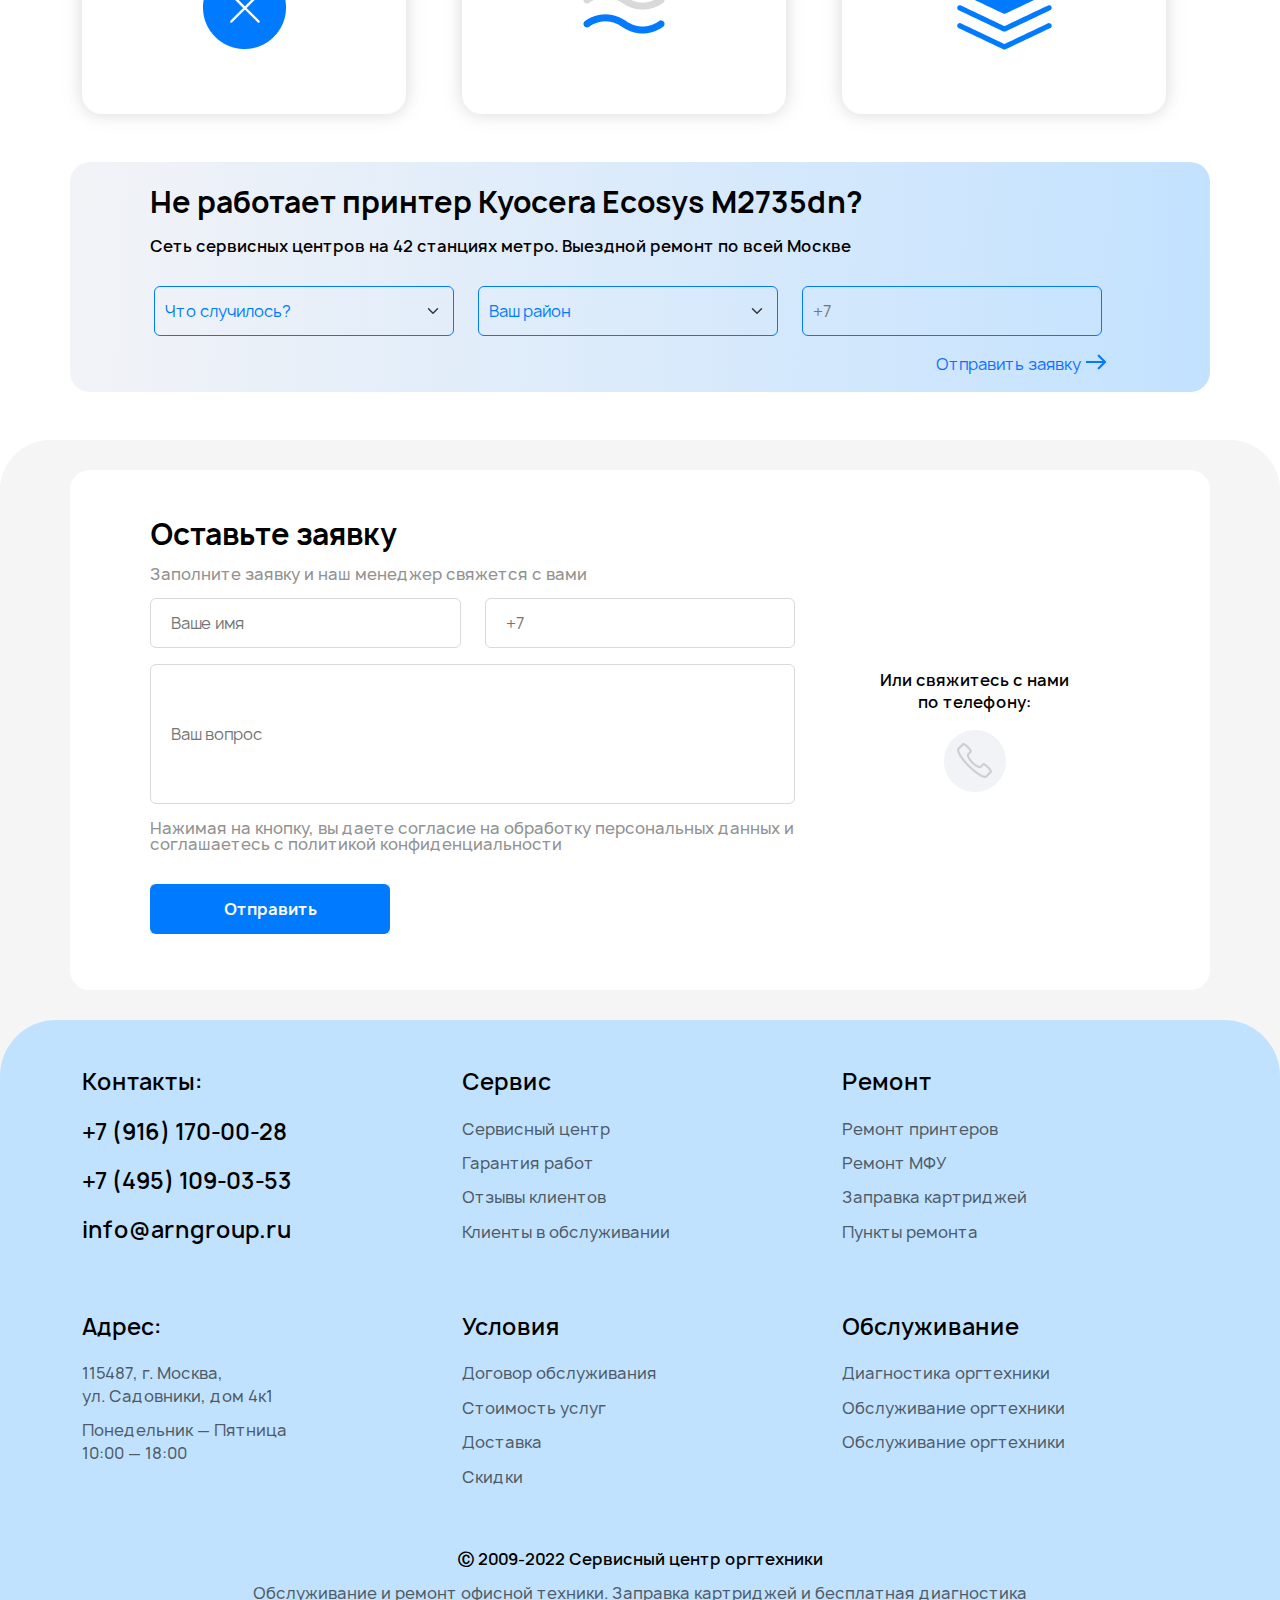
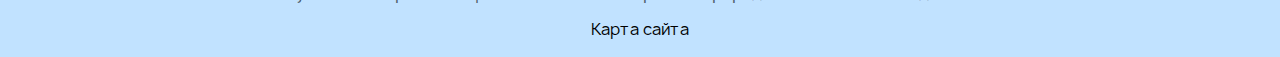
<file: mfu__title.html>
<!DOCTYPE html>
<html lang="ru">
<head>
  <meta charset="UTF-8">
  <meta http-equiv="X-UA-Compatible" content="IE=edge">
  <meta name="viewport" content="width=device-width, initial-scale=1.0">
  
  <title>ARNGROUP</title>
  <link rel="shortcut icon" href="./img/Vector.png" type="image/x-icon">

  <!-- CSS only -->
  <link rel="stylesheet" href="./css/bootstrap.css">
  <link rel="stylesheet" href="./css/fontello.css">
  <!-- <link rel="stylesheet" href="./css/outline.css"> -->
  <link rel="stylesheet" href="./css/normalize.css">
  <link rel="stylesheet" href="./css/fonts.css">
  <link rel="stylesheet" href="./css/style.css">
  <link rel="stylesheet" href="./css/media.css">

</head>

<body>
  <nav class="navbar navbar-expand-lg navbar-light bg-light md-max-close">
    <div class="container-fluid">
      <button class="navbar-toggler" type="button" data-bs-toggle="collapse" data-bs-target="#navbarTogglerDemo03" aria-controls="navbarTogglerDemo03" aria-expanded="false" aria-label="Переключатель навигации">
        <span class="navbar-toggler-icon"></span>
      </button>
      <div class="header__title">
        <a href="index.html" class="title__link">
          <img src="./img/Vector.png" alt="Logo_print" class="title__img title__img-print me-2">
          <img src="./img/ARNGROUP.png" alt="Logo_name" class="title__img title__img-name">
        </a>
      </div> 
      <div class="header__search">
        <form action="#">
          <div class="input-group border-0 rounded-pill p-2">
            <div class="input-group-prepend">
              <label for="search_model" id="button-addon4" type="button" class="btn btn-link text-info border-reset"><img src="./img/search1.png" alt="Поиск"></label>
            </div>
            <input type="search" placeholder="Поиск по модели" aria-describedby="button-addon4" class="form-control bg-none border-reset border-0" id="search_model">
          </div>
        </form>
      </div>  
      <div class="collapse navbar-collapse" id="navbarTogglerDemo03">
        <ul class="navbar-nav me-auto mb-2 mb-lg-0 text-center fw-bold">
          <li class="nav-item">
            <a class="nav-link active" aria-current="page" href="./index.html">Главная</a>
          </li>
          <li class="nav-item">
            <a class="nav-link active" aria-current="page" href="./mfu__title.html">МФУ Kyocera</a>
          </li>
          <li class="nav-item">
            <a class="nav-link active" aria-current="page" href="./cartridges.html">Картридж</a>
          </li>
          <li class="nav-item">
            <a class="nav-link active" aria-current="page" href="./contacts.html">Контакты</a>
          </li>
        </ul>
      </div>
    </div>
  </nav>
  
  <header class="header__nav md-close">
    <div class="container">
      <div class="row">
        <div class="col-12 d-flex align-items-center justify-content-between">
          <div class="header__title">
            <a href="index.html" class="title__link">
              <img src="./img/Vector.png" alt="Logo_print" class="title__img title__img-print">
              <img src="./img/ARNGROUP.png" alt="Logo_name" class="title__img title__img-name">
            </a>
          </div> 
          <div class="header__search">
            <form action="#">
              <div class="input-group border-0 rounded-pill p-2">
                <div class="input-group-prepend">
                  <button id="button-addon4" type="button" class="btn btn-link text-info border-reset"><img src="./img/search1.png" alt="Поиск"></button>
                </div>
                <input type="search" placeholder="Поиск по модели" aria-describedby="button-addon4" class="form-control bg-none border-reset border-0">
              </div>
            </form>
          </div>  
          <div class="header__time d-flex align-items-center">
            <div class="time__img me-2">  
              <img src="./img/time.png" alt="Время работы">
            </div>
              <span class="time__descr">
                Пн — Пт <br> 10:00 — 18:00
              </span>
          </div>
          <div class="header__tel d-flex align-items-center">
            <div class="tel__img me-2">
              <img src="./img/tel.png" alt="Телефон">
            </div>
            <div class="d-flex align-items-center flex-column">
              <a class="tel__link" href="tel:+74951090353">+7 (495) 109-03-53</a>
              <a class="tel__link" href="tel:+79161700028">+7 (916) 170-00-28</a>
            </div> 
          </div>
      </div>
    </div>
  </header>

  <section class="header__messages my-4 md-max-close">
    <div class="container">
      <div class="row">
        <div class="header__messages__link messages__link text-center">
          <a href="tel:+79161700028" class="link">
            <img src="./img/whatUP.png" alt="whatsUP">
          </a>
          <a href="tel:+79161700028" class="link">
            <img src="./img/telegram.png" alt="telegram">
          </a>
          <a href="mailto:" class="link">
            <img src="./img/mail.png" alt="mail">
          </a>
        </div>
        <div class="text-center mt-3">
          <a href="#" class="link-primary master-link pe-4" data-bs-toggle="modal" data-bs-target="#exampleModal">Вызвать мастера</a>
        </div>
        <div class="text-center mt-3 mb-0">
          <p class="section__descr">Выездной ремонт по всей Москве</p>
        </div>
      </div>
    </div>
  </section>

  <section>
    <div class="container nav__menu md-close">
      <div class="row">
        <div class="col-12 border-reset">
          <ul class="nav__menu__list d-flex align-items-center justify-content-evenly">
            <li class="nav__menu__item btn-group">
              <div class="menu__container">
                <a href="#" class="d-flex flex-column align-items-center justify-content-center">
                  <img src="./img/print.png" alt="" class="img-fluid">
                  <span class="nav__menu__descr">принтеры</span>
                </a>
              </div>
              <ul class="dropdown-menu dropdown-menu-right dropdown-menu-lg-left mt-4 dropdown-list">
                <li class="dropdown-item">
                  <a href="print__brand.html">
                  HP
                  <div class="nested__list">
                    <a href="print__brand-model.html" class="nested__link">HP model</a>
                    <a href="#" class="nested__link">Пункт меню</a>
                    <a href="#" class="nested__link">Пункт меню</a>
                    <a href="#" class="nested__link">Пункт меню</a>
                    <a href="#" class="nested__link">Пункт меню</a>
                  </div>
                  </a>
                </li>
                <li class="dropdown-item">
                  <a href="#">
                  Пункт меню
                  <div class="nested__list">
                    <a href="#" class="nested__link">Пункт меню</a>
                    <a href="#" class="nested__link">Пункт меню</a>
                    <a href="#" class="nested__link">Пункт меню</a>
                    <a href="#" class="nested__link">Пункт меню</a>
                    <a href="#" class="nested__link">Пункт меню</a>
                  </div>
                  </a>
                </li>
                <li class="dropdown-item">
                  <a href="#">
                  Пункт меню
                  <div class="nested__list">
                    <a href="#" class="nested__link">Пункт меню</a>
                    <a href="#" class="nested__link">Пункт меню</a>
                    <a href="#" class="nested__link">Пункт меню</a>
                    <a href="#" class="nested__link">Пункт меню</a>
                    <a href="#" class="nested__link">Пункт меню</a>
                  </div>
                  </a>
                </li>
                <li class="dropdown-item">
                  <a href="#">
                  Пункт меню
                  <div class="nested__list">
                    <a href="#" class="nested__link">Пункт меню</a>
                    <a href="#" class="nested__link">Пункт меню</a>
                    <a href="#" class="nested__link">Пункт меню</a>
                    <a href="#" class="nested__link">Пункт меню</a>
                    <a href="#" class="nested__link">Пункт меню</a>
                  </div>
                  </a>
                </li>
                <li class="dropdown-item">
                  <a href="#">
                  Пункт меню
                  <div class="nested__list">
                    <a href="#" class="nested__link">Пункт меню</a>
                    <a href="#" class="nested__link">Пункт меню</a>
                    <a href="#" class="nested__link">Пункт меню</a>
                    <a href="#" class="nested__link">Пункт меню</a>
                    <a href="#" class="nested__link">Пункт меню</a>
                  </div>
                  </a>
                </li>

                <li class="dropdown-item">
                  <a href="#">
                  Пункт меню
                  <div class="nested__list">
                    <a href="#" class="nested__link">Пункт меню</a>
                    <a href="#" class="nested__link">Пункт меню</a>
                    <a href="#" class="nested__link">Пункт меню</a>
                    <a href="#" class="nested__link">Пункт меню</a>
                    <a href="#" class="nested__link">Пункт меню</a>
                  </div>
                  </a>
                </li>
                <li class="dropdown-item">
                  <a href="#">
                  Пункт меню
                  <div class="nested__list">
                    <a href="#" class="nested__link">Пункт меню</a>
                    <a href="#" class="nested__link">Пункт меню</a>
                    <a href="#" class="nested__link">Пункт меню</a>
                    <a href="#" class="nested__link">Пункт меню</a>
                    <a href="#" class="nested__link">Пункт меню</a>
                  </div>
                  </a>
                </li>
                <li class="dropdown-item">
                  <a href="#">
                  Пункт меню
                  <div class="nested__list">
                    <a href="#" class="nested__link">Пункт меню</a>
                    <a href="#" class="nested__link">Пункт меню</a>
                    <a href="#" class="nested__link">Пункт меню</a>
                    <a href="#" class="nested__link">Пункт меню</a>
                    <a href="#" class="nested__link">Пункт меню</a>
                  </div>
                  </a>
                </li>
              </ul>
            </li>
            <li class="nav__menu__item btn-group">
                <div class="menu__container d-flex flex-column align-items-center justify-content-center">
                  <a href="#" class="d-flex flex-column align-items-center justify-content-center">
                    <img src="./img/mfu.png" alt="Мфу" class="img-fluid">
                    <span class="nav__menu__descr">Мфу</span>
                  </a>
                </div>
              <ul class="dropdown-menu dropdown-menu-right dropdown-menu-lg-left mt-4 dropdown-list">
                <li class="dropdown-item">
                  <a href="#">
                  Пункт меню
                <div class="nested__list">
                    <a href="mfu__title.html" class="nested__link">MFU Kyocera</a>
                    <a href="#" class="nested__link">Пункт меню</a>
                    <a href="#" class="nested__link">Пункт меню</a>
                    <a href="#" class="nested__link">Пункт меню</a>
                    <a href="#" class="nested__link">Пункт меню</a>
                  </div>
                  </a>
                </li>
                <li class="dropdown-item">
                  <a href="#">
                  Пункт меню
                <div class="nested__list">
                    <a href="#" class="nested__link">Пункт меню</a>
                    <a href="#" class="nested__link">Пункт меню</a>
                    <a href="#" class="nested__link">Пункт меню</a>
                    <a href="#" class="nested__link">Пункт меню</a>
                    <a href="#" class="nested__link">Пункт меню</a>
                  </div>
                  </a>
                </li>
                <li class="dropdown-item">
                  <a href="#">
                  Пункт меню
                <div class="nested__list">
                    <a href="#" class="nested__link">Пункт меню</a>
                    <a href="#" class="nested__link">Пункт меню</a>
                    <a href="#" class="nested__link">Пункт меню</a>
                    <a href="#" class="nested__link">Пункт меню</a>
                    <a href="#" class="nested__link">Пункт меню</a>
                  </div>
                  </a>
                </li>
                <li class="dropdown-item">
                  <a href="#">
                  Пункт меню
                <div class="nested__list">
                    <a href="#" class="nested__link">Пункт меню</a>
                    <a href="#" class="nested__link">Пункт меню</a>
                    <a href="#" class="nested__link">Пункт меню</a>
                    <a href="#" class="nested__link">Пункт меню</a>
                    <a href="#" class="nested__link">Пункт меню</a>
                  </div>
                  </a>
                </li>
                <li class="dropdown-item">
                  <a href="#">
                  Пункт меню
                <div class="nested__list">
                    <a href="#" class="nested__link">Пункт меню</a>
                    <a href="#" class="nested__link">Пункт меню</a>
                    <a href="#" class="nested__link">Пункт меню</a>
                    <a href="#" class="nested__link">Пункт меню</a>
                    <a href="#" class="nested__link">Пункт меню</a>
                  </div>
                  </a>
                </li>
                <li class="dropdown-item">
                  <a href="#">
                  Пункт меню
                <div class="nested__list">
                    <a href="#" class="nested__link">Пункт меню</a>
                    <a href="#" class="nested__link">Пункт меню</a>
                    <a href="#" class="nested__link">Пункт меню</a>
                    <a href="#" class="nested__link">Пункт меню</a>
                    <a href="#" class="nested__link">Пункт меню</a>
                  </div>
                  </a>
                </li>
                <li class="dropdown-item">
                  <a href="#">
                  Пункт меню
                <div class="nested__list">
                    <a href="#" class="nested__link">Пункт меню</a>
                    <a href="#" class="nested__link">Пункт меню</a>
                    <a href="#" class="nested__link">Пункт меню</a>
                    <a href="#" class="nested__link">Пункт меню</a>
                    <a href="#" class="nested__link">Пункт меню</a>
                  </div>
                  </a>
                </li>
                <li class="dropdown-item">
                  <a href="#">
                  Пункт меню
                <div class="nested__list">
                    <a href="#" class="nested__link">Пункт меню</a>
                    <a href="#" class="nested__link">Пункт меню</a>
                    <a href="#" class="nested__link">Пункт меню</a>
                    <a href="#" class="nested__link">Пункт меню</a>
                    <a href="#" class="nested__link">Пункт меню</a>
                  </div>
                  </a>
                </li>
              </ul>
            </li>
            <li class="nav__menu__item btn-group dropdown-toggle" >
              <div class="menu__container d-flex flex-column align-items-center justify-content-center">
                <a href="#" class="d-flex flex-column align-items-center justify-content-center">
                  <img src="./img/kartr.png" alt="картриджи" class="img-fluid">
                  <span class="nav__menu__descr">картриджи</span>
                </a>
              </div>
              <ul class="dropdown-menu dropdown-menu-right dropdown-menu-lg-left mt-4 dropdown-list">
                <li class="dropdown-item">
                  <a href="#">
                  Пункт меню
                <div class="nested__list">
                  <a href="cartridges.html" class="nested__link">Картридж HP Q7553X</a>
                    <a href="#" class="nested__link">Пункт меню</a>
                    <a href="#" class="nested__link">Пункт меню</a>
                    <a href="#" class="nested__link">Пункт меню</a>
                    <a href="#" class="nested__link">Пункт меню</a>
                  </div>
                  </a>
                </li>
                <li class="dropdown-item">
                  <a href="#">
                  Пункт меню
                <div class="nested__list">
                    <a href="#" class="nested__link">Пункт меню</a>
                    <a href="#" class="nested__link">Пункт меню</a>
                    <a href="#" class="nested__link">Пункт меню</a>
                    <a href="#" class="nested__link">Пункт меню</a>
                    <a href="#" class="nested__link">Пункт меню</a>
                  </div>
                  </a>
                </li>
                <li class="dropdown-item">
                  <a href="#">
                  Пункт меню
                <div class="nested__list">
                    <a href="#" class="nested__link">Пункт меню</a>
                    <a href="#" class="nested__link">Пункт меню</a>
                    <a href="#" class="nested__link">Пункт меню</a>
                    <a href="#" class="nested__link">Пункт меню</a>
                    <a href="#" class="nested__link">Пункт меню</a>
                  </div>
                  </a>
                </li>
                <li class="dropdown-item">
                  <a href="#">
                  Пункт меню
                <div class="nested__list">
                    <a href="#" class="nested__link">Пункт меню</a>
                    <a href="#" class="nested__link">Пункт меню</a>
                    <a href="#" class="nested__link">Пункт меню</a>
                    <a href="#" class="nested__link">Пункт меню</a>
                    <a href="#" class="nested__link">Пункт меню</a>
                  </div>
                  </a>
                </li>
                <li class="dropdown-item">
                  <a href="#">
                  Пункт меню
                <div class="nested__list">
                    <a href="#" class="nested__link">Пункт меню</a>
                    <a href="#" class="nested__link">Пункт меню</a>
                    <a href="#" class="nested__link">Пункт меню</a>
                    <a href="#" class="nested__link">Пункт меню</a>
                    <a href="#" class="nested__link">Пункт меню</a>
                  </div>
                  </a>
                </li>
                <li class="dropdown-item">
                  <a href="#">
                  Пункт меню
                <div class="nested__list">
                    <a href="#" class="nested__link">Пункт меню</a>
                    <a href="#" class="nested__link">Пункт меню</a>
                    <a href="#" class="nested__link">Пункт меню</a>
                    <a href="#" class="nested__link">Пункт меню</a>
                    <a href="#" class="nested__link">Пункт меню</a>
                  </div>
                  </a>
                </li>
                <li class="dropdown-item">
                  <a href="#">
                  Пункт меню
                <div class="nested__list">
                    <a href="#" class="nested__link">Пункт меню</a>
                    <a href="#" class="nested__link">Пункт меню</a>
                    <a href="#" class="nested__link">Пункт меню</a>
                    <a href="#" class="nested__link">Пункт меню</a>
                    <a href="#" class="nested__link">Пункт меню</a>
                  </div>
                  </a>
                </li>
                <li class="dropdown-item">
                  <a href="#">
                  Пункт меню
                <div class="nested__list">
                    <a href="#" class="nested__link">Пункт меню</a>
                    <a href="#" class="nested__link">Пункт меню</a>
                    <a href="#" class="nested__link">Пункт меню</a>
                    <a href="#" class="nested__link">Пункт меню</a>
                    <a href="#" class="nested__link">Пункт меню</a>
                  </div>
                  </a>
                </li>
              </ul>
            </li>
            <li class="nav__menu__item btn-group dropdown-toggle" >
              <div class="menu__container">
                <a href="#" class="d-flex flex-column align-items-center justify-content-center">
                  <img src="./img/price.png" alt="цены" class="img-fluid">
                  <span class="nav__menu__descr">цены</span>
                </a>
              </div>
            </li>
            <li class="nav__menu__item btn-group dropdown-toggle" >
              <div class="menu__container">
                <a href="#" class="d-flex flex-column align-items-center justify-content-center">
                  <img src="./img/masters.png" alt="Выезд мастера" class="img-fluid">
                  <span class="nav__menu__descr">выезд мастера</span>
                </a>  
              </div>
            </li>
            <li class="nav__menu__item btn-group dropdown-toggle" >
              <div class="menu__container">
                <a href="contacts.html" class="d-flex flex-column align-items-center justify-content-center">
                  <img src="./img/contacts.png" alt="Контакты" class="img-fluid">
                  <span class="nav__menu__descr">контакты</span>
                </a>
              </div>
            </li>
          </ul>
        </div>
      </div>
    </div>
  </section>

  <section class="section__breadcumbs mt-3">
    <div class="container">
      <div class="row">
        <div class="col-12">
          <nav aria-label="breadcrumb">
            <ol class="breadcrumb d-flex justify-content-center justify-content-lg-start">
              <li class="breadcrumb-item"><a href="index.html">Главная</a></li>
              <li class="breadcrumb-item"><a href="print__brand.html">Ремонт принтеров</a></li>
              <li class="breadcrumb-item"><a href="print__brand-model.html">Срочный ремонт принтеров</a></li>
              <li class="breadcrumb-item active" aria-current="page">МФУ Kyocera Ecosys M2735dn</li>
            </ol>
          </nav>
        </div>
      </div>
    </div>
  </section>

  <section class="section-offset mfp">
    <div class="container">
      <div class="row">
        <div class="col-12 col-md-4 d-flex flex-column justify-content-center align-items-center mb-3">
          <img src="./img/mfpKyocera.png" alt="Kyocera" class="img-fluid my-3">
          <p class="section__descr mt-3">
            Kyocera Ecosys M2735dn – это принтер, сканер, копир и факс в одном корпусе. МФУ подходит для установки в небольшом офисе и помогает успешно справиться с текущими задачами
            <br><br>
            Модель работает по лазерной технологии и создаёт чёткие, хорошо читаемые монохромные документы
            <br><br>
            Кнопочная панель и дисплей обеспечивают полный контроль за настройками
          </p>
        </div>
        <div class="col-12 col-md-8">
          <aside>
            <h2 class="section__title">Лазерное МФУ Kyocera Ecosys M2735dn</h2>
            <ul class="mfp__list">
              <li class="mfp__item p-4">
                <h3 class="mfp__list__title service__title">
                  Мелкий ремонт:
                </h3>
                <p class="mb-3 section__descr">
                  Комплекс работ по устранению отказов, неисправностей деталей, блоков, узлов аппаратов или отклонений в работе Kyocera FS 1010 
                  и приведение его в работоспособное состояние без замены расходных материалов и комплектующих
                </p>
                <div class="d-flex justify-content-between w-100">
                  <span class="price__span">
                    От 750 ₽ 
                  </span>
                  <a href="" class="link-primary">
                    Оформить заказ
                  </a>
              </div>
              </li>
              <li class="mfp__item p-4">
                <h3 class="mfp__list__title service__title">
                  Средний ремонт:
                </h3>
                <p class="mb-3 section__descr">
                  В ремонт Kyocera FS 1010 средней тяжести входит: ремонт одного функционального узла аппарата, связанный с полной разборкой аппарата, ремонт плат электроники
                </p>
                <div class="d-flex justify-content-between w-100">
                  <span class="price__span">
                    От 1 200 ₽ 
                  </span>
                  <a href="" class="link-primary">
                    Оформить заказ
                  </a>
              </div>
              </li>
              <li class="mfp__item p-4">
                <h3 class="mfp__list__title service__title">
                  Сложный ремонт:
                </h3>
                <p class="mb-3 section__descr">
                  Во время тяжёлого ремонта Kyocera FS 1010 осуществляется ремонт двух или более функциональных узлов аппарата, связанных с полной разборкой аппарата и ремонта платы у офисного аппарата
                </p>
                <div class="d-flex justify-content-between w-100">
                  <span class="price__span">
                    От 1 850 ₽ 
                  </span>
                  <a href="" class="link-primary">
                    Оформить заказ
                  </a>
              </div>
              </li>
            </ul>
          </aside>
        </div>
      </div>
    </div>
  </section>

  <section class="section-offset service sm-close">
    <div class="container container__accord my-5">
      <h2 class="section__title">Другие услуги</h2>
      <div class="row">
        <div class="acr">
          <div class="card card-reset">
            <div class="card-header" >
              <h2 class="mb-0 accord__title">
                <span class="mfp__services__span">
                  Выезд специалиста
                </span>
              </h2>
              <h3 class="price m-0 me-5 p-0"><span class="price__span">от 500 ₽</span></h3>
            </div>
          </div>

          <div class="card card-reset">
            <div class="card-header" >
              <h2 class="mb-0 accord__title">
                <span class="mfp__services__span">
                  Диагностика Kyocera Ecosys M2735dn
                </span>
              </h2>
              <h3 class="price m-0 me-5 p-0"><span class="price__span">Бесплатно</span></h3>
            </div>
          </div>
          
          <div class="card card-reset">
            <div class="card-header" >
              <h2 class="mb-0 accord__title">
                <span class="mfp__services__span">
                  Ежеквартальное обслуживание
                </span>
              </h2>
              <h3 class="price m-0 me-5 p-0"><span class="price__span">от 600 ₽/мес</span></h3>
            </div>
          </div>

          <div class="card card-reset">
            <div class="card-header" >
              <h2 class="mb-0 accord__title">
                <span class="mfp__services__span">
                  Ежемесячное обслуживание
                </span>
              </h2>
              <h3 class="price m-0 me-5 p-0"><span class="price__span">от 1 200 ₽/мес</span></h3>
            </div>
          </div> 
          <div class="row my-3">
            <div class="col-12 download">
              <a href="./other/info-brief.doc" class="download__link" download="">Скачать договор на обслуживание</a>
            </div>
            <div class="col-12">
              <a href="#" role="button" data-bs-toggle="modal" data-bs-target="#exampleModal" class="btn btn-perfect mt-4 btn_call">Заказать звонок</a>
            </div>
          </div>       
        </div>
      </div>
    </div>
  </section>

  <section class="my-5 sm-close">
    <div class="container mt-3">
      <div class="row">
        <div class="col-md-6 pt-3">
          <h3 class="service__title">Ремонт офисной техники в Москве</h3>
          <p class="service__descr">Сервисный центр ООО «АРН ГРУПП» осуществляет срочный ремонт офисной техники по недорогим ценам 
            и это пожалуй самая популярная услуга, так как современные предприятия невозможно представить 
            без технического оборудования, которое помогает офисным клеркам в работе. 
            <br><br>
            Стоимость на ремонтные работы могут значительно отличаться, в зависимости 
            от сложности работы</p>
        </div>
        <div class="col-md-6">
          <div class="service__block__img service__three">
            <img src="./img/repair-three-mfu.png" alt="мфу" class="service__img">
          </div>
        </div>
      </div>
    </div>
  </section>

  <section class="section-offset service sm-close">
    <div class="container container__accord my-5">
      <h3 class="service__title">Полный список моделей аппаратов Kyocera</h3>
      <div class="row">
        <div class="col-md-4 col-12">
          <ul class="model__list">
            <li class="model__item">
              <a href="" class="model__link">
              Kyocera Ecosys M2735dn
              </a>
            </li>
            <li class="model__item">
              <a href="" class="model__link">
              Kyocera Ecosys M2735dn
              </a>
            </li>
            <li class="model__item">
              <a href="" class="model__link">
              Kyocera Ecosys M2735dn
              </a>
            </li>
            <li class="model__item">
              <a href="" class="model__link">
              Kyocera Ecosys M2735dn
              </a>
            </li>
            <li class="model__item">
              <a href="" class="model__link">
              Kyocera Ecosys M2735dn
              </a>
            </li>
            <li class="model__item">
              <a href="" class="model__link">
              Kyocera Ecosys M2735dn
              </a>
            </li>
          </ul>
        </div>
        <div class="col-md-4 col-12">
          <ul class="model__list">
            <li class="model__item">
              <a href="" class="model__link">
              Kyocera Ecosys M2735dn
              </a>
            </li>
            <li class="model__item">
              <a href="" class="model__link">
              Kyocera Ecosys M2735dn
              </a>
            </li>
            <li class="model__item">
              <a href="" class="model__link">
              Kyocera Ecosys M2735dn
              </a>
            </li>
            <li class="model__item">
              <a href="" class="model__link">
              Kyocera Ecosys M2735dn
              </a>
            </li>
            <li class="model__item">
              <a href="" class="model__link">
              Kyocera Ecosys M2735dn
              </a>
            </li>
            <li class="model__item">
              <a href="" class="model__link">
              Kyocera Ecosys M2735dn
              </a>
            </li>
          </ul>
        </div>
        <div class="col-md-4 col-12">
          <ul class="model__list">
            <li class="model__item">
              <a href="" class="model__link">
              Kyocera Ecosys M2735dn
              </a>
            </li>
            <li class="model__item">
              <a href="" class="model__link">
              Kyocera Ecosys M2735dn
              </a>
            </li>
            <li class="model__item">
              <a href="" class="model__link">
              Kyocera Ecosys M2735dn
              </a>
            </li>
            <li class="model__item">
              <a href="" class="model__link">
              Kyocera Ecosys M2735dn
              </a>
            </li>
            <li class="model__item">
              <a href="" class="model__link">
              Kyocera Ecosys M2735dn
              </a>
            </li>
            <li class="model__item">
              <a href="" class="model__link">
              Kyocera Ecosys M2735dn
              </a>
            </li>
          </ul>
        </div>
      </div>
      <div class="row">
        <div class="col-12">
          <a href="#" role="button" data-bs-toggle="modal" data-bs-target="#exampleModal" class="btn btn-perfect mt-4 btn_call">Заказать консультацию</a>
        </div>
      </div>
    </div>
  </section>

  <section class="my-5 sm-close">
    <div class="container mt-3">
      <div class="row">
        <div class="col-12 pt-3">
          <h3 class="service__title">Частые поломки Kyocera Ecosys M2735dn</h3>
        </div>
      </div>
      <ul class="row text-center">
        <li class="col-4 breakdowns">
          <div class="breakdowns__block">
            <h4 class="breakdowns__title mb-4">
              Застревает бумага
            </h4>
            <img src="./img/breakdowns__print.png" alt="print" class="breakdowns__img">
          </div>
        </li>
        <li class="col-4 breakdowns">
          <div class="breakdowns__block">
            <h4 class="breakdowns__title mb-4">
              Выдает ошибку
            </h4>
            <img src="./img/breakdowns__error.png" alt="error" class="breakdowns__img">
          </div>
        </li>
        <li class="col-4 breakdowns">
          <div class="breakdowns__block">
            <h4 class="breakdowns__title mb-4">
              Скрипит или трещи
            </h4>
            <img src="./img/breakdowns__volume.png" alt="volume" class="breakdowns__img">
          </div>
        </li>
        <li class="col-4 breakdowns">
          <div class="breakdowns__block">
            <h4 class="breakdowns__title mb-4">
              Не включается 
            </h4>
            <img src="./img/breakdowns__noactive.png" alt="noactive" class="breakdowns__img">
          </div>
        </li>
        <li class="col-4 breakdowns">
          <div class="breakdowns__block">
            <h4 class="breakdowns__title mb-4">
              Полосы и пятна при печати
            </h4>
            <img src="./img/breakdowns__bands.png" alt="bands" class="breakdowns__img">
          </div>
        </li>
        <li class="col-4 breakdowns">
          <div class="breakdowns__block">
            <h4 class="breakdowns__title mb-4">
              Не захватывает бумагу
            </h4>
            <img src="./img/breakdowns_paper.png" alt="paper" class="breakdowns__img">
          </div>
        </li>
      </ul>
    </div>

    <div class="container container__breakdowns py-3 my-5">
      <div class="row">
        <div class="col-12">
          <h2 class="section__title">Не работает принтер Kyocera Ecosys M2735dn?</h2>
          <span class="tel__descr">Сеть сервисных центров на 42 станциях метро. Выездной ремонт по всей Москве</span>
          <form class="row mb-3 g-3 breakdowns__form repair-form" novalidate>
            <div class="row">
              <div class="col-md-4 col-12">
                <select class="form-select breakdowns__input" id="breakdownsSelect1" required>
                  <option selected disabled value="">Что случилось?</option>
                  <option>...</option>
                  <option>...</option>
                  <option>...</option>
                  <option>...</option>
                </select>
              </div>
              <div class="col-md-4 col-12">
                <select class="form-select breakdowns__input" id="breakdownsSelect2" required>
                  <option selected disabled value="">Ваш район</option>
                  <option>...</option>
                  <option>...</option>
                  <option>...</option>
                  <option>...</option>
                </select>
              </div>
              <div class="col-md-4 col-12">
                <input type="tel" placeholder="+7" required class="breakdowns__input">
              </div>
            </div>
          </form>
        </div>
        <div class="row">
          <div class="col-12 arrow">
            <a href="#" class="link-primary breakdowns__link">Отправить заявку</a>
          </div>
        </div>
      </div>
    </div>
  </section>

  <section class="section-offset service">
    <div class="container container__accord">
      <div class="row">
        <div class="col-lg-8">
          <form action="#" method="get" class="form__link">
            <h2 class="section__title">Оставьте заявку</h2>
            <p class="form__link__descr">Заполните заявку и наш менеджер свяжется с вами</p>
            
            <div class="row">
              <div class="col-lg-6 col-12 mt-lg-0 mt-3">
                <input class="form__link__input" type="text" name="Name" id="FirsName" required placeholder="Ваше имя">
              </div>
              <div class="col-lg-6 col-12 mt-lg-0 mt-3">
                <input class="form__link__input" type="tel" name="tel" id="tel" required placeholder="+7">
              </div>
            </div>

            <div class="row my-3">
              <div class="col-12">
                <input type="text" class="form__link__input form__link__question" name="question" id="question" placeholder="Ваш вопрос">
              </div>
            </div>
            <div class="row">
              <div class="col-12">
                <p class="form__link__descr">Нажимая на кнопку, вы даете согласие на обработку персональных данных и соглашаетесь c политикой конфиденциальности</p>
              </div>
              <div class="col-12 text-center text-lg-start my-3">
                <button type="submit" ><a href="#" class="btn btn-perfect btn_call btn-mobile ">Отправить</a></button>
              </div>
            </div>
          </form>
        </div>
        <div class="col-lg-4 mt-lg-0 mt-5 tel__section md-close">
          <h3 class="tel__descr mb-3">Или свяжитесь с нами <br> по телефону:</h3>
          <img src="./img/tel_form.png" alt="tel" class="img-fluid">
        </div>
      </div>
    </div>
  </section>

  <footer class="footer-bg text-lg-start text-center">
    <div class="footer">
      <div class="container pt-5">
        <div class="row ">
          <div class="col-12 col-md-4">
            <ul class="footer__contacts footer__list">
              <li class="footer__item footer__head">
                Контакты:
              </li>
              <li class="footer__item footer__head">
                +7 (916) 170-00-28
              </li>
              <li class="footer__item footer__head">
                +7 (495) 109-03-53
              </li>
              <li class="footer__item footer__head">
                info@arngroup.ru
              </li>
            </ul>
          </div>
          <div class="col-12 col-md-4">
            <ul class="footer__service footer__list">
              <li class="footer__item footer__head">
                Сервис
              </li>
              <li class="footer__item ">
                Сервисный центр
              </li>
              <li class="footer__item">
                Гарантия работ
              </li>
              <li class="footer__item">
                Отзывы клиентов
              </li>
              <li class="footer__item">
                Клиенты в обслуживании
              </li>
            </ul>
          </div>
          <div class="col-12 col-md-4">
            <ul class="footer__repair footer__list">
              <li class="footer__item footer__head">
                Ремонт
              </li>
              <li class="footer__item">
                Ремонт принтеров
              </li>
              <li class="footer__item">
                Ремонт МФУ
              </li>
              <li class="footer__item">
                Заправка картриджей
              </li>
              <li class="footer__item">
                Пункты ремонта
              </li>
            </ul>
          </div>
        </div>

        <div class="row my-md-5">
          <div class="col-12 col-md-4">
            <ul class="footer__contacts footer__list">
              <li class="footer__item footer__head">
                Адрес:
              </li>
              <li class="footer__item ">
                115487, г. Москва, 
                <br> ул. Садовники, дом 4к1
              </li>
              <li class="footer__item ">
                Понедельник — Пятница
                <br> 10:00 — 18:00
              </li>
            </ul>
          </div>
          <div class="col-12 col-md-4">
            <ul class="footer__service footer__list">
              <li class="footer__item footer__head">
                Условия
              </li>
              <li class="footer__item ">
                Договор обслуживания
              </li>
              <li class="footer__item">
                Стоимость услуг
              </li>
              <li class="footer__item">
                Доставка
              </li>
              <li class="footer__item">
                Скидки
              </li>
            </ul>
          </div>
          <div class="col-12 col-md-4">
            <ul class="footer__repair footer__list">
              <li class="footer__item footer__head">
                Обслуживание
              </li>
              <li class="footer__item">
                Диагностика оргтехники
              </li>
              <li class="footer__item">
                Обслуживание оргтехники
              </li>
              <li class="footer__item">
                Обслуживание оргтехники
              </li>
            </ul>
          </div>
        </div>
        <div class="row pb-3">
          <div class="col-12 text-center">
            <h3 class="footer__title footer__item">Ⓒ 2009-2022 Сервисный центр оргтехники</h3>
            <p class="footer__item">Обслуживание и ремонт офисной техники. Заправка картриджей и бесплатная диагностика</p>
            <a href="#" class="footer__map">Карта сайта</a>
          </div>
        </div>
      </div>
    </div>
  </footer>
 <!-- Modal -->
 <div class="modal fade" id="exampleModal" tabindex="-1" aria-labelledby="exampleModalLabel" aria-hidden="true">
  <div class="modal-dialog">
    <div class="modal-content">
      <div class="modal-header border-0">
        <button type="button" class="close modal__button" data-bs-dismiss="modal" aria-label="Close">
        </button>
      </div>
      <div class="modal-body pt-0">
          <form action="" method="post">
              <h3 class="modal-title" id="exampleModalLabel">Заказать обратный звонок</h3>
              <p class="modal__descr form__link__descr">Заполните заявку и наш менеджер свяжется с вами</p>
              <div class="row">
                  <div class="col-12 mt-lg-0 my-3">
                    <input class="form__link__input modal-input" type="text" name="Name" id="FirsName" required placeholder="Ваше имя">
                  </div>
                  <div class="col-12 mt-lg-0 mt-3">
                    <input class="form__link__input modal-input" type="tel" name="tel" id="tel" required placeholder="+7">
                  </div>
                </div>
  
                <div class="row my-3">
                  <div class="col-12">
                    <input type="text" class="form__link__input modal-input form__link__question" name="question" id="question" placeholder="Ваш вопрос">
                  </div>
                </div>
                <div class="row">
                  <div class="col-12">
                    <p class="form__link__descr modal__descr_small">Нажимая на кнопку, вы даете согласие на обработку персональных данных и соглашаетесь c политикой конфиденциальности</p>
                  </div>
                  <div class="col-12 mb-3">
                    <button type="submit" data-bs-dismiss="modal" class="btn btn-perfect btn_call modal__btn">Отправить</button>
                  </div>
                </div>
          </form>
      </div>
      <!-- <div class="modal-footer">
        <button type="button" class="btn btn-secondary" >Close</button>
        <button type="button" class="btn btn-primary">Save changes</button>
      </div> -->
    </div>
  </div>
</div>
  <script src="./js/bootstrap.bundle.js"></script>
  <script src="./js/accord.js"></script>
</body>

</html>
</file>
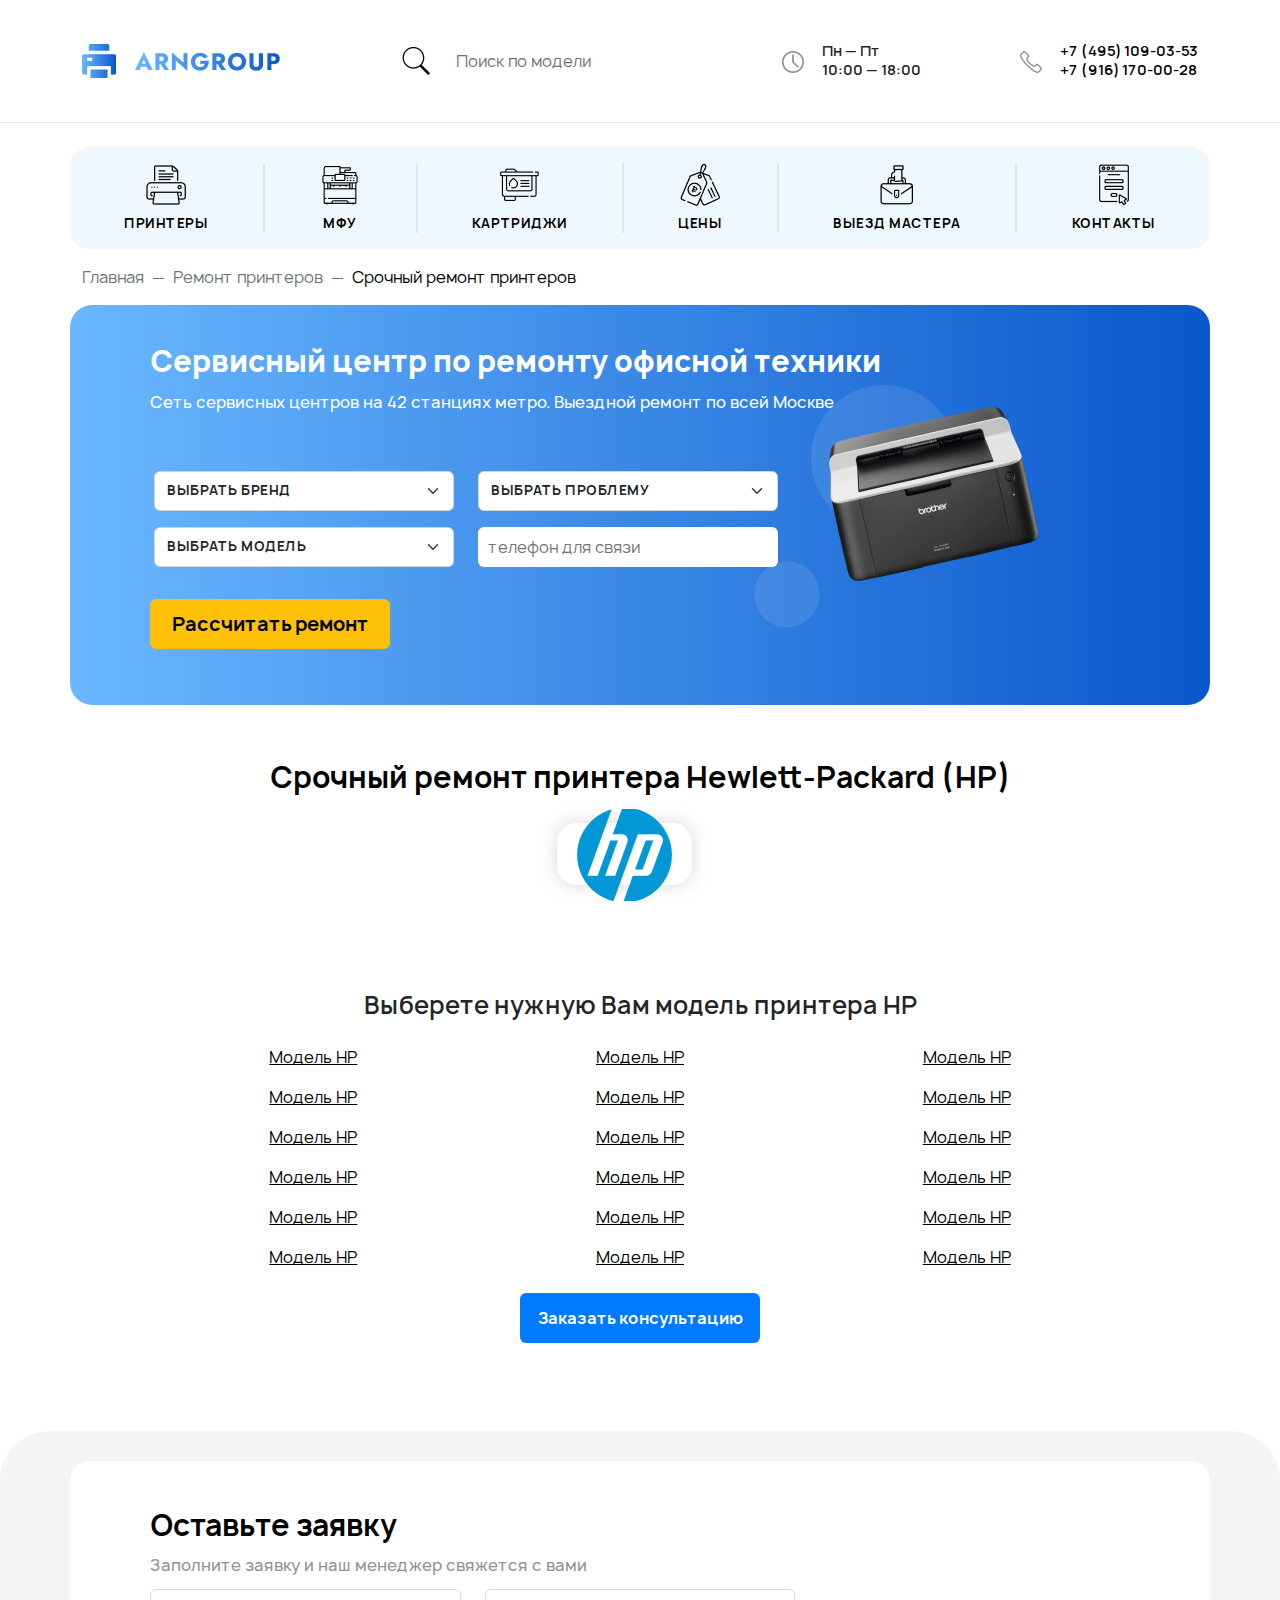
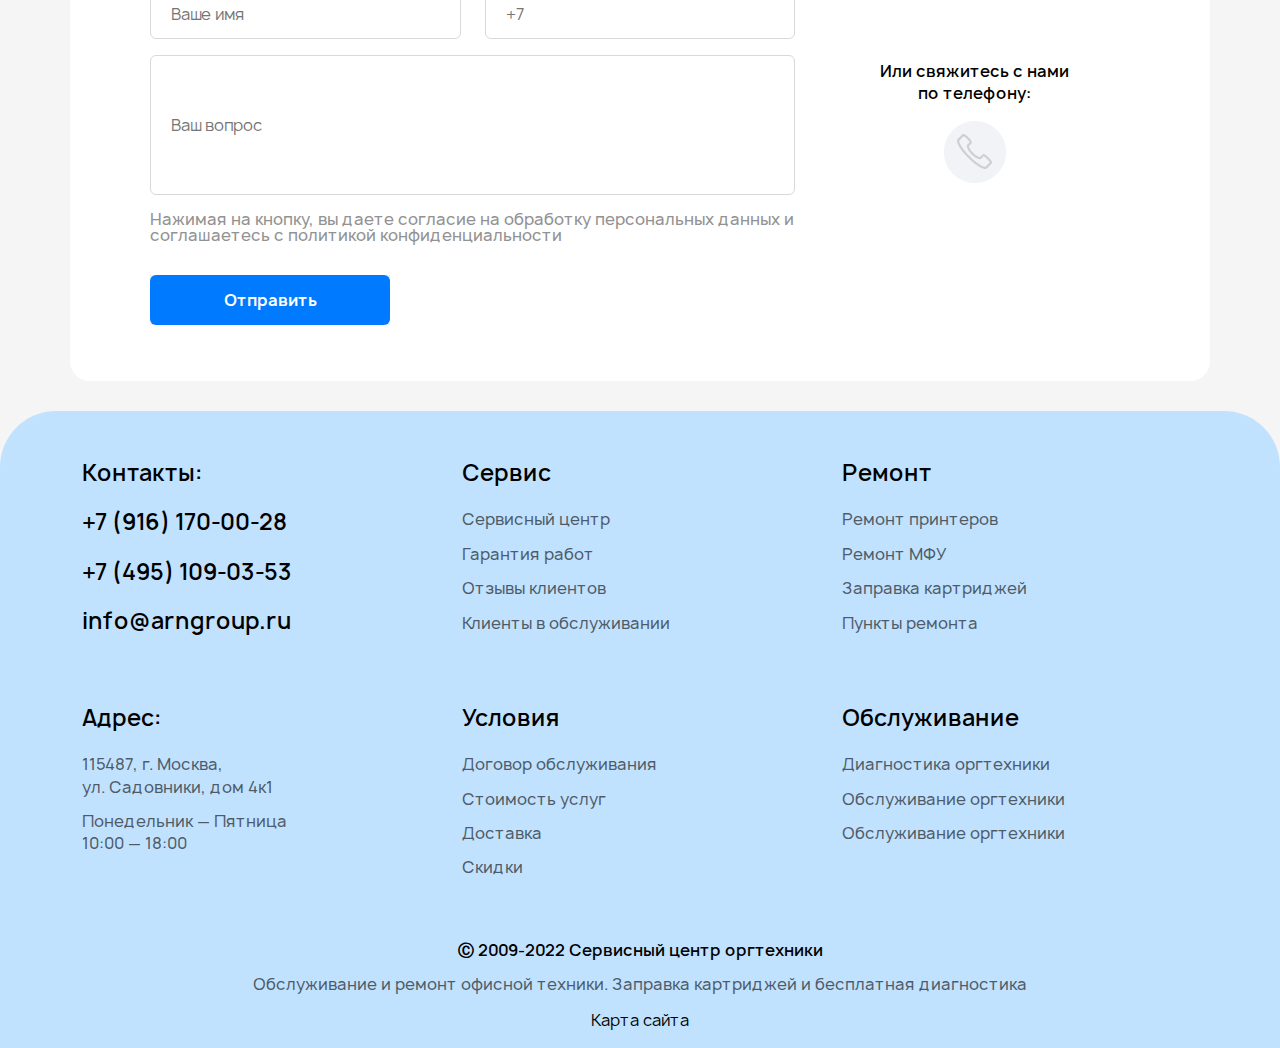
<file: print__brand-model.html>
<!DOCTYPE html>
<html lang="ru">
<head>
  <meta charset="UTF-8">
  <meta http-equiv="X-UA-Compatible" content="IE=edge">
  <meta name="viewport" content="width=device-width, initial-scale=1.0">
  
  <title>ARNGROUP</title>
  <link rel="shortcut icon" href="./img/Vector.png" type="image/x-icon">

  <!-- CSS only -->
  <link rel="stylesheet" href="./css/bootstrap.css">
  <link rel="stylesheet" href="./css/fontello.css">
  <!-- <link rel="stylesheet" href="./css/outline.css"> -->
  <link rel="stylesheet" href="./css/normalize.css">
  <link rel="stylesheet" href="./css/fonts.css">
  <link rel="stylesheet" href="./css/style.css">
  <link rel="stylesheet" href="./css/media.css">

</head>

<body>
  <nav class="navbar navbar-expand-lg navbar-light bg-light md-max-close">
    <div class="container-fluid">
      <button class="navbar-toggler" type="button" data-bs-toggle="collapse" data-bs-target="#navbarTogglerDemo03" aria-controls="navbarTogglerDemo03" aria-expanded="false" aria-label="Переключатель навигации">
        <span class="navbar-toggler-icon"></span>
      </button>
      <div class="header__title">
        <a href="index.html" class="title__link">
          <img src="./img/Vector.png" alt="Logo_print" class="title__img title__img-print me-2">
          <img src="./img/ARNGROUP.png" alt="Logo_name" class="title__img title__img-name">
        </a>
      </div> 
      <div class="header__search">
        <form action="#">
          <div class="input-group border-0 rounded-pill p-2">
            <div class="input-group-prepend">
              <label for="search_model" id="button-addon4" type="button" class="btn btn-link text-info border-reset"><img src="./img/search1.png" alt="Поиск"></label>
            </div>
            <input type="search" placeholder="Поиск по модели" aria-describedby="button-addon4" class="form-control bg-none border-reset border-0" id="search_model">
          </div>
        </form>
      </div>  
      <div class="collapse navbar-collapse" id="navbarTogglerDemo03">
        <ul class="navbar-nav me-auto mb-2 mb-lg-0 text-center fw-bold">
          <li class="nav-item">
            <a class="nav-link active" aria-current="page" href="./index.html">Главная</a>
          </li>
          <li class="nav-item">
            <a class="nav-link active" aria-current="page" href="./mfu__title.html">МФУ Kyocera</a>
          </li>
          <li class="nav-item">
            <a class="nav-link active" aria-current="page" href="./cartridges.html">Картридж</a>
          </li>
          <li class="nav-item">
            <a class="nav-link active" aria-current="page" href="./contacts.html">Контакты</a>
          </li>
        </ul>
      </div>
    </div>
  </nav>
  
  <header class="header__nav md-close">
    <div class="container">
      <div class="row">
        <div class="col-12 d-flex align-items-center justify-content-between">
          <div class="header__title">
            <a href="index.html" class="title__link">
              <img src="./img/Vector.png" alt="Logo_print" class="title__img title__img-print">
              <img src="./img/ARNGROUP.png" alt="Logo_name" class="title__img title__img-name">
            </a>
          </div> 
          <div class="header__search">
            <form action="#">
              <div class="input-group border-0 rounded-pill p-2">
                <div class="input-group-prepend">
                  <button id="button-addon4" type="button" class="btn btn-link text-info border-reset"><img src="./img/search1.png" alt="Поиск"></button>
                </div>
                <input type="search" placeholder="Поиск по модели" aria-describedby="button-addon4" class="form-control bg-none border-reset border-0">
              </div>
            </form>
          </div>  
          <div class="header__time d-flex align-items-center">
            <div class="time__img me-2">  
              <img src="./img/time.png" alt="Время работы">
            </div>
              <span class="time__descr">
                Пн — Пт <br> 10:00 — 18:00
              </span>
          </div>
          <div class="header__tel d-flex align-items-center">
            <div class="tel__img me-2">
              <img src="./img/tel.png" alt="Телефон">
            </div>
            <div class="d-flex align-items-center flex-column">
              <a class="tel__link" href="tel:+74951090353">+7 (495) 109-03-53</a>
              <a class="tel__link" href="tel:+79161700028">+7 (916) 170-00-28</a>
            </div> 
          </div>
      </div>
    </div>
  </header>

  <section class="header__messages my-4 md-max-close">
    <div class="container">
      <div class="row">
        <div class="header__messages__link messages__link text-center">
          <a href="tel:+79161700028" class="link">
            <img src="./img/whatUP.png" alt="whatsUP">
          </a>
          <a href="tel:+79161700028" class="link">
            <img src="./img/telegram.png" alt="telegram">
          </a>
          <a href="mailto:" class="link">
            <img src="./img/mail.png" alt="mail">
          </a>
        </div>
        <div class="text-center mt-3">
          <a href="#" class="link-primary master-link pe-4" data-bs-toggle="modal" data-bs-target="#exampleModal">Вызвать мастера</a>
        </div>
        <div class="text-center mt-3 mb-0">
          <p class="section__descr">Выездной ремонт по всей Москве</p>
        </div>
      </div>
    </div>
  </section>

  <section>
    <div class="container nav__menu md-close">
      <div class="row">
        <div class="col-12 border-reset">
          <ul class="nav__menu__list d-flex align-items-center justify-content-evenly">
            <li class="nav__menu__item btn-group">
              <div class="menu__container">
                <a href="#" class="d-flex flex-column align-items-center justify-content-center">
                  <img src="./img/print.png" alt="" class="img-fluid">
                  <span class="nav__menu__descr">принтеры</span>
                </a>
              </div>
              <ul class="dropdown-menu dropdown-menu-right dropdown-menu-lg-left mt-4 dropdown-list">
                <li class="dropdown-item">
                  <a href="print__brand.html">
                  HP
                  <div class="nested__list">
                    <a href="print__brand-model.html" class="nested__link">HP model</a>
                    <a href="#" class="nested__link">Пункт меню</a>
                    <a href="#" class="nested__link">Пункт меню</a>
                    <a href="#" class="nested__link">Пункт меню</a>
                    <a href="#" class="nested__link">Пункт меню</a>
                  </div>
                  </a>
                </li>
                <li class="dropdown-item">
                  <a href="#">
                  Пункт меню
                  <div class="nested__list">
                    <a href="#" class="nested__link">Пункт меню</a>
                    <a href="#" class="nested__link">Пункт меню</a>
                    <a href="#" class="nested__link">Пункт меню</a>
                    <a href="#" class="nested__link">Пункт меню</a>
                    <a href="#" class="nested__link">Пункт меню</a>
                  </div>
                  </a>
                </li>
                <li class="dropdown-item">
                  <a href="#">
                  Пункт меню
                  <div class="nested__list">
                    <a href="#" class="nested__link">Пункт меню</a>
                    <a href="#" class="nested__link">Пункт меню</a>
                    <a href="#" class="nested__link">Пункт меню</a>
                    <a href="#" class="nested__link">Пункт меню</a>
                    <a href="#" class="nested__link">Пункт меню</a>
                  </div>
                  </a>
                </li>
                <li class="dropdown-item">
                  <a href="#">
                  Пункт меню
                  <div class="nested__list">
                    <a href="#" class="nested__link">Пункт меню</a>
                    <a href="#" class="nested__link">Пункт меню</a>
                    <a href="#" class="nested__link">Пункт меню</a>
                    <a href="#" class="nested__link">Пункт меню</a>
                    <a href="#" class="nested__link">Пункт меню</a>
                  </div>
                  </a>
                </li>
                <li class="dropdown-item">
                  <a href="#">
                  Пункт меню
                  <div class="nested__list">
                    <a href="#" class="nested__link">Пункт меню</a>
                    <a href="#" class="nested__link">Пункт меню</a>
                    <a href="#" class="nested__link">Пункт меню</a>
                    <a href="#" class="nested__link">Пункт меню</a>
                    <a href="#" class="nested__link">Пункт меню</a>
                  </div>
                  </a>
                </li>

                <li class="dropdown-item">
                  <a href="#">
                  Пункт меню
                  <div class="nested__list">
                    <a href="#" class="nested__link">Пункт меню</a>
                    <a href="#" class="nested__link">Пункт меню</a>
                    <a href="#" class="nested__link">Пункт меню</a>
                    <a href="#" class="nested__link">Пункт меню</a>
                    <a href="#" class="nested__link">Пункт меню</a>
                  </div>
                  </a>
                </li>
                <li class="dropdown-item">
                  <a href="#">
                  Пункт меню
                  <div class="nested__list">
                    <a href="#" class="nested__link">Пункт меню</a>
                    <a href="#" class="nested__link">Пункт меню</a>
                    <a href="#" class="nested__link">Пункт меню</a>
                    <a href="#" class="nested__link">Пункт меню</a>
                    <a href="#" class="nested__link">Пункт меню</a>
                  </div>
                  </a>
                </li>
                <li class="dropdown-item">
                  <a href="#">
                  Пункт меню
                  <div class="nested__list">
                    <a href="#" class="nested__link">Пункт меню</a>
                    <a href="#" class="nested__link">Пункт меню</a>
                    <a href="#" class="nested__link">Пункт меню</a>
                    <a href="#" class="nested__link">Пункт меню</a>
                    <a href="#" class="nested__link">Пункт меню</a>
                  </div>
                  </a>
                </li>
              </ul>
            </li>
            <li class="nav__menu__item btn-group">
                <div class="menu__container d-flex flex-column align-items-center justify-content-center">
                  <a href="#" class="d-flex flex-column align-items-center justify-content-center">
                    <img src="./img/mfu.png" alt="Мфу" class="img-fluid">
                    <span class="nav__menu__descr">Мфу</span>
                  </a>
                </div>
              <ul class="dropdown-menu dropdown-menu-right dropdown-menu-lg-left mt-4 dropdown-list">
                <li class="dropdown-item">
                  <a href="#">
                  Пункт меню
                <div class="nested__list">
                    <a href="mfu__title.html" class="nested__link">MFU Kyocera</a>
                    <a href="#" class="nested__link">Пункт меню</a>
                    <a href="#" class="nested__link">Пункт меню</a>
                    <a href="#" class="nested__link">Пункт меню</a>
                    <a href="#" class="nested__link">Пункт меню</a>
                  </div>
                  </a>
                </li>
                <li class="dropdown-item">
                  <a href="#">
                  Пункт меню
                <div class="nested__list">
                    <a href="#" class="nested__link">Пункт меню</a>
                    <a href="#" class="nested__link">Пункт меню</a>
                    <a href="#" class="nested__link">Пункт меню</a>
                    <a href="#" class="nested__link">Пункт меню</a>
                    <a href="#" class="nested__link">Пункт меню</a>
                  </div>
                  </a>
                </li>
                <li class="dropdown-item">
                  <a href="#">
                  Пункт меню
                <div class="nested__list">
                    <a href="#" class="nested__link">Пункт меню</a>
                    <a href="#" class="nested__link">Пункт меню</a>
                    <a href="#" class="nested__link">Пункт меню</a>
                    <a href="#" class="nested__link">Пункт меню</a>
                    <a href="#" class="nested__link">Пункт меню</a>
                  </div>
                  </a>
                </li>
                <li class="dropdown-item">
                  <a href="#">
                  Пункт меню
                <div class="nested__list">
                    <a href="#" class="nested__link">Пункт меню</a>
                    <a href="#" class="nested__link">Пункт меню</a>
                    <a href="#" class="nested__link">Пункт меню</a>
                    <a href="#" class="nested__link">Пункт меню</a>
                    <a href="#" class="nested__link">Пункт меню</a>
                  </div>
                  </a>
                </li>
                <li class="dropdown-item">
                  <a href="#">
                  Пункт меню
                <div class="nested__list">
                    <a href="#" class="nested__link">Пункт меню</a>
                    <a href="#" class="nested__link">Пункт меню</a>
                    <a href="#" class="nested__link">Пункт меню</a>
                    <a href="#" class="nested__link">Пункт меню</a>
                    <a href="#" class="nested__link">Пункт меню</a>
                  </div>
                  </a>
                </li>
                <li class="dropdown-item">
                  <a href="#">
                  Пункт меню
                <div class="nested__list">
                    <a href="#" class="nested__link">Пункт меню</a>
                    <a href="#" class="nested__link">Пункт меню</a>
                    <a href="#" class="nested__link">Пункт меню</a>
                    <a href="#" class="nested__link">Пункт меню</a>
                    <a href="#" class="nested__link">Пункт меню</a>
                  </div>
                  </a>
                </li>
                <li class="dropdown-item">
                  <a href="#">
                  Пункт меню
                <div class="nested__list">
                    <a href="#" class="nested__link">Пункт меню</a>
                    <a href="#" class="nested__link">Пункт меню</a>
                    <a href="#" class="nested__link">Пункт меню</a>
                    <a href="#" class="nested__link">Пункт меню</a>
                    <a href="#" class="nested__link">Пункт меню</a>
                  </div>
                  </a>
                </li>
                <li class="dropdown-item">
                  <a href="#">
                  Пункт меню
                <div class="nested__list">
                    <a href="#" class="nested__link">Пункт меню</a>
                    <a href="#" class="nested__link">Пункт меню</a>
                    <a href="#" class="nested__link">Пункт меню</a>
                    <a href="#" class="nested__link">Пункт меню</a>
                    <a href="#" class="nested__link">Пункт меню</a>
                  </div>
                  </a>
                </li>
              </ul>
            </li>
            <li class="nav__menu__item btn-group dropdown-toggle" >
              <div class="menu__container d-flex flex-column align-items-center justify-content-center">
                <a href="#" class="d-flex flex-column align-items-center justify-content-center">
                  <img src="./img/kartr.png" alt="картриджи" class="img-fluid">
                  <span class="nav__menu__descr">картриджи</span>
                </a>
              </div>
              <ul class="dropdown-menu dropdown-menu-right dropdown-menu-lg-left mt-4 dropdown-list">
                <li class="dropdown-item">
                  <a href="#">
                  Пункт меню
                <div class="nested__list">
                  <a href="cartridges.html" class="nested__link">Картридж HP Q7553X</a>
                    <a href="#" class="nested__link">Пункт меню</a>
                    <a href="#" class="nested__link">Пункт меню</a>
                    <a href="#" class="nested__link">Пункт меню</a>
                    <a href="#" class="nested__link">Пункт меню</a>
                  </div>
                  </a>
                </li>
                <li class="dropdown-item">
                  <a href="#">
                  Пункт меню
                <div class="nested__list">
                    <a href="#" class="nested__link">Пункт меню</a>
                    <a href="#" class="nested__link">Пункт меню</a>
                    <a href="#" class="nested__link">Пункт меню</a>
                    <a href="#" class="nested__link">Пункт меню</a>
                    <a href="#" class="nested__link">Пункт меню</a>
                  </div>
                  </a>
                </li>
                <li class="dropdown-item">
                  <a href="#">
                  Пункт меню
                <div class="nested__list">
                    <a href="#" class="nested__link">Пункт меню</a>
                    <a href="#" class="nested__link">Пункт меню</a>
                    <a href="#" class="nested__link">Пункт меню</a>
                    <a href="#" class="nested__link">Пункт меню</a>
                    <a href="#" class="nested__link">Пункт меню</a>
                  </div>
                  </a>
                </li>
                <li class="dropdown-item">
                  <a href="#">
                  Пункт меню
                <div class="nested__list">
                    <a href="#" class="nested__link">Пункт меню</a>
                    <a href="#" class="nested__link">Пункт меню</a>
                    <a href="#" class="nested__link">Пункт меню</a>
                    <a href="#" class="nested__link">Пункт меню</a>
                    <a href="#" class="nested__link">Пункт меню</a>
                  </div>
                  </a>
                </li>
                <li class="dropdown-item">
                  <a href="#">
                  Пункт меню
                <div class="nested__list">
                    <a href="#" class="nested__link">Пункт меню</a>
                    <a href="#" class="nested__link">Пункт меню</a>
                    <a href="#" class="nested__link">Пункт меню</a>
                    <a href="#" class="nested__link">Пункт меню</a>
                    <a href="#" class="nested__link">Пункт меню</a>
                  </div>
                  </a>
                </li>
                <li class="dropdown-item">
                  <a href="#">
                  Пункт меню
                <div class="nested__list">
                    <a href="#" class="nested__link">Пункт меню</a>
                    <a href="#" class="nested__link">Пункт меню</a>
                    <a href="#" class="nested__link">Пункт меню</a>
                    <a href="#" class="nested__link">Пункт меню</a>
                    <a href="#" class="nested__link">Пункт меню</a>
                  </div>
                  </a>
                </li>
                <li class="dropdown-item">
                  <a href="#">
                  Пункт меню
                <div class="nested__list">
                    <a href="#" class="nested__link">Пункт меню</a>
                    <a href="#" class="nested__link">Пункт меню</a>
                    <a href="#" class="nested__link">Пункт меню</a>
                    <a href="#" class="nested__link">Пункт меню</a>
                    <a href="#" class="nested__link">Пункт меню</a>
                  </div>
                  </a>
                </li>
                <li class="dropdown-item">
                  <a href="#">
                  Пункт меню
                <div class="nested__list">
                    <a href="#" class="nested__link">Пункт меню</a>
                    <a href="#" class="nested__link">Пункт меню</a>
                    <a href="#" class="nested__link">Пункт меню</a>
                    <a href="#" class="nested__link">Пункт меню</a>
                    <a href="#" class="nested__link">Пункт меню</a>
                  </div>
                  </a>
                </li>
              </ul>
            </li>
            <li class="nav__menu__item btn-group dropdown-toggle" >
              <div class="menu__container">
                <a href="#" class="d-flex flex-column align-items-center justify-content-center">
                  <img src="./img/price.png" alt="цены" class="img-fluid">
                  <span class="nav__menu__descr">цены</span>
                </a>
              </div>
            </li>
            <li class="nav__menu__item btn-group dropdown-toggle" >
              <div class="menu__container">
                <a href="#" class="d-flex flex-column align-items-center justify-content-center">
                  <img src="./img/masters.png" alt="Выезд мастера" class="img-fluid">
                  <span class="nav__menu__descr">выезд мастера</span>
                </a>  
              </div>
            </li>
            <li class="nav__menu__item btn-group dropdown-toggle" >
              <div class="menu__container">
                <a href="contacts.html" class="d-flex flex-column align-items-center justify-content-center">
                  <img src="./img/contacts.png" alt="Контакты" class="img-fluid">
                  <span class="nav__menu__descr">контакты</span>
                </a>
              </div>
            </li>
          </ul>
        </div>
      </div>
    </div>
  </section>
  
  <section class="section__breadcumbs mt-3">
    <div class="container">
      <div class="row">
        <div class="col-12">
          <nav aria-label="breadcrumb">
            <ol class="breadcrumb d-flex justify-content-center justify-content-lg-start">
              <li class="breadcrumb-item"><a href="index.html">Главная</a></li>
              <li class="breadcrumb-item"><a href="print__brand.html">Ремонт принтеров</a></li>
              <li class="breadcrumb-item active" aria-current="page">Срочный ремонт принтеров</li>
            </ol>
          </nav>
        </div>
      </div>
    </div>
  </section>

    <section class="repair">
      <div class="container container__repair">
        <div class="row">
          <div class="col-12">
            <h2 class="section__title repair__title">
              Сервисный центр по ремонту офисной техники
            </h2>
          </div>
          <div class="col-9 md-close">
            <p class="section__descr repair__descr">
              Сеть сервисных центров на 42 станциях метро. Выездной ремонт по всей Москве
            </p>
          </div>
        </div>
        <form class="row g-3 needs-validation repair-form" novalidate>
          <div class="row">
            <div class="col-lg-4 col-12">
              <select class="form-select repair-select" id="validationCustom01" required>
                <option selected disabled value="">выбрать бренд</option>
                <option>...</option>
                <option>...</option>
                <option>...</option>
                <option>...</option>
              </select>
            </div>
            <div class="col-lg-4 col-12">
              <select class="form-select repair-select" id="validationCustom02" required>
                <option selected disabled value="">выбрать проблему</option>
                <option>...</option>
                <option>...</option>
                <option>...</option>
                <option>...</option>
              </select>
            </div>
            <div class="col-lg-4 repair__img md-close">
              <img src="./img/repair_print.png" alt="Ремонт техники">
            </div>
          </div>
          <div class="row mt-3">
            <div class="col-lg-4 col-12">
              <select class="form-select repair-select" id="validationCustom03" required>
                <option selected disabled value="">выбрать модель</option>
                <option>...</option>
                <option>...</option>
                <option>...</option>
                <option>...</option>
              </select>
            </div>
            <div class="col-lg-4 col-12">
              <input type="tel" name="tel" id="tel_abonent" placeholder="телефон для связи" class="repair-tel" required>
            </div>
          </div>
          <div class="col-12 mt-0 mt-lg-3">
            <button class="btn btn-warning btn-perfect btn-mobile mt-3" type="submit">Рассчитать ремонт</button>
          </div>
        </form>
      </div>
    </section>

    <section class="model my-5">
        <div class="container">
            <div class="row text-center">
                <div class="col-12">
                    <h2 class="section__title ">
                        Срочный ремонт принтера Hewlett-Packard (HP)
                    </h2>
                </div>
                <div class="col-12 col-md-6 breakdowns mx-auto">
                    <a href="#" class="breakdowns__block model__block__print">  
                        <img src="./img/hp.png" alt="hp" class="model__img img-fluid">
                    </a>
                </div>
            </div>
            <div class="container container__accord my-5 text-center">
                <h3 class="service__title">Выберете нужную Вам модель принтера HP</h3>
                <div class="row">
                  <div class="col-4">
                    <ul class="model__list">
                      <li class="model__item">
                        <a href="" class="model__link">
                        Модель HP
                        </a>
                      </li>
                      <li class="model__item">
                        <a href="" class="model__link">
                        Модель HP
                        </a>
                      </li>
                      <li class="model__item">
                        <a href="" class="model__link">
                        Модель HP
                        </a>
                      </li>
                      <li class="model__item">
                        <a href="" class="model__link">
                        Модель HP
                        </a>
                      </li>
                      <li class="model__item">
                        <a href="" class="model__link">
                        Модель HP
                        </a>
                      </li>
                      <li class="model__item">
                        <a href="" class="model__link">
                        Модель HP
                        </a>
                      </li>
                    </ul>
                  </div>
                  <div class="col-4">
                    <ul class="model__list">
                      <li class="model__item">
                        <a href="" class="model__link">
                        Модель HP
                        </a>
                      </li>
                      <li class="model__item">
                        <a href="" class="model__link">
                        Модель HP
                        </a>
                      </li>
                      <li class="model__item">
                        <a href="" class="model__link">
                        Модель HP
                        </a>
                      </li>
                      <li class="model__item">
                        <a href="" class="model__link">
                        Модель HP
                        </a>
                      </li>
                      <li class="model__item">
                        <a href="" class="model__link">
                        Модель HP
                        </a>
                      </li>
                      <li class="model__item">
                        <a href="" class="model__link">
                        Модель HP
                        </a>
                      </li>
                    </ul>
                  </div>
                  <div class="col-4">
                    <ul class="model__list">
                      <li class="model__item">
                        <a href="" class="model__link">
                        Модель HP
                        </a>
                      </li>
                      <li class="model__item">
                        <a href="" class="model__link">
                        Модель HP
                        </a>
                      </li>
                      <li class="model__item">
                        <a href="" class="model__link">
                        Модель HP
                        </a>
                      </li>
                      <li class="model__item">
                        <a href="" class="model__link">
                        Модель HP
                        </a>
                      </li>
                      <li class="model__item">
                        <a href="" class="model__link">
                        Модель HP
                        </a>
                      </li>
                      <li class="model__item">
                        <a href="" class="model__link">
                        Модель HP
                        </a>
                      </li>
                    </ul>
                  </div>
                </div>
                <div class="row">
                  <div class="col-12">
                    <a href="#" role="button" data-bs-toggle="modal" data-bs-target="#exampleModal" class="btn btn-perfect mt-4 btn_call mx-auto">Заказать консультацию</a>
                  </div>
                </div>
              </div>
        </div>
      </section>


    <section class="section-offset service">
      <div class="container container__accord">
        <div class="row">
          <div class="col-lg-8">
            <form action="#" method="get" class="form__link">
              <h2 class="section__title">Оставьте заявку</h2>
              <p class="form__link__descr">Заполните заявку и наш менеджер свяжется с вами</p>
              
              <div class="row">
                <div class="col-lg-6 col-12 mt-lg-0 mt-3">
                  <input class="form__link__input" type="text" name="Name" id="FirsName" required placeholder="Ваше имя">
                </div>
                <div class="col-lg-6 col-12 mt-lg-0 mt-3">
                  <input class="form__link__input" type="tel" name="tel" id="tel" required placeholder="+7">
                </div>
              </div>

              <div class="row my-3">
                <div class="col-12">
                  <input type="text" class="form__link__input form__link__question" name="question" id="question" placeholder="Ваш вопрос">
                </div>
              </div>
              <div class="row">
                <div class="col-12">
                  <p class="form__link__descr">Нажимая на кнопку, вы даете согласие на обработку персональных данных и соглашаетесь c политикой конфиденциальности</p>
                </div>
                <div class="col-12 text-center text-lg-start my-3">
                  <button type="submit" ><a href="#" class="btn btn-perfect btn_call btn-mobile">Отправить</a></button>
                </div>
              </div>
            </form>
          </div>
          <div class="col-lg-4 mt-lg-0 mt-5 tel__section md-close">
            <h3 class="tel__descr mb-3">Или свяжитесь с нами <br> по телефону:</h3>
            <img src="./img/tel_form.png" alt="tel" class="img-fluid">
          </div>
        </div>
      </div>
    </section>

  <footer class="text-lg-start text-center footer-bg">
    <div class="footer">
      <div class="container pt-5">
        <div class="row ">
          <div class="col-12 col-md-4">
            <ul class="footer__contacts footer__list">
              <li class="footer__item footer__head">
                Контакты:
              </li>
              <li class="footer__item footer__head">
                +7 (916) 170-00-28
              </li>
              <li class="footer__item footer__head">
                +7 (495) 109-03-53
              </li>
              <li class="footer__item footer__head">
                info@arngroup.ru
              </li>
            </ul>
          </div>
          <div class="col-12 col-md-4">
            <ul class="footer__service footer__list">
              <li class="footer__item footer__head">
                Сервис
              </li>
              <li class="footer__item ">
                Сервисный центр
              </li>
              <li class="footer__item">
                Гарантия работ
              </li>
              <li class="footer__item">
                Отзывы клиентов
              </li>
              <li class="footer__item">
                Клиенты в обслуживании
              </li>
            </ul>
          </div>
          <div class="col-12 col-md-4">
            <ul class="footer__repair footer__list">
              <li class="footer__item footer__head">
                Ремонт
              </li>
              <li class="footer__item">
                Ремонт принтеров
              </li>
              <li class="footer__item">
                Ремонт МФУ
              </li>
              <li class="footer__item">
                Заправка картриджей
              </li>
              <li class="footer__item">
                Пункты ремонта
              </li>
            </ul>
          </div>
        </div>

        <div class="row my-md-5">
          <div class="col-12 col-md-4">
            <ul class="footer__contacts footer__list">
              <li class="footer__item footer__head">
                Адрес:
              </li>
              <li class="footer__item ">
                115487, г. Москва, 
                <br> ул. Садовники, дом 4к1
              </li>
              <li class="footer__item ">
                Понедельник — Пятница
                <br> 10:00 — 18:00
              </li>
            </ul>
          </div>
          <div class="col-12 col-md-4">
            <ul class="footer__service footer__list">
              <li class="footer__item footer__head">
                Условия
              </li>
              <li class="footer__item ">
                Договор обслуживания
              </li>
              <li class="footer__item">
                Стоимость услуг
              </li>
              <li class="footer__item">
                Доставка
              </li>
              <li class="footer__item">
                Скидки
              </li>
            </ul>
          </div>
          <div class="col-12 col-md-4">
            <ul class="footer__repair footer__list">
              <li class="footer__item footer__head">
                Обслуживание
              </li>
              <li class="footer__item">
                Диагностика оргтехники
              </li>
              <li class="footer__item">
                Обслуживание оргтехники
              </li>
              <li class="footer__item">
                Обслуживание оргтехники
              </li>
            </ul>
          </div>
        </div>
        <div class="row pb-3">
          <div class="col-12 text-center">
            <h3 class="footer__title footer__item">Ⓒ 2009-2022 Сервисный центр оргтехники</h3>
            <p class="footer__item">Обслуживание и ремонт офисной техники. Заправка картриджей и бесплатная диагностика</p>
            <a href="#" class="footer__map">Карта сайта</a>
          </div>
        </div>
      </div>
    </div>
  </footer>
 <!-- Modal -->
 <div class="modal fade" id="exampleModal" tabindex="-1" aria-labelledby="exampleModalLabel" aria-hidden="true">
  <div class="modal-dialog">
    <div class="modal-content">
      <div class="modal-header border-0">
        <button type="button" class="close modal__button" data-bs-dismiss="modal" aria-label="Close">
        </button>
      </div>
      <div class="modal-body pt-0">
          <form action="" method="post">
              <h3 class="modal-title" id="exampleModalLabel">Заказать обратный звонок</h3>
              <p class="modal__descr form__link__descr">Заполните заявку и наш менеджер свяжется с вами</p>
              <div class="row">
                  <div class="col-12 mt-lg-0 my-3">
                    <input class="form__link__input modal-input" type="text" name="Name" id="FirsName" required placeholder="Ваше имя">
                  </div>
                  <div class="col-12 mt-lg-0 mt-3">
                    <input class="form__link__input modal-input" type="tel" name="tel" id="tel" required placeholder="+7">
                  </div>
                </div>
  
                <div class="row my-3">
                  <div class="col-12">
                    <input type="text" class="form__link__input modal-input form__link__question" name="question" id="question" placeholder="Ваш вопрос">
                  </div>
                </div>
                <div class="row">
                  <div class="col-12">
                    <p class="form__link__descr modal__descr_small">Нажимая на кнопку, вы даете согласие на обработку персональных данных и соглашаетесь c политикой конфиденциальности</p>
                  </div>
                  <div class="col-12 mb-3">
                    <button type="submit" data-bs-dismiss="modal" class="btn btn-perfect btn_call modal__btn">Отправить</button>
                  </div>
                </div>
          </form>
      </div>
      <!-- <div class="modal-footer">
        <button type="button" class="btn btn-secondary" >Close</button>
        <button type="button" class="btn btn-primary">Save changes</button>
      </div> -->
    </div>
  </div>
</div>
  <script src="./js/bootstrap.bundle.js"></script>
  <script src="./js/accord.js"></script>
</body>

</html>
</file>
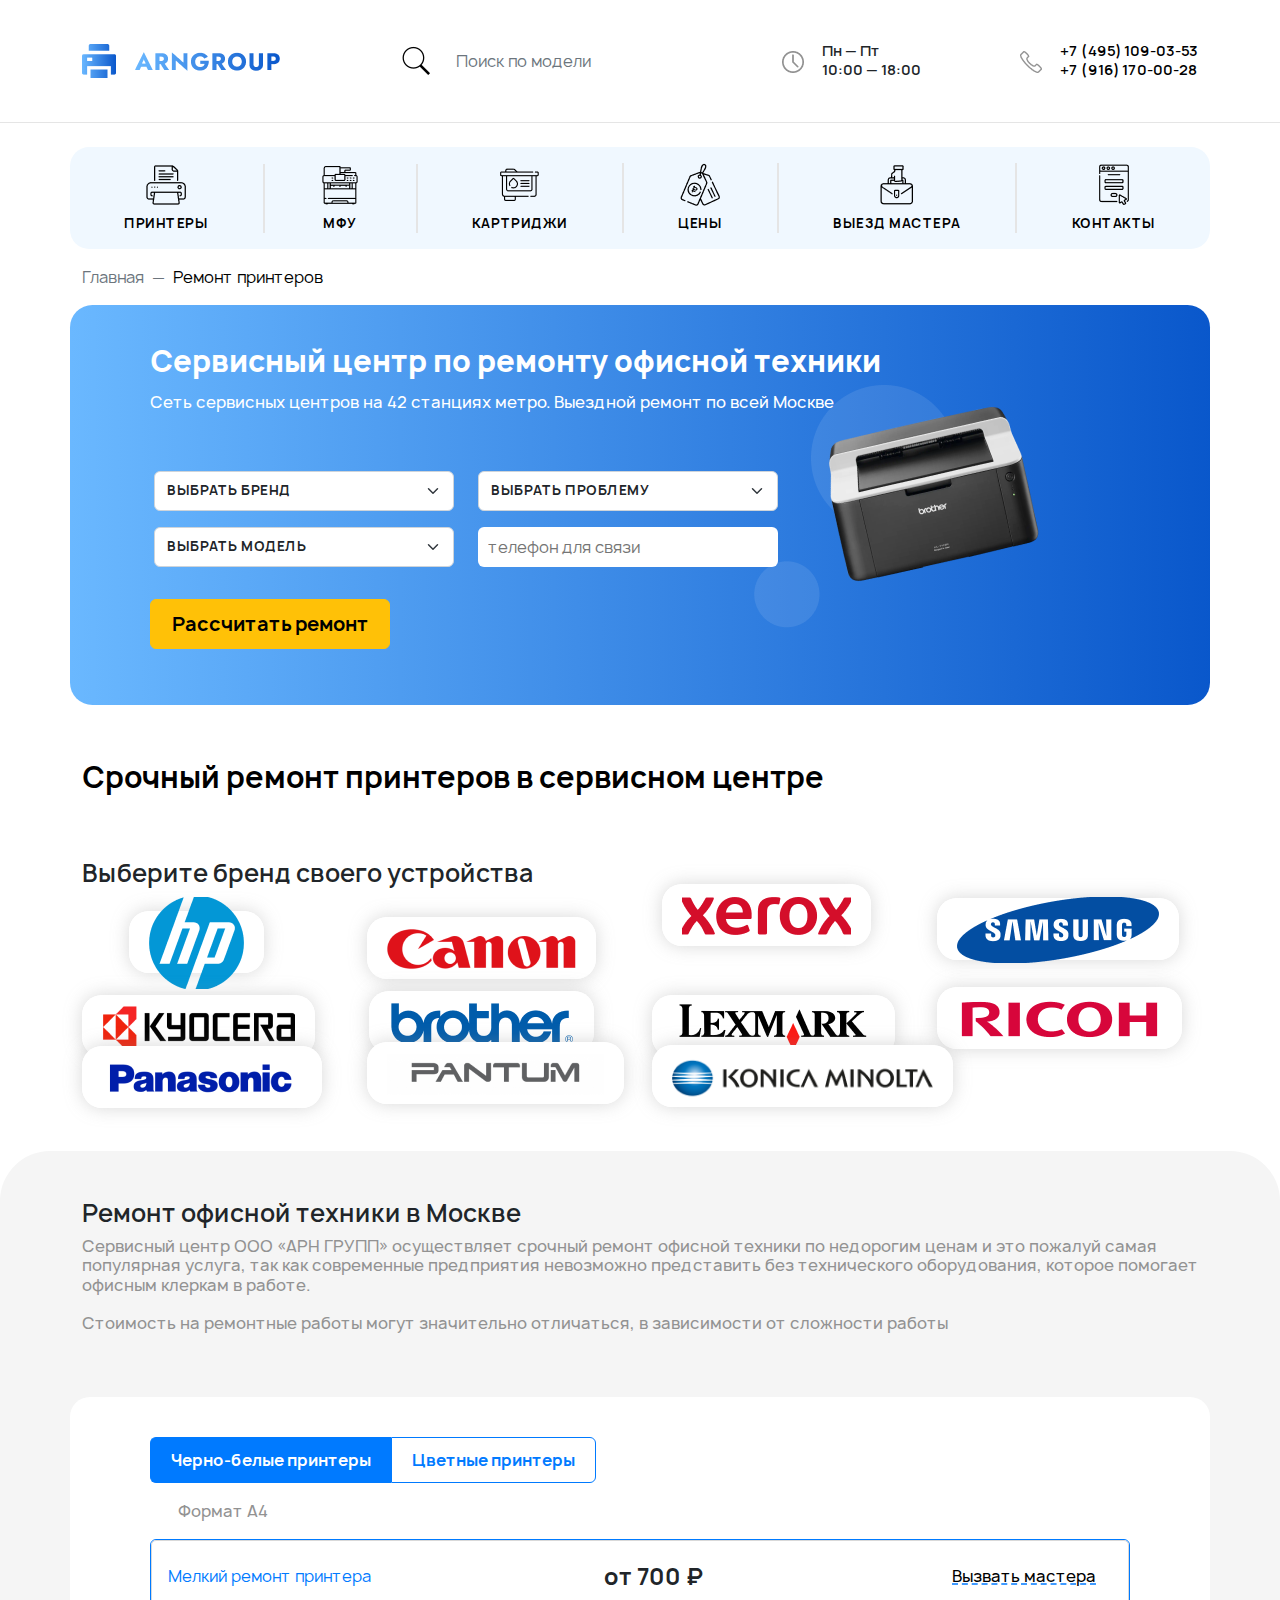
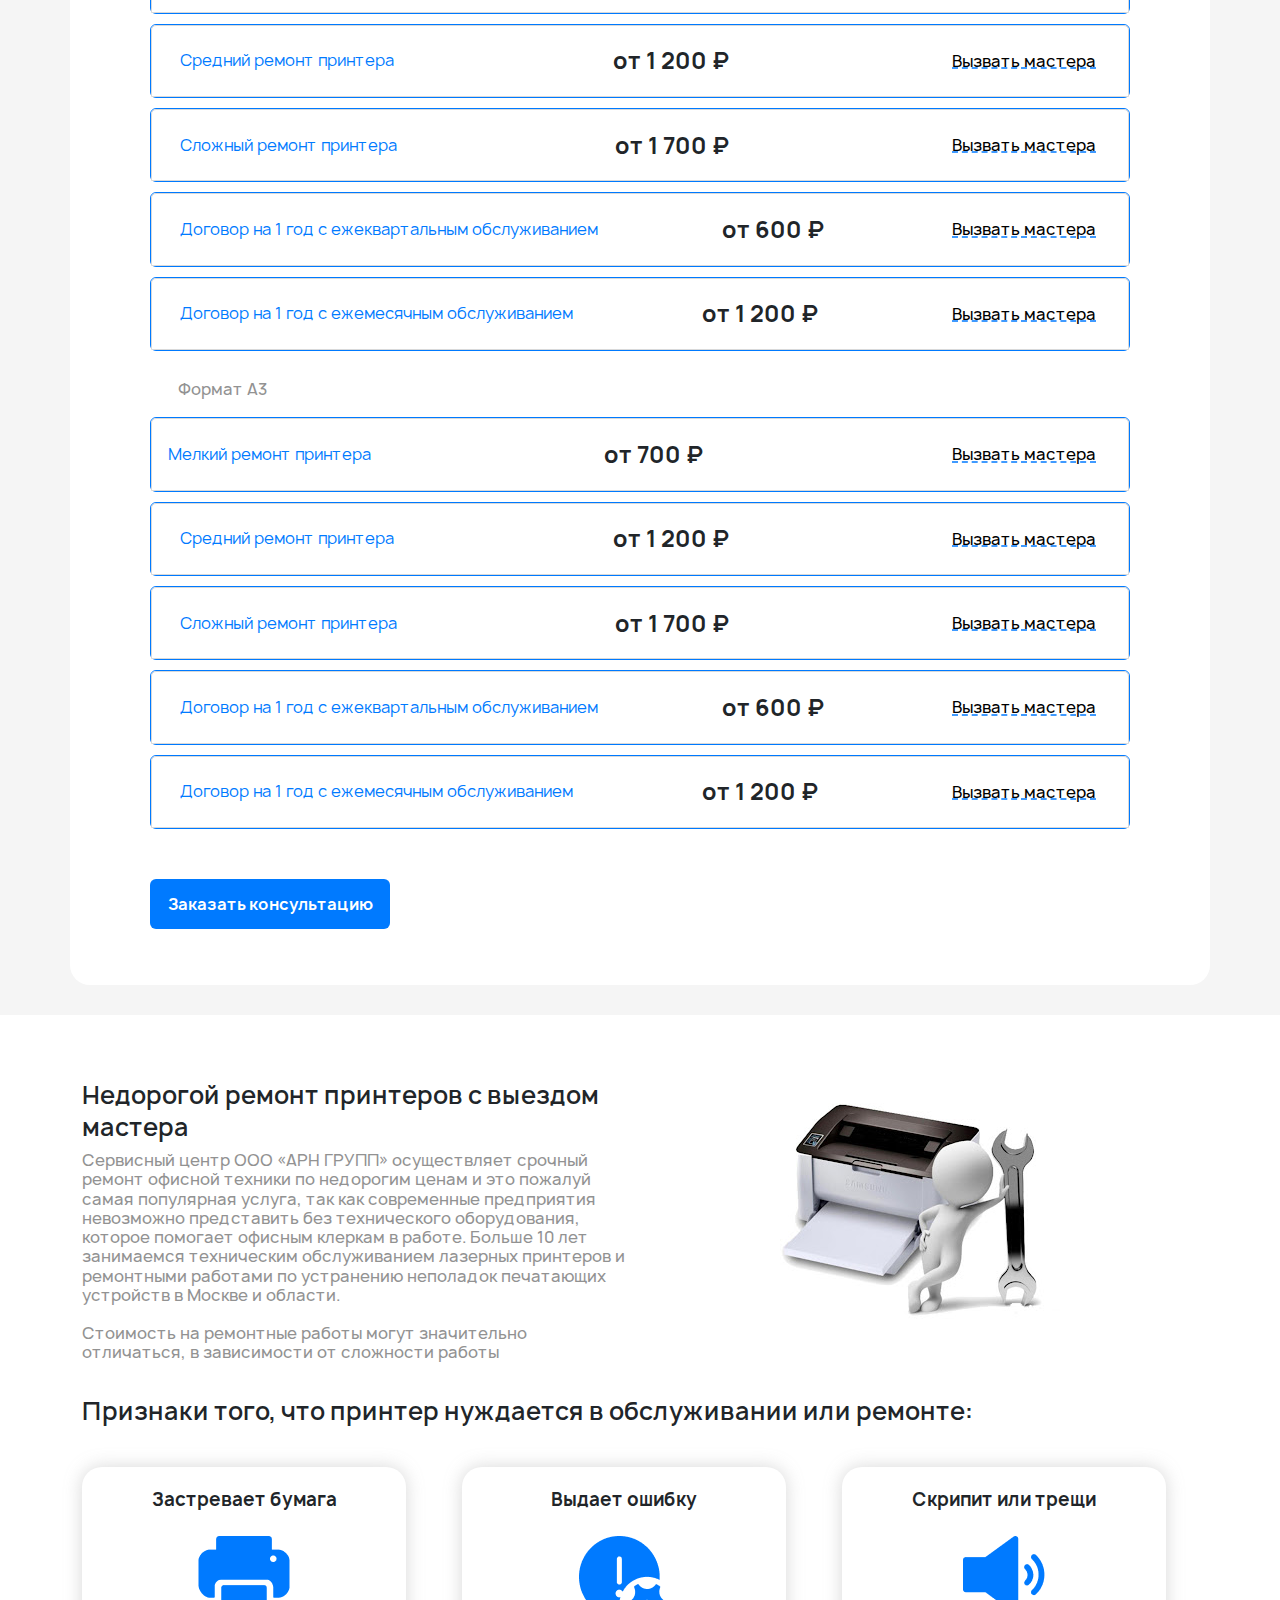
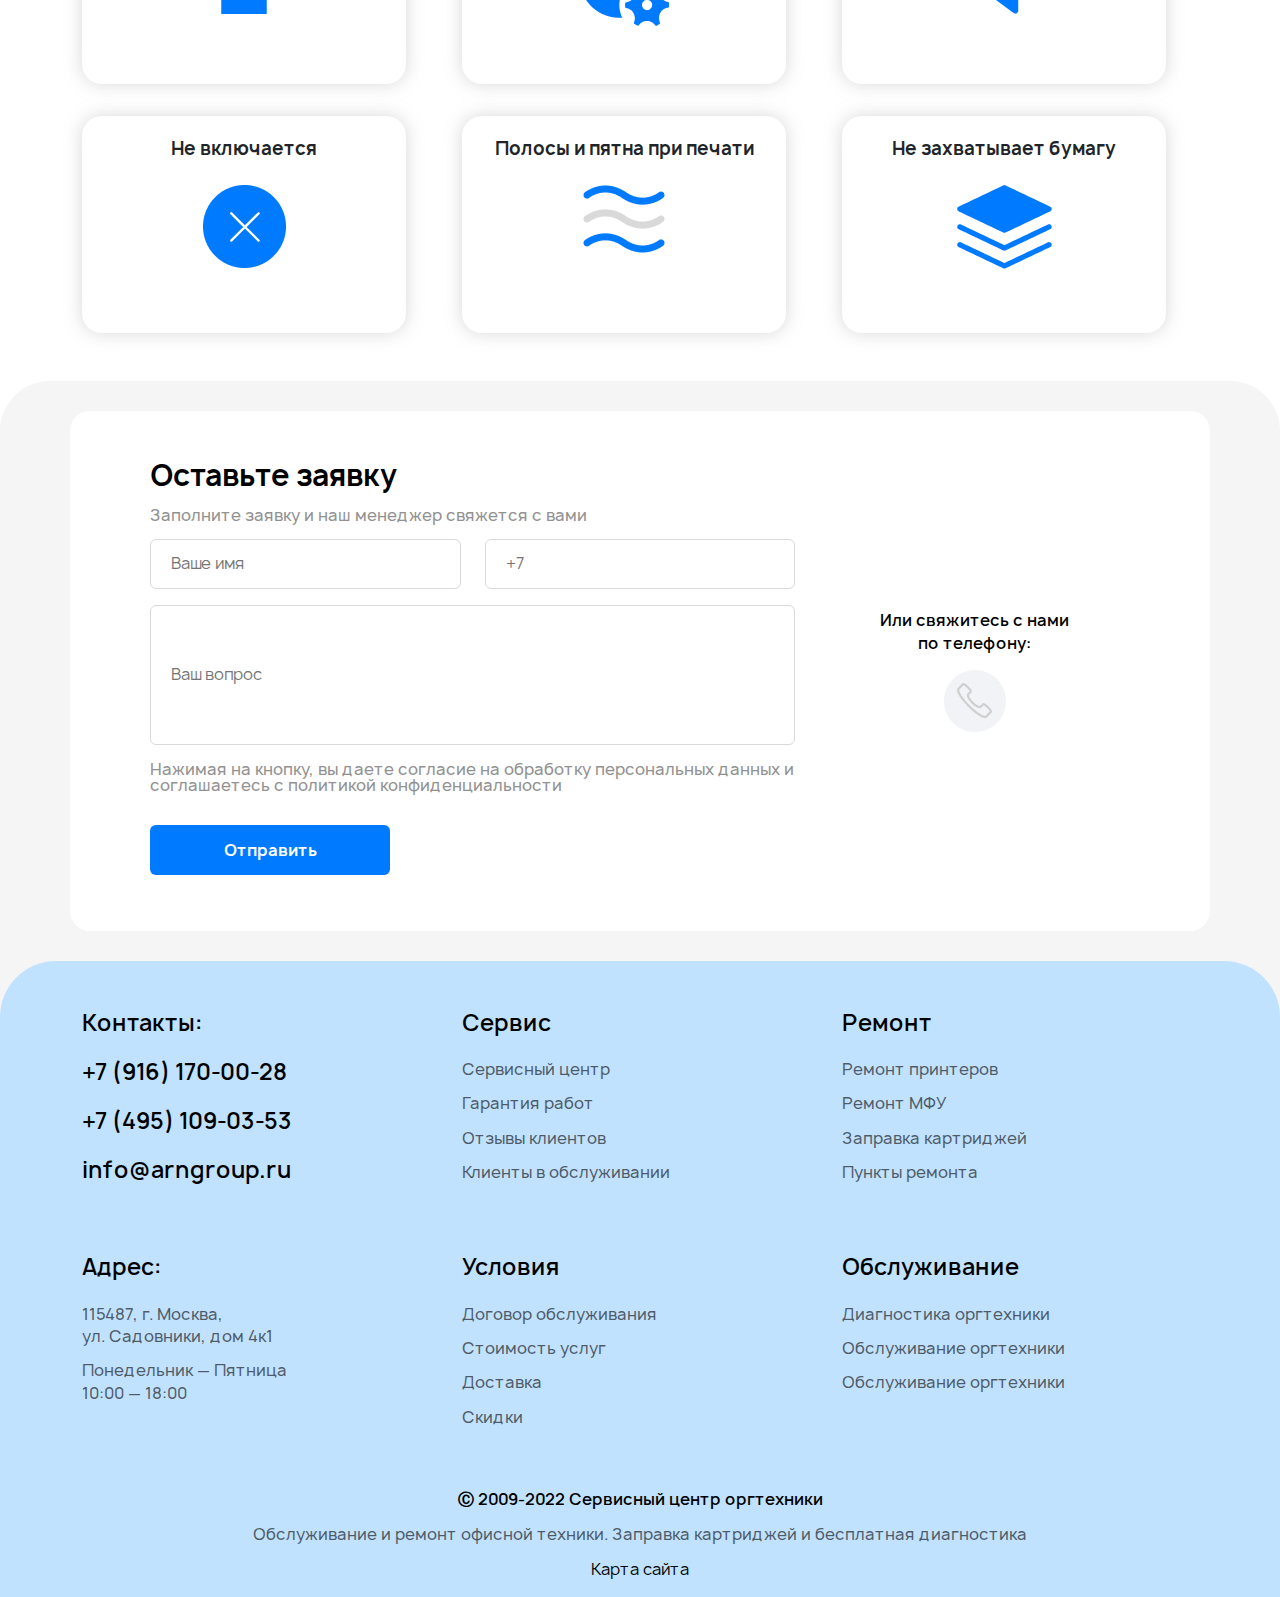
<file: print__brand.html>
<!DOCTYPE html>
<html lang="ru">
<head>
  <meta charset="UTF-8">
  <meta http-equiv="X-UA-Compatible" content="IE=edge">
  <meta name="viewport" content="width=device-width, initial-scale=1.0">
  
  <title>ARNGROUP</title>
  <link rel="shortcut icon" href="./img/Vector.png" type="image/x-icon">

  <!-- CSS only -->
  <link rel="stylesheet" href="./css/bootstrap.css">
  <link rel="stylesheet" href="./css/fontello.css">
  <!-- <link rel="stylesheet" href="./css/outline.css"> -->
  <link rel="stylesheet" href="./css/normalize.css">
  <link rel="stylesheet" href="./css/fonts.css">
  <link rel="stylesheet" href="./css/style.css">
  <link rel="stylesheet" href="./css/media.css">

</head>

<body>
  <nav class="navbar navbar-expand-lg navbar-light bg-light md-max-close">
    <div class="container-fluid">
      <button class="navbar-toggler" type="button" data-bs-toggle="collapse" data-bs-target="#navbarTogglerDemo03" aria-controls="navbarTogglerDemo03" aria-expanded="false" aria-label="Переключатель навигации">
        <span class="navbar-toggler-icon"></span>
      </button>
      <div class="header__title">
        <a href="index.html" class="title__link">
          <img src="./img/Vector.png" alt="Logo_print" class="title__img title__img-print me-2">
          <img src="./img/ARNGROUP.png" alt="Logo_name" class="title__img title__img-name">
        </a>
      </div> 
      <div class="header__search">
        <form action="#">
          <div class="input-group border-0 rounded-pill p-2">
            <div class="input-group-prepend">
              <label for="search_model" id="button-addon4" type="button" class="btn btn-link text-info border-reset"><img src="./img/search1.png" alt="Поиск"></label>
            </div>
            <input type="search" placeholder="Поиск по модели" aria-describedby="button-addon4" class="form-control bg-none border-reset border-0" id="search_model">
          </div>
        </form>
      </div>  
      <div class="collapse navbar-collapse" id="navbarTogglerDemo03">
        <ul class="navbar-nav me-auto mb-2 mb-lg-0 text-center fw-bold">
          <li class="nav-item">
            <a class="nav-link active" aria-current="page" href="./index.html">Главная</a>
          </li>
          <li class="nav-item">
            <a class="nav-link active" aria-current="page" href="./mfu__title.html">МФУ Kyocera</a>
          </li>
          <li class="nav-item">
            <a class="nav-link active" aria-current="page" href="./cartridges.html">Картридж</a>
          </li>
          <li class="nav-item">
            <a class="nav-link active" aria-current="page" href="./contacts.html">Контакты</a>
          </li>
        </ul>
      </div>
    </div>
  </nav>
  
  <header class="header__nav md-close">
    <div class="container">
      <div class="row">
        <div class="col-12 d-flex align-items-center justify-content-between">
          <div class="header__title">
            <a href="index.html" class="title__link">
              <img src="./img/Vector.png" alt="Logo_print" class="title__img title__img-print">
              <img src="./img/ARNGROUP.png" alt="Logo_name" class="title__img title__img-name">
            </a>
          </div> 
          <div class="header__search">
            <form action="#">
              <div class="input-group border-0 rounded-pill p-2">
                <div class="input-group-prepend">
                  <button id="button-addon4" type="button" class="btn btn-link text-info border-reset"><img src="./img/search1.png" alt="Поиск"></button>
                </div>
                <input type="search" placeholder="Поиск по модели" aria-describedby="button-addon4" class="form-control bg-none border-reset border-0">
              </div>
            </form>
          </div>  
          <div class="header__time d-flex align-items-center">
            <div class="time__img me-2">  
              <img src="./img/time.png" alt="Время работы">
            </div>
              <span class="time__descr">
                Пн — Пт <br> 10:00 — 18:00
              </span>
          </div>
          <div class="header__tel d-flex align-items-center">
            <div class="tel__img me-2">
              <img src="./img/tel.png" alt="Телефон">
            </div>
            <div class="d-flex align-items-center flex-column">
              <a class="tel__link" href="tel:+74951090353">+7 (495) 109-03-53</a>
              <a class="tel__link" href="tel:+79161700028">+7 (916) 170-00-28</a>
            </div> 
          </div>
      </div>
    </div>
  </header>

  <section class="header__messages my-4 md-max-close">
    <div class="container">
      <div class="row">
        <div class="header__messages__link messages__link text-center">
          <a href="tel:+79161700028" class="link">
            <img src="./img/whatUP.png" alt="whatsUP">
          </a>
          <a href="tel:+79161700028" class="link">
            <img src="./img/telegram.png" alt="telegram">
          </a>
          <a href="mailto:" class="link">
            <img src="./img/mail.png" alt="mail">
          </a>
        </div>
        <div class="text-center mt-3">
          <a href="#" class="link-primary master-link pe-4" data-bs-toggle="modal" data-bs-target="#exampleModal">Вызвать мастера</a>
        </div>
        <div class="text-center mt-3 mb-0">
          <p class="section__descr">Выездной ремонт по всей Москве</p>
        </div>
      </div>
    </div>
  </section>

  <section>
    <div class="container nav__menu md-close">
      <div class="row">
        <div class="col-12 border-reset">
          <ul class="nav__menu__list d-flex align-items-center justify-content-evenly">
            <li class="nav__menu__item btn-group">
              <div class="menu__container">
                <a href="#" class="d-flex flex-column align-items-center justify-content-center">
                  <img src="./img/print.png" alt="" class="img-fluid">
                  <span class="nav__menu__descr">принтеры</span>
                </a>
              </div>
              <ul class="dropdown-menu dropdown-menu-right dropdown-menu-lg-left mt-4 dropdown-list">
                <li class="dropdown-item">
                  <a href="print__brand.html">
                  HP
                  <div class="nested__list">
                    <a href="print__brand-model.html" class="nested__link">HP model</a>
                    <a href="#" class="nested__link">Пункт меню</a>
                    <a href="#" class="nested__link">Пункт меню</a>
                    <a href="#" class="nested__link">Пункт меню</a>
                    <a href="#" class="nested__link">Пункт меню</a>
                  </div>
                  </a>
                </li>
                <li class="dropdown-item">
                  <a href="#">
                  Пункт меню
                  <div class="nested__list">
                    <a href="#" class="nested__link">Пункт меню</a>
                    <a href="#" class="nested__link">Пункт меню</a>
                    <a href="#" class="nested__link">Пункт меню</a>
                    <a href="#" class="nested__link">Пункт меню</a>
                    <a href="#" class="nested__link">Пункт меню</a>
                  </div>
                  </a>
                </li>
                <li class="dropdown-item">
                  <a href="#">
                  Пункт меню
                  <div class="nested__list">
                    <a href="#" class="nested__link">Пункт меню</a>
                    <a href="#" class="nested__link">Пункт меню</a>
                    <a href="#" class="nested__link">Пункт меню</a>
                    <a href="#" class="nested__link">Пункт меню</a>
                    <a href="#" class="nested__link">Пункт меню</a>
                  </div>
                  </a>
                </li>
                <li class="dropdown-item">
                  <a href="#">
                  Пункт меню
                  <div class="nested__list">
                    <a href="#" class="nested__link">Пункт меню</a>
                    <a href="#" class="nested__link">Пункт меню</a>
                    <a href="#" class="nested__link">Пункт меню</a>
                    <a href="#" class="nested__link">Пункт меню</a>
                    <a href="#" class="nested__link">Пункт меню</a>
                  </div>
                  </a>
                </li>
                <li class="dropdown-item">
                  <a href="#">
                  Пункт меню
                  <div class="nested__list">
                    <a href="#" class="nested__link">Пункт меню</a>
                    <a href="#" class="nested__link">Пункт меню</a>
                    <a href="#" class="nested__link">Пункт меню</a>
                    <a href="#" class="nested__link">Пункт меню</a>
                    <a href="#" class="nested__link">Пункт меню</a>
                  </div>
                  </a>
                </li>

                <li class="dropdown-item">
                  <a href="#">
                  Пункт меню
                  <div class="nested__list">
                    <a href="#" class="nested__link">Пункт меню</a>
                    <a href="#" class="nested__link">Пункт меню</a>
                    <a href="#" class="nested__link">Пункт меню</a>
                    <a href="#" class="nested__link">Пункт меню</a>
                    <a href="#" class="nested__link">Пункт меню</a>
                  </div>
                  </a>
                </li>
                <li class="dropdown-item">
                  <a href="#">
                  Пункт меню
                  <div class="nested__list">
                    <a href="#" class="nested__link">Пункт меню</a>
                    <a href="#" class="nested__link">Пункт меню</a>
                    <a href="#" class="nested__link">Пункт меню</a>
                    <a href="#" class="nested__link">Пункт меню</a>
                    <a href="#" class="nested__link">Пункт меню</a>
                  </div>
                  </a>
                </li>
                <li class="dropdown-item">
                  <a href="#">
                  Пункт меню
                  <div class="nested__list">
                    <a href="#" class="nested__link">Пункт меню</a>
                    <a href="#" class="nested__link">Пункт меню</a>
                    <a href="#" class="nested__link">Пункт меню</a>
                    <a href="#" class="nested__link">Пункт меню</a>
                    <a href="#" class="nested__link">Пункт меню</a>
                  </div>
                  </a>
                </li>
              </ul>
            </li>
            <li class="nav__menu__item btn-group">
                <div class="menu__container d-flex flex-column align-items-center justify-content-center">
                  <a href="#" class="d-flex flex-column align-items-center justify-content-center">
                    <img src="./img/mfu.png" alt="Мфу" class="img-fluid">
                    <span class="nav__menu__descr">Мфу</span>
                  </a>
                </div>
              <ul class="dropdown-menu dropdown-menu-right dropdown-menu-lg-left mt-4 dropdown-list">
                <li class="dropdown-item">
                  <a href="#">
                  Пункт меню
                <div class="nested__list">
                    <a href="mfu__title.html" class="nested__link">MFU Kyocera</a>
                    <a href="#" class="nested__link">Пункт меню</a>
                    <a href="#" class="nested__link">Пункт меню</a>
                    <a href="#" class="nested__link">Пункт меню</a>
                    <a href="#" class="nested__link">Пункт меню</a>
                  </div>
                  </a>
                </li>
                <li class="dropdown-item">
                  <a href="#">
                  Пункт меню
                <div class="nested__list">
                    <a href="#" class="nested__link">Пункт меню</a>
                    <a href="#" class="nested__link">Пункт меню</a>
                    <a href="#" class="nested__link">Пункт меню</a>
                    <a href="#" class="nested__link">Пункт меню</a>
                    <a href="#" class="nested__link">Пункт меню</a>
                  </div>
                  </a>
                </li>
                <li class="dropdown-item">
                  <a href="#">
                  Пункт меню
                <div class="nested__list">
                    <a href="#" class="nested__link">Пункт меню</a>
                    <a href="#" class="nested__link">Пункт меню</a>
                    <a href="#" class="nested__link">Пункт меню</a>
                    <a href="#" class="nested__link">Пункт меню</a>
                    <a href="#" class="nested__link">Пункт меню</a>
                  </div>
                  </a>
                </li>
                <li class="dropdown-item">
                  <a href="#">
                  Пункт меню
                <div class="nested__list">
                    <a href="#" class="nested__link">Пункт меню</a>
                    <a href="#" class="nested__link">Пункт меню</a>
                    <a href="#" class="nested__link">Пункт меню</a>
                    <a href="#" class="nested__link">Пункт меню</a>
                    <a href="#" class="nested__link">Пункт меню</a>
                  </div>
                  </a>
                </li>
                <li class="dropdown-item">
                  <a href="#">
                  Пункт меню
                <div class="nested__list">
                    <a href="#" class="nested__link">Пункт меню</a>
                    <a href="#" class="nested__link">Пункт меню</a>
                    <a href="#" class="nested__link">Пункт меню</a>
                    <a href="#" class="nested__link">Пункт меню</a>
                    <a href="#" class="nested__link">Пункт меню</a>
                  </div>
                  </a>
                </li>
                <li class="dropdown-item">
                  <a href="#">
                  Пункт меню
                <div class="nested__list">
                    <a href="#" class="nested__link">Пункт меню</a>
                    <a href="#" class="nested__link">Пункт меню</a>
                    <a href="#" class="nested__link">Пункт меню</a>
                    <a href="#" class="nested__link">Пункт меню</a>
                    <a href="#" class="nested__link">Пункт меню</a>
                  </div>
                  </a>
                </li>
                <li class="dropdown-item">
                  <a href="#">
                  Пункт меню
                <div class="nested__list">
                    <a href="#" class="nested__link">Пункт меню</a>
                    <a href="#" class="nested__link">Пункт меню</a>
                    <a href="#" class="nested__link">Пункт меню</a>
                    <a href="#" class="nested__link">Пункт меню</a>
                    <a href="#" class="nested__link">Пункт меню</a>
                  </div>
                  </a>
                </li>
                <li class="dropdown-item">
                  <a href="#">
                  Пункт меню
                <div class="nested__list">
                    <a href="#" class="nested__link">Пункт меню</a>
                    <a href="#" class="nested__link">Пункт меню</a>
                    <a href="#" class="nested__link">Пункт меню</a>
                    <a href="#" class="nested__link">Пункт меню</a>
                    <a href="#" class="nested__link">Пункт меню</a>
                  </div>
                  </a>
                </li>
              </ul>
            </li>
            <li class="nav__menu__item btn-group dropdown-toggle" >
              <div class="menu__container d-flex flex-column align-items-center justify-content-center">
                <a href="#" class="d-flex flex-column align-items-center justify-content-center">
                  <img src="./img/kartr.png" alt="картриджи" class="img-fluid">
                  <span class="nav__menu__descr">картриджи</span>
                </a>
              </div>
              <ul class="dropdown-menu dropdown-menu-right dropdown-menu-lg-left mt-4 dropdown-list">
                <li class="dropdown-item">
                  <a href="#">
                  Пункт меню
                <div class="nested__list">
                  <a href="cartridges.html" class="nested__link">Картридж HP Q7553X</a>
                    <a href="#" class="nested__link">Пункт меню</a>
                    <a href="#" class="nested__link">Пункт меню</a>
                    <a href="#" class="nested__link">Пункт меню</a>
                    <a href="#" class="nested__link">Пункт меню</a>
                  </div>
                  </a>
                </li>
                <li class="dropdown-item">
                  <a href="#">
                  Пункт меню
                <div class="nested__list">
                    <a href="#" class="nested__link">Пункт меню</a>
                    <a href="#" class="nested__link">Пункт меню</a>
                    <a href="#" class="nested__link">Пункт меню</a>
                    <a href="#" class="nested__link">Пункт меню</a>
                    <a href="#" class="nested__link">Пункт меню</a>
                  </div>
                  </a>
                </li>
                <li class="dropdown-item">
                  <a href="#">
                  Пункт меню
                <div class="nested__list">
                    <a href="#" class="nested__link">Пункт меню</a>
                    <a href="#" class="nested__link">Пункт меню</a>
                    <a href="#" class="nested__link">Пункт меню</a>
                    <a href="#" class="nested__link">Пункт меню</a>
                    <a href="#" class="nested__link">Пункт меню</a>
                  </div>
                  </a>
                </li>
                <li class="dropdown-item">
                  <a href="#">
                  Пункт меню
                <div class="nested__list">
                    <a href="#" class="nested__link">Пункт меню</a>
                    <a href="#" class="nested__link">Пункт меню</a>
                    <a href="#" class="nested__link">Пункт меню</a>
                    <a href="#" class="nested__link">Пункт меню</a>
                    <a href="#" class="nested__link">Пункт меню</a>
                  </div>
                  </a>
                </li>
                <li class="dropdown-item">
                  <a href="#">
                  Пункт меню
                <div class="nested__list">
                    <a href="#" class="nested__link">Пункт меню</a>
                    <a href="#" class="nested__link">Пункт меню</a>
                    <a href="#" class="nested__link">Пункт меню</a>
                    <a href="#" class="nested__link">Пункт меню</a>
                    <a href="#" class="nested__link">Пункт меню</a>
                  </div>
                  </a>
                </li>
                <li class="dropdown-item">
                  <a href="#">
                  Пункт меню
                <div class="nested__list">
                    <a href="#" class="nested__link">Пункт меню</a>
                    <a href="#" class="nested__link">Пункт меню</a>
                    <a href="#" class="nested__link">Пункт меню</a>
                    <a href="#" class="nested__link">Пункт меню</a>
                    <a href="#" class="nested__link">Пункт меню</a>
                  </div>
                  </a>
                </li>
                <li class="dropdown-item">
                  <a href="#">
                  Пункт меню
                <div class="nested__list">
                    <a href="#" class="nested__link">Пункт меню</a>
                    <a href="#" class="nested__link">Пункт меню</a>
                    <a href="#" class="nested__link">Пункт меню</a>
                    <a href="#" class="nested__link">Пункт меню</a>
                    <a href="#" class="nested__link">Пункт меню</a>
                  </div>
                  </a>
                </li>
                <li class="dropdown-item">
                  <a href="#">
                  Пункт меню
                <div class="nested__list">
                    <a href="#" class="nested__link">Пункт меню</a>
                    <a href="#" class="nested__link">Пункт меню</a>
                    <a href="#" class="nested__link">Пункт меню</a>
                    <a href="#" class="nested__link">Пункт меню</a>
                    <a href="#" class="nested__link">Пункт меню</a>
                  </div>
                  </a>
                </li>
              </ul>
            </li>
            <li class="nav__menu__item btn-group dropdown-toggle" >
              <div class="menu__container">
                <a href="#" class="d-flex flex-column align-items-center justify-content-center">
                  <img src="./img/price.png" alt="цены" class="img-fluid">
                  <span class="nav__menu__descr">цены</span>
                </a>
              </div>
            </li>
            <li class="nav__menu__item btn-group dropdown-toggle" >
              <div class="menu__container">
                <a href="#" class="d-flex flex-column align-items-center justify-content-center">
                  <img src="./img/masters.png" alt="Выезд мастера" class="img-fluid">
                  <span class="nav__menu__descr">выезд мастера</span>
                </a>  
              </div>
            </li>
            <li class="nav__menu__item btn-group dropdown-toggle" >
              <div class="menu__container">
                <a href="contacts.html" class="d-flex flex-column align-items-center justify-content-center">
                  <img src="./img/contacts.png" alt="Контакты" class="img-fluid">
                  <span class="nav__menu__descr">контакты</span>
                </a>
              </div>
            </li>
          </ul>
        </div>
      </div>
    </div>
  </section>

  <section class="section__breadcumbs mt-3">
    <div class="container">
      <div class="row">
        <div class="col-12">
          <nav aria-label="breadcrumb">
            <ol class="breadcrumb d-flex justify-content-center justify-content-lg-start">
              <li class="breadcrumb-item"><a href="index.html">Главная</a></li>
              <li class="breadcrumb-item active" aria-current="page">Ремонт принтеров</li>
            </ol>
          </nav>
        </div>
      </div>
    </div>
  </section>

  
  <section class="repair">
      <div class="container container__repair">
        <div class="row">
          <div class="col-12">
            <h2 class="section__title repair__title">
              Сервисный центр по ремонту офисной техники
            </h2>
          </div>
          <div class="col-9 md-close">
            <p class="section__descr repair__descr">
              Сеть сервисных центров на 42 станциях метро. Выездной ремонт по всей Москве
            </p>
          </div>
        </div>
        <form class="row g-3 needs-validation repair-form" novalidate>
          <div class="row">
            <div class="col-lg-4 col-12">
              <select class="form-select repair-select" id="validationCustom01" required>
                <option selected disabled value="">выбрать бренд</option>
                <option>...</option>
                <option>...</option>
                <option>...</option>
                <option>...</option>
              </select>
            </div>
            <div class="col-lg-4 col-12">
              <select class="form-select repair-select" id="validationCustom02" required>
                <option selected disabled value="">выбрать проблему</option>
                <option>...</option>
                <option>...</option>
                <option>...</option>
                <option>...</option>
              </select>
            </div>
            <div class="col-lg-4 repair__img md-close">
              <img src="./img/repair_print.png" alt="Ремонт техники">
            </div>
          </div>
          <div class="row mt-3">
            <div class="col-lg-4 col-12">
              <select class="form-select repair-select" id="validationCustom03" required>
                <option selected disabled value="">выбрать модель</option>
                <option>...</option>
                <option>...</option>
                <option>...</option>
                <option>...</option>
              </select>
            </div>
            <div class="col-lg-4 col-12">
              <input type="tel" name="tel" id="tel_abonent" placeholder="телефон для связи" class="repair-tel" required>
            </div>
          </div>
          <div class="col-12 mt-0 mt-lg-3">
            <button class="btn btn-warning btn-perfect btn-mobile mt-3" type="submit">Рассчитать ремонт</button>
          </div>
        </form>
      </div>
  </section>

  <section class="model my-5">
        <div class="container">
            <div class="row">
                <div class="col-12 mb-5">
                    <h2 class="section__title">
                        Срочный ремонт принтеров в сервисном центре
                    </h2>
                </div>
                <div class="col-12">
                    <h3 class="service__title">
                        Выберите бренд своего устройства
                    </h3>
                </div>
            </div>

            <ul class="row text-center">
                <li class="col-lg-3 col-md-4 col-sm-12 breakdowns">
                  <a href="#" class="breakdowns__block model__block__print">  
                    <img src="./img/hp.png" alt="hp" class="model__img img-fluid">
                    <!-- <h4 class="breakdowns__title mt-3">
                      Hewlett-Packard (HP)
                    </h4> -->
                </a>
                </li>
                <li class="col-lg-3 col-md-4 col-sm-12 breakdowns">
                  <a href="#" class="breakdowns__block model__block__print">  
                    <img src="./img/canon.png" alt="canon" class="model__img img-fluid">
                    <!-- <h4 class="breakdowns__title mt-3">
                      Canon
                    </h4> -->
                </a>
                </li>
                <li class="col-lg-3 col-md-4 col-sm-12 breakdowns">
                  <a href="#" class="breakdowns__block model__block__print">  
                    <img src="./img/xerox.png" alt="xerox" class="model__img img-fluid">
                    <!-- <h4 class="breakdowns__title mt-3">
                      Xerox
                    </h4> -->
                </a>
                </li>
                <li class="col-lg-3 col-md-4 col-sm-12 breakdowns">
                    <a href="#" class="breakdowns__block model__block__print">  
                        <img src="./img/samsung.png" alt="samsung" class="model__img img-fluid">
                        <!-- <h4 class="breakdowns__title mt-3">
                        Samsung
                      </h4> -->
                    </a>
                </li>
                <li class="col-lg-3 col-md-4 col-sm-12 breakdowns">
                    <a href="#" class="breakdowns__block model__block__print">  
                        <img src="./img/kyocera.png" alt="kyocera" class="model__img img-fluid">
                        <!-- <h4 class="breakdowns__title mt-3">
                        Kyocera
                      </h4> -->
                    </a>
                </li>
                <li class="col-lg-3 col-md-4 col-sm-12 breakdowns">
                    <a href="#" class="breakdowns__block model__block__print">  
                        <img src="./img/brother.png" alt="brother" class="model__img img-fluid">
                        <!-- <h4 class="breakdowns__title mt-3">
                            Brother
                      </h4> -->
                    </a>
                </li>
                <li class="col-lg-3 col-md-4 col-sm-12 breakdowns">
                    <a href="#" class="breakdowns__block model__block__print">  
                        <img src="./img/lemark.png" alt="lexmark" class="model__img img-fluid">
                        <!-- <h4 class="breakdowns__title mt-3">
                            Lexmark
                      </h4> -->
                    </a>
                </li>
                <li class="col-lg-3 col-md-4 col-sm-12 breakdowns">
                    <a href="#" class="breakdowns__block model__block__print">  
                        <img src="./img/ricoh.png" alt="ricoh" class="model__img img-fluid">
                        <!-- <h4 class="breakdowns__title mt-3">
                            Ricoh
                      </h4> -->
                    </a>
                </li>
                <li class="col-lg-3 col-md-4 col-sm-12 breakdowns">
                    <a href="#" class="breakdowns__block model__block__print">  
                        <img src="./img/panasonic.png" alt="panasonic" class="model__img img-fluid">
                        <!-- <h4 class="breakdowns__title mt-3">
                            Panasonic
                      </h4> -->
                    </a>
                </li>
                <li class="col-lg-3 col-md-4 col-sm-12 breakdowns">
                    <a href="#" class="breakdowns__block model__block__print">  
                        <img src="./img/pantum.png" alt="pantum" class="model__img img-fluid">
                        <!-- <h4 class="breakdowns__title mt-3">
                            Pantum
                      </h4> -->
                    </a>
                </li>
                <li class="col-lg-3 col-md-4 col-sm-12 breakdowns">
                    <a href="#" class="breakdowns__block model__block__print">  
                        <img src="./img/konica.png" alt="konica" class="model__img img-fluid">
                        <!-- <h4 class="breakdowns__title mt-3">
                            Konica Minolta
                      </h4> -->
                    </a>
                </li>
              </ul>
        </div>
  </section>

  <section class="section-offset service">
      <div class="container sm-close">
        <div class="row">
          <div class="col-12 pt-3">
            <h3 class="service__title">Ремонт офисной техники в Москве</h3>
            <p class="service__descr">Сервисный центр ООО «АРН ГРУПП» осуществляет срочный ремонт офисной техники по недорогим ценам 
              и это пожалуй самая популярная услуга, так как современные предприятия невозможно представить 
              без технического оборудования, которое помогает офисным клеркам в работе. 
              <br><br>
              Стоимость на ремонтные работы могут значительно отличаться, в зависимости 
              от сложности работы</p>
          </div>
          <!-- <div class="col-md-7">
            <div class="service__block__img">
              <img src="./img/service-print.png" alt="мфу" class="service__img">
            </div>
          </div> -->
        </div>
      </div>

      <div class="container container__accord mt-5">
        <div class="form_radio_group">
          <div class="form_radio_group-item">
            <input id="radio-1" type="radio" name="radio" value="1" checked>
            <label for="radio-1">Черно-белые принтеры</label>
          </div>
          <div class="form_radio_group-item">
            <input id="radio-2" type="radio" name="radio" value="2">
            <label for="radio-2">Цветные принтеры</label>
          </div>
        </div>

        <div class="row m-3">
          <div class="col-12">
            <span class="format">Формат А4</span>
          </div>
        </div>

        <div class="row">
          <div class="accordion md-close" id="accordionExample">
            <div class="card">
              <div class="card-header" >
                <h2 class="mb-0 accord__title">
                  <span class="accord__title__span text-left">
                    Мелкий ремонт принтера
                  </span>
                </h2>
                
                <h3 class="price m-0"><span class="price__span">от 700 ₽</span></h3>
                <div id="collapseOne" aria-labelledby="headingOne" data-parent="#accordionExample">
                  <div class="card-body">
                    <a href="#" class="card-body-link">
                      Вызвать мастера
                    </a>
                  </div>
                </div>
                <!-- <div class="vector"></div> -->
              </div>
            </div>

            <div class="card">
              <div class="card-header" >
                <h2 class="mb-0 accord__title">
                  <span class="accord__title__span text-left btn" >
                    Средний ремонт принтера
                  </span>
                </h2>
                <h3 class="price m-0"><span class="price__span">от 1 200 ₽</span></h3>
                <div id="collapseTwo"  aria-labelledby="headingTwo" data-parent="#accordionExample">
                  <div class="card-body">
                    <a href="#" class="card-body-link">
                      Вызвать мастера
                    </a>
                  </div>
                </div>
                <!-- <div class="vector"></div> -->
              </div>
            </div>
            
            <div class="card">
              <div class="card-header" >
                <h2 class="mb-0">
                  <span class="accord__title__span text-left btn">
                    Сложный ремонт принтера
                  </span>
                </h2>
                <h3 class="price m-0"><span class="price__span">от 1 700 ₽</span></h3>
                <div id="collapseThree" aria-labelledby="headingThree" data-parent="#accordionExample">
                  <div class="card-body">
                    <a href="#" class="card-body-link">
                      Вызвать мастера
                    </a>
                  </div>
                </div>
                <!-- <div class="vector"></div> -->
              </div>
            </div>

            <div class="card">
              <div class="card-header" >
                <h2 class="mb-0">
                  <span class="accord__title__span text-left btn">
                    Договор на 1 год с ежеквартальным обслуживанием
                  </span>
                </h2>
                <h3 class="price m-0"><span class="price__span">от 600 ₽</span></h3>
                <div id="collapseFour" aria-labelledby="headingFour" data-parent="#accordionExample">
                  <div class="card-body">
                    <a href="#" class="card-body-link">
                      Вызвать мастера
                    </a>
                  </div>
                </div>
                <!-- <div class="vector"></div> -->
              </div>
            </div>

            <div class="card">
              <div class="card-header" >
                <h2 class="mb-0">
                  <span class="accord__title__span text-left btn">
                    Договор на 1 год с ежемесячным обслуживанием
                  </span>
                </h2>
                <h3 class="price m-0"><span class="price__span">от 1 200 ₽</span></h3>
                <div id="collapseFive" aria-labelledby="headingFive" data-parent="#accordionExample">
                  <div class="card-body">
                    <a href="#" class="card-body-link">
                      Вызвать мастера
                    </a>
                  </div>
                </div>
                <!-- <div class="vector"></div> -->
              </div>
            </div>
            
          </div>
          <div class="mobile-md-accord md-max-close">
            <ul class="mobile-md-list">
              <il class="mobile-md-item d-flex justify-content-between align-items-center nav__menu__descr">
                <p class="mobile-md-descr">Мелкий ремонт принтера</p>
                <span class="mobile-md-price">от 700₽</span>
              </il>
              <il class="mobile-md-item d-flex justify-content-between align-items-center nav__menu__descr">
                <p class="mobile-md-descr">Средний ремонт принтера</p>
                <span class="mobile-md-price">от 1200₽</span>
              </il>
              <il class="mobile-md-item d-flex justify-content-between align-items-center nav__menu__descr">
                <p class="mobile-md-descr">Сложный ремонт принтера</p>
                <span class="mobile-md-price">от 1700₽</span>
              </il>
              <il class="mobile-md-item d-flex justify-content-between align-items-center nav__menu__descr">
                <p class="mobile-md-descr">Договор на 1 год 
                  с ежеквартальным обслуживанием</p>
                <span class="mobile-md-price">от 600₽</span>
              </il>
              <il class="mobile-md-item d-flex justify-content-between align-items-center nav__menu__descr">
                <p class="mobile-md-descr">Договор на 1 год 
                  с ежемесячным обслуживанием</p>
                <span class="mobile-md-price">от 1200₽</span>
              </il>
            </ul>
          </div>
        </div>

        <div class="row m-3">
          <div class="col-12">
            <span class="format">Формат А3</span>
          </div>
        </div>

        <div class="row">
          <div class="accordion md-close" id="accordionExample2">
            <div class="card">
              <div class="card-header" >
                <h2 class="mb-0 accord__title">
                  <span class="accord__title__span text-left">
                    Мелкий ремонт принтера
                  </span>
                </h2>
                
                <h3 class="price m-0"><span class="price__span">от 700 ₽</span></h3>
                <div id="collapseOne2" aria-labelledby="headingOne2" data-parent="#accordionExample2">
                  <div class="card-body">
                    <a href="#" class="card-body-link">
                      Вызвать мастера
                    </a>
                  </div>
                </div>
                <!-- <div class="vector"></div> -->
              </div>
            </div>

            <div class="card">
              <div class="card-header" >
                <h2 class="mb-0 accord__title">
                  <span class="accord__title__span text-left btn" >
                    Средний ремонт принтера
                  </span>
                </h2>
                <h3 class="price m-0"><span class="price__span">от 1 200 ₽</span></h3>
                <div id="collapseTwo2"  aria-labelledby="headingTwo2" data-parent="#accordionExample2">
                  <div class="card-body">
                    <a href="#" class="card-body-link">
                      Вызвать мастера
                    </a>
                  </div>
                </div>
                <!-- <div class="vector"></div> -->
              </div>
            </div>
            
            <div class="card">
              <div class="card-header" >
                <h2 class="mb-0">
                  <span class="accord__title__span text-left btn">
                    Сложный ремонт принтера
                  </span>
                </h2>
                <h3 class="price m-0"><span class="price__span">от 1 700 ₽</span></h3>
                <div id="collapseThree2" aria-labelledby="headingThree2" data-parent="#accordionExample2">
                  <div class="card-body">
                    <a href="#" class="card-body-link">
                      Вызвать мастера
                    </a>
                  </div>
                </div>
                <!-- <div class="vector"></div> -->
              </div>
            </div>

            <div class="card">
              <div class="card-header" >
                <h2 class="mb-0">
                  <span class="accord__title__span text-left btn">
                    Договор на 1 год с ежеквартальным обслуживанием
                  </span>
                </h2>
                <h3 class="price m-0"><span class="price__span">от 600 ₽</span></h3>
                <div id="collapseFour2" aria-labelledby="headingFour2" data-parent="#accordionExample2">
                  <div class="card-body">
                    <a href="#" class="card-body-link">
                      Вызвать мастера
                    </a>
                  </div>
                </div>
                <!-- <div class="vector"></div> -->
              </div>
            </div>

            <div class="card">
              <div class="card-header" >
                <h2 class="mb-0">
                  <span class="accord__title__span text-left btn">
                    Договор на 1 год с ежемесячным обслуживанием
                  </span>
                </h2>
                <h3 class="price m-0"><span class="price__span">от 1 200 ₽</span></h3>
                <div id="collapseFive2" aria-labelledby="headingFive2" data-parent="#accordionExample2">
                  <div class="card-body">
                    <a href="#" class="card-body-link">
                      Вызвать мастера
                    </a>
                  </div>
                </div>
                <!-- <div class="vector"></div> -->
              </div>
            </div>
          </div>

          <div class="mobile-md-accord md-max-close">
            <ul class="mobile-md-list">
              <il class="mobile-md-item d-flex justify-content-between align-items-center nav__menu__descr">
                <p class="mobile-md-descr">Мелкий ремонт принтера</p>
                <span class="mobile-md-price">от 1200₽</span>
              </il>
              <il class="mobile-md-item d-flex justify-content-between align-items-center nav__menu__descr">
                <p class="mobile-md-descr">Средний ремонт принтера</p>
                <span class="mobile-md-price">от 1700₽</span>
              </il>
              <il class="mobile-md-item d-flex justify-content-between align-items-center nav__menu__descr">
                <p class="mobile-md-descr">Сложный ремонт принтера</p>
                <span class="mobile-md-price">от 2200₽</span>
              </il>
              <il class="mobile-md-item d-flex justify-content-between align-items-center nav__menu__descr">
                <p class="mobile-md-descr">Договор на 1 год 
                  с ежеквартальным обслуживанием</p>
                <span class="mobile-md-price">от 900₽</span>
              </il>
              <il class="mobile-md-item d-flex justify-content-between align-items-center nav__menu__descr">
                <p class="mobile-md-descr">Договор на 1 год 
                  с ежемесячным обслуживанием</p>
                <span class="mobile-md-price">от 1800₽</span>
              </il>
            </ul>
          </div>
          <div class="row my-3">
            <div class="col-12">
              <div>
                <a href="#" role="button" data-bs-toggle="modal" data-bs-target="#exampleModal" class="btn btn-perfect mt-4 btn_call btn-mobile">Заказать консультацию</a>
              </div>
            </div>
          </div>
        </div>
      </div>
  </section>
    
  <section class="my-5">
      <div class="container mt-3">
        <div class="row">
          <div class="col-md-6 pt-3">
            <h3 class="service__title">Недорогой ремонт принтеров с выездом мастера</h3>
            <p class="service__descr">
                Сервисный центр ООО «АРН ГРУПП» осуществляет срочный ремонт офисной техники по недорогим ценам и это пожалуй самая популярная услуга, так как современные предприятия невозможно представить без технического оборудования, которое помогает офисным клеркам в работе.
                Больше 10 лет занимаемся техническим обслуживанием лазерных принтеров и ремонтными работами по устранению неполадок печатающих устройств в Москве и области.
               <br><br> Стоимость на ремонтные работы могут значительно отличаться, в зависимости от сложности работы</p>


          </div>
          <div class="col-md-6">
            <div class="service__block">
              <img src="./img/rep__print.jpg" alt="мфу" class="img-fluid">
            </div>
          </div>
        </div>

        <div class="row mt-3">
          <div class="col-12">
            <h3 class="service__title">Признаки того, что принтер нуждается в обслуживании или ремонте:</h3>
          </div>
        </div>
        <ul class="row text-center">
            <li class="col-md-4 col-12 breakdowns">
              <div class="breakdowns__block">
                <h4 class="breakdowns__title mb-4">
                  Застревает бумага
                </h4>
                <img src="./img/breakdowns__print.png" alt="print" class="breakdowns__img img-fluid">
              </div>
            </li>
            <li class="col-md-4 col-12 breakdowns">
              <div class="breakdowns__block">
                <h4 class="breakdowns__title mb-4">
                  Выдает ошибку
                </h4>
                <img src="./img/breakdowns__error.png" alt="error" class="breakdowns__img img-fluid">
              </div>
            </li>
            <li class="col-md-4 col-12 breakdowns">
              <div class="breakdowns__block">
                <h4 class="breakdowns__title mb-4">
                  Скрипит или трещи
                </h4>
                <img src="./img/breakdowns__volume.png" alt="volume" class="breakdowns__img img-fluid">
              </div>
            </li>
            <li class="col-md-4 col-12 breakdowns">
              <div class="breakdowns__block">
                <h4 class="breakdowns__title mb-4">
                  Не включается 
                </h4>
                <img src="./img/breakdowns__noactive.png" alt="noactive" class="breakdowns__img img-fluid">
              </div>
            </li>
            <li class="col-md-4 col-12 breakdowns">
              <div class="breakdowns__block">
                <h4 class="breakdowns__title mb-4">
                  Полосы и пятна при печати
                </h4>
                <img src="./img/breakdowns__bands.png" alt="bands" class="breakdowns__img img-fluid">
              </div>
            </li>
            <li class="col-md-4 col-12 breakdowns">
              <div class="breakdowns__block">
                <h4 class="breakdowns__title mb-4">
                  Не захватывает бумагу
                </h4>
                <img src="./img/breakdowns_paper.png" alt="paper" class="breakdowns__img img-fluid">
              </div>
            </li>
          </ul>
      </div>
  </section>

  <section class="section-offset service">
      <div class="container container__accord">
        <div class="row">
          <div class="col-lg-8">
            <form action="#" method="get" class="form__link">
              <h2 class="section__title">Оставьте заявку</h2>
              <p class="form__link__descr">Заполните заявку и наш менеджер свяжется с вами</p>
              
              <div class="row">
                <div class="col-lg-6 col-12 mt-lg-0 mt-3">
                  <input class="form__link__input" type="text" name="Name" id="FirsName" required placeholder="Ваше имя">
                </div>
                <div class="col-lg-6 col-12 mt-lg-0 mt-3">
                  <input class="form__link__input" type="tel" name="tel" id="tel" required placeholder="+7">
                </div>
              </div>

              <div class="row my-3">
                <div class="col-12">
                  <input type="text" class="form__link__input form__link__question" name="question" id="question" placeholder="Ваш вопрос">
                </div>
              </div>
              <div class="row">
                <div class="col-12">
                  <p class="form__link__descr">Нажимая на кнопку, вы даете согласие на обработку персональных данных и соглашаетесь c политикой конфиденциальности</p>
                </div>
                <div class="col-12 text-center text-lg-start my-3">
                  <button type="submit" ><a href="#" class="btn btn-perfect btn_call btn-mobile">Отправить</a></button>
                </div>
              </div>
            </form>
          </div>
          <div class="col-lg-4 mt-lg-0 mt-5 tel__section md-close">
            <h3 class="tel__descr mb-3">Или свяжитесь с нами <br> по телефону:</h3>
            <img src="./img/tel_form.png" alt="tel" class="img-fluid">
          </div>
        </div>
      </div>
  </section>

  <footer class="text-lg-start text-center footer-bg">
    <div class="footer">
      <div class="container pt-5">
        <div class="row ">
          <div class="col-12 col-md-4">
            <ul class="footer__contacts footer__list">
              <li class="footer__item footer__head">
                Контакты:
              </li>
              <li class="footer__item footer__head">
                +7 (916) 170-00-28
              </li>
              <li class="footer__item footer__head">
                +7 (495) 109-03-53
              </li>
              <li class="footer__item footer__head">
                info@arngroup.ru
              </li>
            </ul>
          </div>
          <div class="col-12 col-md-4">
            <ul class="footer__service footer__list">
              <li class="footer__item footer__head">
                Сервис
              </li>
              <li class="footer__item ">
                Сервисный центр
              </li>
              <li class="footer__item">
                Гарантия работ
              </li>
              <li class="footer__item">
                Отзывы клиентов
              </li>
              <li class="footer__item">
                Клиенты в обслуживании
              </li>
            </ul>
          </div>
          <div class="col-12 col-md-4">
            <ul class="footer__repair footer__list">
              <li class="footer__item footer__head">
                Ремонт
              </li>
              <li class="footer__item">
                Ремонт принтеров
              </li>
              <li class="footer__item">
                Ремонт МФУ
              </li>
              <li class="footer__item">
                Заправка картриджей
              </li>
              <li class="footer__item">
                Пункты ремонта
              </li>
            </ul>
          </div>
        </div>

        <div class="row my-md-5">
          <div class="col-12 col-md-4">
            <ul class="footer__contacts footer__list">
              <li class="footer__item footer__head">
                Адрес:
              </li>
              <li class="footer__item ">
                115487, г. Москва, 
                <br> ул. Садовники, дом 4к1
              </li>
              <li class="footer__item ">
                Понедельник — Пятница
                <br> 10:00 — 18:00
              </li>
            </ul>
          </div>
          <div class="col-12 col-md-4">
            <ul class="footer__service footer__list">
              <li class="footer__item footer__head">
                Условия
              </li>
              <li class="footer__item ">
                Договор обслуживания
              </li>
              <li class="footer__item">
                Стоимость услуг
              </li>
              <li class="footer__item">
                Доставка
              </li>
              <li class="footer__item">
                Скидки
              </li>
            </ul>
          </div>
          <div class="col-12 col-md-4">
            <ul class="footer__repair footer__list">
              <li class="footer__item footer__head">
                Обслуживание
              </li>
              <li class="footer__item">
                Диагностика оргтехники
              </li>
              <li class="footer__item">
                Обслуживание оргтехники
              </li>
              <li class="footer__item">
                Обслуживание оргтехники
              </li>
            </ul>
          </div>
        </div>
        <div class="row pb-3">
          <div class="col-12 text-center">
            <h3 class="footer__title footer__item">Ⓒ 2009-2022 Сервисный центр оргтехники</h3>
            <p class="footer__item">Обслуживание и ремонт офисной техники. Заправка картриджей и бесплатная диагностика</p>
            <a href="#" class="footer__map">Карта сайта</a>
          </div>
        </div>
      </div>
    </div>
  </footer>
 <!-- Modal -->
 <div class="modal fade" id="exampleModal" tabindex="-1" aria-labelledby="exampleModalLabel" aria-hidden="true">
  <div class="modal-dialog">
    <div class="modal-content">
      <div class="modal-header border-0">
        <button type="button" class="close modal__button" data-bs-dismiss="modal" aria-label="Close">
        </button>
      </div>
      <div class="modal-body pt-0">
          <form action="" method="post">
              <h3 class="modal-title" id="exampleModalLabel">Заказать обратный звонок</h3>
              <p class="modal__descr form__link__descr">Заполните заявку и наш менеджер свяжется с вами</p>
              <div class="row">
                  <div class="col-12 mt-lg-0 my-3">
                    <input class="form__link__input modal-input" type="text" name="Name" id="FirsName" required placeholder="Ваше имя">
                  </div>
                  <div class="col-12 mt-lg-0 mt-3">
                    <input class="form__link__input modal-input" type="tel" name="tel" id="tel" required placeholder="+7">
                  </div>
                </div>
  
                <div class="row my-3">
                  <div class="col-12">
                    <input type="text" class="form__link__input modal-input form__link__question" name="question" id="question" placeholder="Ваш вопрос">
                  </div>
                </div>
                <div class="row">
                  <div class="col-12">
                    <p class="form__link__descr modal__descr_small">Нажимая на кнопку, вы даете согласие на обработку персональных данных и соглашаетесь c политикой конфиденциальности</p>
                  </div>
                  <div class="col-12 mb-3">
                    <button type="submit" data-bs-dismiss="modal" class="btn btn-perfect btn_call modal__btn">Отправить</button>
                  </div>
                </div>
          </form>
      </div>
      <!-- <div class="modal-footer">
        <button type="button" class="btn btn-secondary" >Close</button>
        <button type="button" class="btn btn-primary">Save changes</button>
      </div> -->
    </div>
  </div>
</div>
  <script src="./js/bootstrap.bundle.js"></script>
  <script src="./js/accord.js"></script>
</body>

</html>
</file>
<file: css/fontello.css>
/*
* Prefixed by https://autoprefixer.github.io
* PostCSS: v8.4.14,
* Autoprefixer: v10.4.7
* Browsers: last 4 version
*/

@font-face {
  font-family: 'fontello';
  src: url('/font/fontello.eot?42172333');
  src: url('/font/fontello.eot?42172333#iefix') format('embedded-opentype'),
       url('/font/fontello.woff2?42172333') format('woff2'),
       url('/font/fontello.woff?42172333') format('woff'),
       url('/font/fontello.ttf?42172333') format('truetype'),
       url('/font/fontello.svg?42172333#fontello') format('svg');
  font-weight: normal;
  font-style: normal;
}
/* Chrome hack: SVG is rendered more smooth in Windozze. 100% magic, uncomment if you need it. */
/* Note, that will break hinting! In other OS-es font will be not as sharp as it could be */
/*
@media screen and (-webkit-min-device-pixel-ratio:0) {
  @font-face {
    font-family: 'fontello';
    src: url('../font/fontello.svg?42172333#fontello') format('svg');
  }
}
*/
 
 [class^="icon-"]:before, [class*=" icon-"]:before {
  font-family: "fontello";
  font-style: normal;
  font-weight: normal;
  speak: never;
 
  display: inline-block;
  text-decoration: inherit;
  width: 1em;
  margin-right: .2em;
  text-align: center;
  /* opacity: .8; */
 
  /* For safety - reset parent styles, that can break glyph codes*/
  font-variant: normal;
  text-transform: none;
 
  /* fix buttons height, for twitter bootstrap */
  line-height: 1em;
 
  /* Animation center compensation - margins should be symmetric */
  /* remove if not needed */
  margin-left: .2em;
 
  /* you can be more comfortable with increased icons size */
  /* font-size: 120%; */
 
  /* Font smoothing. That was taken from TWBS */
  -webkit-font-smoothing: antialiased;
  -moz-osx-font-smoothing: grayscale;
 
  /* Uncomment for 3D effect */
  /* text-shadow: 1px 1px 1px rgba(127, 127, 127, 0.3); */
}
 
.icon-phone:before { content: '\e800'; } /* '' */
.icon-location:before { content: '\e801'; } /* '' */
.icon-heart:before { content: '\e802'; } /* '' */
.icon-upload-cloud-outline:before { content: '\e803'; } /* '' */
.icon-chart-bar:before { content: '\e804'; } /* '' */
.icon-help:before { content: '\e805'; } /* '' */
.icon-thumbs-up:before { content: '\e806'; } /* '' */
.icon-group:before { content: '\e807'; } /* '' */
.icon-down-open:before { content: '\e808'; } /* '' */
.icon-left-open:before { content: '\e809'; } /* '' */
.icon-right-open:before { content: '\e80a'; } /* '' */
.icon-up-open:before { content: '\e80b'; } /* '' */
.icon-down-dir:before { content: '\e80c'; } /* '' */
.icon-up-dir:before { content: '\e80d'; } /* '' */
.icon-left-dir:before { content: '\e80e'; } /* '' */
.icon-right-dir:before { content: '\e80f'; } /* '' */
.icon-twitter:before { content: '\f099'; } /* '' */
.icon-facebook:before { content: '\f09a'; } /* '' */
.icon-github-circled:before { content: '\f09b'; } /* '' */
.icon-list-numbered:before { content: '\f0cb'; } /* '' */
.icon-mail-alt:before { content: '\f0e0'; } /* '' */
.icon-mobile:before { content: '\f10b'; } /* '' */
.icon-code:before { content: '\f121'; } /* '' */
.icon-rouble:before { content: '\f158'; } /* '' */
.icon-youtube-play:before { content: '\f16a'; } /* '' */
.icon-instagram:before { content: '\f16d'; } /* '' */
.icon-vkontakte:before { content: '\f189'; } /* '' */
.icon-file-video:before { content: '\f1c8'; } /* '' */
.icon-paper-plane:before { content: '\f1d8'; } /* '' */
.icon-chart-line:before { content: '\f201'; } /* '' */
.icon-search:before { content: '\f002'; } /* '' */
</file>
<file: css/fonts.css>
/*
* Prefixed by https://autoprefixer.github.io
* PostCSS: v8.4.14,
* Autoprefixer: v10.4.7
* Browsers: last 4 version
*/

@font-face {
  font-family: 'Manrope';
  src: local('Manrope Bold'), local('Manrope-Bold'),
      url('/font/Manrope-Bold.woff') format('woff'),
      url('/font/Manrope-Bold.woff2') format('woff2');
  font-weight: bold;
  font-style: normal;
}

@font-face {
  font-family: 'Manrope';
  src: local('Manrope Semibold'), local('Manrope-Semibold'),
      url('/font/Manrope-Semibold.woff') format('woff'),
      url('/font/Manrope-Semibold.woff2') format('woff2');
  font-weight: 600;
  font-style: normal;
}

@font-face {
  font-family: 'Manrope';
  src: local('Manrope Regular'), local('Manrope-Regular'),
        url('/font/Manrope-Regular.woff') format('woff'),
        url('/font/Manrope-Regular.woff2') format('woff2');
  font-weight: normal;
  font-style: normal;
}

@font-face {
  font-family: 'Manrope';
  src: local('Manrope Light'), local('Manrope-Light'),
        url('/font/Manrope-Light.woff') format('woff'),
        url('/font/Manrope-Light.woff2') format('woff2');
  font-weight: 300;
  font-style: normal;
}

@font-face {
  font-family: 'Manrope';
  src: local('Manrope Thin'), local('Manrope-Thin'),
        url('/font/Manrope-Thin.woff') format('woff'),
        url('/font/Manrope-Thin.woff2') format('woff2');
  font-weight: 100;
  font-style: normal;
}

@font-face {
  font-family: 'Manrope';
  src: local('Manrope Medium'), local('Manrope-Medium'),
        url('/font/Manrope-Medium.woff') format('woff'),
        url('/font/Manrope-Medium.woff2') format('woff2');
  font-weight: 500;
  font-style: normal;
}

@font-face {
  font-family: 'Manrope';
  src: local('Manrope ExtraBold'), local('Manrope-ExtraBold'),
        url('/font/Manrope-ExtraBold.woff') format('woff'),
        url('/font/Manrope-ExtraBold.woff2') format('woff2');
  font-weight: 800;
  font-style: normal;
}

@font-face {
  font-family: 'Caveat';
  src: local('Caveat Bold'), local('Caveat-Bold'),
        url('/font/Caveat-Bold.woff') format('woff'),
        url('/font/Caveat-Bold.woff2') format('woff2');
  font-weight: bold;
  font-style: normal;
}

@font-face {
  font-family: 'Caveat';
  src: local('Caveat Regular'), local('Caveat-Regular'),
        url('/font/Caveat-Regular.woff') format('woff'),
        url('/font/Caveat-Regular.woff2') format('woff2');
  font-weight: normal;
  font-style: normal;
}

body {
  font-family: 'Manrope', sans-serif;
  font-style: normal;
}
</file>
<file: css/style.css>
/*
* Prefixed by https://autoprefixer.github.io
* PostCSS: v8.4.14,
* Autoprefixer: v10.4.7
* Browsers: last 4 version
*/

:root {
  --color-gray: #E5E5E5;
  --bg-blue: #F0F8FF;
  --active-list: #007AFF;
  --bg-hex: #F2F3F7;
  --color-descr: #929292;
  --section-gray:#F5F5F5;
  --modal-color: #353535;
  }
  
  /* fonts */
  
  .section-offset {
    padding: 30px 0;
  }
  
  .border-reset,
  .border-reset:focus,
  .border-reset:hover
  .border-reset:active {
    -webkit-box-shadow: none !important;
            box-shadow: none !important;
  }
  
  /* header */
  .header__nav{
    padding: 1.875rem;
    border-bottom: 1px solid var(--color-gray);
  }
  
  .title__img-print {
    margin-right: 0.875rem;
  }
  
  
  .form-control:focus,
  .form-control:active {
    border-radius: 0%;
    border-bottom: 1px solid black !important;
  }
  
  .time__descr,
  .tel__link {
    margin-left: 0.625rem;
  
    font-size: 0.9rem;
    font-weight: 600;
    line-height: 1.2rem;
  }
  
  .tel__link {
    color: black;
    -webkit-transition: all 0.2s linear;
    -o-transition: all 0.2s linear;
    transition: all 0.2s linear;
  }
  
  .tel__link:hover {
    color: black;
    -webkit-transform: scale(1.1);
        -ms-transform: scale(1.1);
            transform: scale(1.1);
  }
  
  .header__messages__link {
    display: -webkit-box;
    display: -ms-flexbox;
    display: flex;
    -webkit-box-pack: center;
        -ms-flex-pack: center;
            justify-content: center;
    -webkit-box-align: center;
        -ms-flex-align: center;
            align-items: center;
  }
  
  .master-link {
    font-size: 1.3rem;
    font-weight: 600;
    line-height: 1.2rem;
    color: var(--active-list);
  }
  /* nav-menu */
  
  .nav__menu {
    padding: 1rem 0;
    margin-top: 1.5rem;
  
    background-color: var(--bg-blue);
    border-radius: 1.2rem;
  }
  
  .nav__menu__item {
    display: -webkit-box;
    display: -ms-flexbox;
    display: flex;
    -webkit-box-align: center;
        -ms-flex-align: center;
            align-items: center;
    -webkit-box-pack: center;
        -ms-flex-pack: center;
            justify-content: center;
    -webkit-box-flex: 1;
        -ms-flex-positive: 1;
            flex-grow: 1;
  
    border-radius: 0;
  }
  
  .nav__menu__item:hover .dropdown-list {
    display: block;
    top: 70%;
    left: 5%;
  }

  .menu__container {
    -webkit-transition: all 0.2s linear;
    -o-transition: all 0.2s linear;
    transition: all 0.2s linear;
  }
  
  .menu__container:hover {
    -webkit-transform: scale(1.1);
        -ms-transform: scale(1.1);
            transform: scale(1.1);
    
  }
  
  .nav__menu__item:not(:last-child){
    border-right: 2px solid var(--color-gray);
    /* padding-right: 9rem; */
  }
  
  .nav__menu__descr {
    margin-top: 0.5rem;
  
    text-transform: uppercase;
    font-size: 0.8rem;
    font-weight: 700;
    line-height: 1.2rem;
    letter-spacing: 0.04em;
  }
  
  .dropdown-list {
    width: 456px;
    height: 337px;
    padding: 1rem;
  
    border-radius: 0.25rem;
    -webkit-box-shadow: 3px 3px 5px 2px rgba(0, 0, 0, 0.1),
                -3px -3px 5px 2px rgba(0, 0, 0, 0.1);
            box-shadow: 3px 3px 5px 2px rgba(0, 0, 0, 0.1),
                -3px -3px 5px 2px rgba(0, 0, 0, 0.1);
    font-size: 1rem;
    font-weight: 500;
    line-height: 22px;
    text-align: left;
  }
  
  .dropdown-item {
    position: relative;
    max-width: 35%;
  
    cursor: pointer;
    margin-bottom: 0.5rem;
  }
  
  .dropdown-item:hover,
  .dropdown-item:active,
  .dropdown-item:focus {
    color:var(--active-list);
  }
  
  .dropdown-item:active{
    background-color: #adb5bd;
  }
  
  .dropdown-item::before {
    content: "";
    display: inline-block;
    width: 8px;
    height: 8px;
    position: absolute;
    top: 40%;
    left: 85%;
  
    -webkit-transform: rotate(45deg);
  
        -ms-transform: rotate(45deg);
  
            transform: rotate(45deg);
  
    border-right: 2px solid;
    border-top: 2px solid;
    /* background-color: black; */
  }
  
  
  .nested__list {
    position: absolute;
    left: 100%;
    top: 5%;
    width: 254px;
    height: 197px;
    padding: 1.5rem;
  
    background-color: white;
    border-radius: 4px;
    -webkit-box-shadow: 3px 3px 5px 2px rgba(0, 0, 0, 0.1),
                -3px -3px 5px 2px rgba(0, 0, 0, 0.1);
            box-shadow: 3px 3px 5px 2px rgba(0, 0, 0, 0.1),
                -3px -3px 5px 2px rgba(0, 0, 0, 0.1);
    
    display: none !important;
    
  }
  
  .nested__link {
    margin-bottom: 0.7rem;
    color: black;
  }
  
  .nested__link:hover {
    color: var(--active-list);
  }
  
  .dropdown-item:hover .nested__list {
    display: -webkit-box !important;
    display: -ms-flexbox !important;
    display: flex !important;
    -webkit-box-orient: vertical;
    -webkit-box-direction: normal;
        -ms-flex-direction: column;
            flex-direction: column;
    -webkit-box-align: start;
        -ms-flex-align: start;
            align-items: flex-start;
    
  }
  
  /* MAIN */
  
  /* repair */
  
  .container__repair {
    position: relative;
    padding: 40px 80px;
    height: 400px;
  
    border-radius: 1.4rem;
    background: -webkit-gradient(linear, left top, right top, from(#6AB8FF), color-stop(100.41%, #0957CB));
    background: -o-linear-gradient(left, #6AB8FF 0%, #0957CB 100.41%);
    background: linear-gradient(90deg, #6AB8FF 0%, #0957CB 100.41%);
  }
  
  .container__repair::after {
    content: url('../img/ellipse_small.png');
    position: absolute;
    left: 60%;
    top: 64%;
  }
  
  .container__repair::before {
    content: url('../img/ellipse_big.png');
    position: absolute;
    left: 65%;
    top: 20%;
  }
  
  .section__title {
    font-size: calc(1em + 1vw);
    font-weight: 700;
    line-height: 3rem;
    color: black;
  }
  
  .section__descr {
    font-size: 1.1rem;
    font-weight: 500;
    line-height: 1.5rem;
    color: var(--color-descr);
  }
  
  
  .repair__title {  
    font-style: normal;
    font-weight: 800;
    line-height: 116%;
    color: white;
  
    margin-bottom: 0.8rem; 
  }
  
  .repair__descr {
    font-size: 1rem;
    font-weight: 500;
    line-height: 22px;
    color: white;
  
    margin-bottom: 1.8rem;
  }
  
  .repair-form {
    margin-top: 1.8rem;
    position: relative;
  }
  
  .repair-tel{
    width: 100%;
    height: 100%;
  
    padding-left: 10px;
    border-radius: 6px;
  }
  
  .btn-perfect {
    width: 240px;
    height: 50px;
  
    font-size: 1.2rem;
    font-weight: 700;
    line-height: 25px;
    display: -webkit-box;
    display: -ms-flexbox;
    display: flex;
    -webkit-box-align: center;
        -ms-flex-align: center;
            align-items: center;
    -webkit-box-pack: center;
        -ms-flex-pack: center;
            justify-content: center;
  }
  
  .repair-select {
    font-size: 13px;
    font-weight: 700;
    line-height: 1.2rem;
    letter-spacing: 0.04em;
    text-transform: uppercase;
  
    height: 40px;
  }
  
  .repair__img {
    position: absolute;
    top: -50%;
    left: 65%;
  }
  
  /* slider */
  .carousel-item {
    position: relative;
    padding: 40px 80px;
    height: 400px;
  
    border-radius: 1.4rem;
  }  
  
  .carousel-item_black::after {
    content: url('../img/ellipse_small.png');
    position: absolute;
    left: 60%;
    top: 64%;
  }
  
  .carousel-item_black::before {
    content: url('../img/ellipse_big.png');
    position: absolute;
    left: 65%;
    top: 20%;
  }
  
  .carousel-item_black {
    background: #353535;
  }
  
  .carousel-item_hex {
    background-color: var(--bg-hex);
  }
  
  .carousel-item_blue {
    background: -o-linear-gradient(173.65deg, #C1E2FF 0.38%, #F2F3F7 99.3%);
    background: linear-gradient(276.35deg, #C1E2FF 0.38%, #F2F3F7 99.3%);
  }
  
  .carousel-item_white {
    background: rgba(224, 232, 244, 0.6);
  }
  
  .carousel-control-next-icon{
    width: 20px;
    height: 20px;
  
    -webkit-transform: rotate(45deg);
  
        -ms-transform: rotate(45deg);
  
            transform: rotate(45deg);
    border-right: 2px solid gray;
    border-top: 2px solid gray;
    background-image: none;
  }
  
  .carousel-control-prev-icon{
    width: 20px;
    height: 20px;
  
    -webkit-transform: rotate(225deg);
  
        -ms-transform: rotate(225deg);
  
            transform: rotate(225deg);
    border-right: 2px solid gray;
    border-top: 2px solid gray;
    background-image: none;
  }
  
  .carousel__title {
    font-size: calc(1em + 1vw);
    font-weight: 600;
    line-height: 3rem;
    letter-spacing: 0em;
  }
  
  .carousel__row {
    padding: 2rem 3rem;
  }
  
  .carousel__descr {
    font-size: 1rem;
    font-weight: 500;
    line-height: 1.4rem;
    text-align: left;
  }
  
  .carousel__btn {
    margin-top: 2rem;
  
    font-size: 1rem;
    font-weight: 600;
    line-height: 1.4rem;
    background-color: transparent;
    -webkit-transition: all 0.3s linear;
    -o-transition: all 0.3s linear;
    transition: all 0.3s linear;
  }
  
  .carousel__btn:hover {
    -webkit-transform: scale(1.2);
        -ms-transform: scale(1.2);
            transform: scale(1.2);
    border-color: var(--active-list);
    color: var(--active-list);
  }
  
  .carousel__descr_white,
  .carousel__title_white,
  .carousel__btn_white {
    color: white
  }
  
  .carousel__btn_white {
    border: 1px solid white;
  }
  
  .carousel__btn-blue {
    border: 1px solid var(--active-list);
    color: var(--active-list);
  }
  
  .carousel__block__img {
    position: relative;
  }
  
  .carousel__img {
    position: absolute;
    left:-10%;
    top: -5%;
  }
  
  .carousel-indicators .active {
    background-color: var(--active-list);
  }
  
  .carousel-indicators [data-bs-target] {
    width: 10px;
    height: 10px;
    border-radius: 50%;
  }
  
  .link {
    display: inline-block;
   margin-right: 1rem;
   -webkit-transition: all 0.3s linear;
   -o-transition: all 0.3s linear;
   transition: all 0.3s linear;
   }
  
  .link:hover{
    -webkit-transform: scale(1.2);
        -ms-transform: scale(1.2);
            transform: scale(1.2);
  }
  
  .btn_call {
    color: white;
    background-color: var(--active-list);
    font-size: 1rem;
    font-weight: 700;
    line-height: 1.5rem;
  }
  
  .btn_call-circle {
    display: -webkit-box;
    display: -ms-flexbox;
    display: flex;
    -webkit-box-pack: center;
        -ms-flex-pack: center;
            justify-content: center;
    -webkit-box-align: center;
        -ms-flex-align: center;
            align-items: center;
    width: 40px;
    height: 40px;
    border-radius: 50%;
    /* margin-left: auto; */
  }
  
  /* service */
  
  .service {
    background-color: var(--section-gray);
    border-radius: 50px 50px 0px 0px;
  }
  
  .service__title {
    font-size: 1.5rem;
    font-weight: 600;
    line-height: 2rem;
  
  }
  
  .service__descr {
    color: var(--color-descr);
    font-size: 1rem;
    font-weight: 500;
    line-height: 1.2rem;
  }
  
  .service__img {
    display: block;
    margin: 0 auto;
  }
  
  .service__block__img {
    background-image: url('../img/service-ellipse.png');
    background-repeat: no-repeat;
    background-position: 50% 50%;
    padding: 30px 0;
    position: relative;
  }
  
  .service__block__img::before {
    content: url('../img/service-key.png');
    display: inline-block;
    position: absolute;
    left: 65%;
    top: 80%;
  }
  
  /* accord */
  .form_radio_group {
    display: -webkit-box;
    display: -ms-flexbox;
    display: flex;
    -webkit-box-align: center;
        -ms-flex-align: center;
            align-items: center;
    -ms-flex-wrap: nowrap;
        flex-wrap: nowrap;
    overflow: hidden;
  }
  .form_radio_group-item {
    display: inline-block;
    float: left;    
  }
  .form_radio_group input[type=radio] {
    display: none;
  }
  .form_radio_group label {
    display: inline-block;
    cursor: pointer;
    padding: 5px 20px;
    line-height: 34px;
    border: 1px solid var(--active-list);
    border-right: none;
    -webkit-user-select: none;
       -moz-user-select: none;
        -ms-user-select: none;
            user-select: none;
    color: var(--active-list);
  
    font-size: 1em;
    font-weight: 700;
  }
  
  
   
  .form_radio_group .form_radio_group-item:first-child label {
    border-radius: 6px 0 0 6px;
  }
  .form_radio_group .form_radio_group-item:last-child label {
    border-radius: 0 6px 6px 0;
    border-right: 1px solid var(--active-list);
  }
   
  /* Checked */
  .form_radio_group input[type=radio]:checked + label {
    background: var(--active-list);
    color: white;
  }
   
  /* Hover */
  .form_radio_group label:hover {
    color: #666;
  }
   
  
  .container__accord {
    background-color: white;
    border-radius: 20px;
    padding: 40px 80px;
  }
  
  .format {
    color: var(--color-descr);
    font-size: 1rem;
    font-weight: 500;
    line-height: 1.2rem;
  }
  
  
  .card {
    margin-bottom: 10px;
  }
  
  
  .card-header {
    background-color: white;
    border: 1px solid #d9d9d9;
  
    display: -webkit-box;
  
    display: -ms-flexbox;
  
    display: flex;
    -webkit-box-align: center;
        -ms-flex-align: center;
            align-items: center;
    -webkit-box-pack: justify;
        -ms-flex-pack: justify;
            justify-content: space-between;
  }
  
  .accord__title__span{
    font-size: 1rem;
    font-weight: 400;
    line-height: 1.2rem;
    border: none;
    text-align: left;
  }
  
  
  
  .price__span {
    font-size: 1.4rem;
    font-weight: 700;
    line-height: 1.7rem;
    float: left;
  }
  
  .card-body-link {
    -webkit-text-decoration-line: underline;
            text-decoration-line: underline;
    -webkit-text-decoration-style: dashed;
            text-decoration-style: dashed;
    -webkit-text-decoration-color: var(--active-list);
            text-decoration-color: var(--active-list);
  }
  
  .vector {
    width: 10px;
    height: 10px;
    -webkit-transform: rotate(45deg);
        -ms-transform: rotate(45deg);
            transform: rotate(45deg);
    border-right: 1px solid var(--color-descr);
    border-bottom: 1px solid var(--color-descr);
    -webkit-transition: all 0.3s linear;
    -o-transition: all 0.3s linear;
    transition: all 0.3s linear;
  }
  .card[class*="collapse"] {
    border-color: var(--color-descr);
  }
  
  .card-reset {
    border-color: #D9D9D9  !important;
  }
  
  .card[class*="collapse"] .accord__title__span {
    color: var(--color-descr);
  }
  .card:not([class*="collapse"]) {
    border-color: var(--active-list); 
   }
   .card:not([class*="collapse"]) .accord__title__span {
    color: var(--active-list); 
   }
  
   .card:not([class*="collapse"]) .vector {
    -webkit-transform: rotate(225deg);
        -ms-transform: rotate(225deg);
            transform: rotate(225deg);
   }
  
   /* repair */
  
   .service__img {
    display: block;
    margin: 0 auto;
  }
  
  .service__double {
    background-image: url('../img/repair-ellipse-blue.png');
  }
  
  .service__double::before {
    content: url('../img/repair_gear.png');
  }
  
  /* step */
  
  .step__block {
    border-radius: 20px;
    background-color: var(--bg-hex);
    padding: 20px;
    width: 100%;
    height: 100%;
    margin: 0 auto;
  }
  
  .step__title {
    font-size: 1.2rem;
    font-weight: 600;
    line-height: 1.7rem;
  }
  
  .step__descr {
    font-size: 1rem;
    font-weight: 500;
    line-height: 1.2rem;
    color: var(--color-descr);
  }
  
  /* form__link */
  
  .form__link__input {
    width: 100%;
    height: 50px;
    padding: 5px;
  
    border: 1px solid #D9D9D9;
    border-radius: 6px;
    padding: 20px;
  }
  
  .form__link__question {
    height: 140px;
    
    display: -webkit-box;
    
    display: -ms-flexbox;
    
    display: flex;
  } 
  
  .form__link__descr {
    font-size: 1rem;
    font-weight: 500;
    line-height: 1rem;
    color: var(--color-descr);
  }
  .tel__section {
    display: -webkit-box;
    display: -ms-flexbox;
    display: flex;
    flex-direction: column;
    -webkit-box-pack: center;
        -ms-flex-pack: center;
            justify-content: center;
    -webkit-box-align: center;
        -ms-flex-align: center;
            align-items: center;
    text-align: center;
  }
  
  .tel__descr {
    font-size: 1rem;
    font-weight: 600;
    line-height: 1.4rem;
    color: black;
  }
  
  /* consultation */
  .container__consultation {
    background:url('../img/consultation__bg.png'),  -webkit-gradient(linear, left top, right top, color-stop(10.42%, #F2F3F7), to(rgba(242, 243, 247, 0.18))), -webkit-gradient(linear, left top, right top, color-stop(39.73%, #F2F3F7), to(#DDE0EA));
    background:url('../img/consultation__bg.png'),  -o-linear-gradient(left, #F2F3F7 10.42%, rgba(242, 243, 247, 0.18) 100%), -o-linear-gradient(left, #F2F3F7 39.73%, #DDE0EA 100%);
    background:url('../img/consultation__bg.png'),  linear-gradient(90deg, #F2F3F7 10.42%, rgba(242, 243, 247, 0.18) 100%), linear-gradient(90deg, #F2F3F7 39.73%, #DDE0EA 100%);;
    background-repeat: no-repeat;
  
    border-radius: 20px;
  }
  
  /* footer */
  
  .footer {
    background: #C1E2FF;
    border-radius: 56px 56px 0px 0px;
  }
  .footer-bg {
    background-color: var(--section-gray);
  }
  
  .footer__item {
    font-size: 1rem;
    font-weight: 500;
    line-height: 1.4rem;
    color: rgba(0, 0, 0, 0.6);
    margin-bottom: 12px;
  }
  .footer__head {
    font-size: 1.4rem;
    font-weight: 600;
    line-height: 1.7rem; 
    margin-bottom: 22px;
    color: black;
  }
  .footer__title {
    font-weight: 600;
    color: black;
  }
  .footer__item_black {
    color: black;
  }
  
  /* CONTACTS-PAGE */
  
  .container_hex {
    background: var(--bg-hex);
    border-radius: 20px;
    padding: 40px 80px;
  }
  
  .img-map {
    width: 100%;
  }
  
  .pay__text__title{
    font-size: 1.4rem;
    font-weight: 600;
    line-height: 1.7rem;
  }
  
  .pay__text__descr {
    font-family: Manrope;
  font-size: 15px;
  font-weight: 500;
  line-height: 22px;
  }
  
  .container__consultation__contacts {
    background:url('../img/cons__contacts.png'),  -webkit-gradient(linear, left top, right top, color-stop(39.73%, #F2F3F7), to(#C3E2FF));
    background:url('../img/cons__contacts.png'),  -o-linear-gradient(left, #F2F3F7 39.73%, #C3E2FF 100%);
    background:url('../img/cons__contacts.png'),  linear-gradient(90deg, #F2F3F7 39.73%, #C3E2FF 100%);
    background-repeat: no-repeat;
    border-radius: 20px;
  }
  
  /* MODAL */
  
  .modal-content {
    background-color: var(--modal-color);
  }
  
  .modal-title {
    color: white;
    font-size: 1.5rem;
    font-weight: 600;
    line-height: 2.5rem;
  }
  
  .modal__descr {
    color: rgba(255, 255, 255, 0.6);
  }
  
  .modal__descr_small {
    font-size: 0.6rem;
    font-weight: 500;
    line-height: 0.8rem;
  }
  
  .modal-input {
    background-color: var(--modal-color);
    color: white;
  }
  
  .modal__button {
    position: relative;
  }
  
  .modal__button::before,
  .modal__button::after {
    content: "";
    display: inline-block;
    position: absolute;
    width: 30px;
    height: 30px;
    display: block;
    
  }
  
  .modal__button::before {
    border-right: 1px solid #d9d9d9;
    -webkit-transform: rotate(45deg);
        -ms-transform: rotate(45deg);
            transform: rotate(45deg);
    left: -40px;
    top: -10px;
  }
  
  .modal__button::after {
    border-right: 1px solid #d9d9d9;
    -webkit-transform: rotate(135deg);
        -ms-transform: rotate(135deg);
            transform: rotate(135deg);
    left: -20px;
    top: -10px;
  }
  
  .modal__btn {
    -webkit-transition: all 0.3s linear;
    -o-transition: all 0.3s linear;
    transition: all 0.3s linear;
  }
  
  .modal__btn:hover {
    background-color: white;
  }
  
  /* MFP TITLE */
  
  
  .mfp__item {
    border-radius: 20px;
    background-color: var(--bg-hex);
    
    margin-top: 20px;
    display: -webkit-box;
    display: -ms-flexbox;
    display: flex;
    -webkit-box-orient: vertical;
    -webkit-box-direction: normal;
        -ms-flex-direction: column;
            flex-direction: column;
    -webkit-box-align: start;
        -ms-flex-align: start;
            align-items: flex-start;
    -webkit-box-pack: justify;
        -ms-flex-pack: justify;
            justify-content: space-between;
  }
  
  .mfp__services__span {
    font-size: 1rem;
    font-weight: 400;
    line-height: 1.2rem;
  }
  
  .download {
    position: relative;
  }
  
  .download__link {
    font-size: 1rem;
    font-weight: 600;
    line-height: 1.2rem;
    color: var(--color-descr);
  }
  
  .download::before {
    content: url("../img/vector__download.png");
    display: inline-block;
    -webkit-transition: all 0.2s linear;
    -o-transition: all 0.2s linear;
    transition: all 0.2s linear;
  }
  
  .download:hover.download::before {
    -webkit-transform: scale(1.2);
        -ms-transform: scale(1.2);
            transform: scale(1.2);
  }
  
  .service__three::before {
    content: url('../img/repair__time.png');
  }  
  
  
  /* model */
  
  .model__item {
    margin-top: 1rem;
  }
  
  .model__link {
    text-decoration: underline;
  }
  
  /* breakdowns */
  
  .breakdowns__block {
    /* width: 220px; */
    height: 217px;
  
    background: #FFFFFF;
    -webkit-box-shadow: 0px 0px 18px rgba(146, 146, 146, 0.36);
            box-shadow: 0px 0px 18px rgba(146, 146, 146, 0.36);
    border-radius: 20px;
    padding: 20px;
    margin-right: 2rem;
    margin-top: 2rem;
  }
  
  .container__breakdowns{
    background: -o-linear-gradient(357.08deg, #F2F3F7 0.9%, #C3E2FF 99.05%);
    background: linear-gradient(92.92deg, #F2F3F7 0.9%, #C3E2FF 99.05%);
    border-radius: 20px;
    padding: 20px 80px;
  }
  
  .breakdowns__title {
    font-size: 18px;
    font-weight: 700;
    line-height: 25px;
  }
  
  .breakdowns__input {
    width: 100%;
    height: 50px;
    padding: 10px;
    border: 1px solid var(--active-list);
    border-radius: 6px;
    background-color: transparent;
    color: var(--active-list);
  }
  
  .breakdowns__link {
    float: right;
    color: var(--active-list);
  }
  
  .arrow {
    position: relative;
    display: -webkit-box;
    display: -ms-flexbox;
    display: flex;
    -webkit-box-align: center;
        -ms-flex-align: center;
            align-items: center;
    -webkit-box-pack: end;
        -ms-flex-pack: end;
            justify-content: end
  }
  
  .arrow::after {
    position: relative;
    content: url('../img/Arrow.png');
    padding-left: 5px;
  }
  
  
  /* CARTRIDGES TITLE */
  .accordion {
    font-size: 1rem;
    font-weight: 500;
    line-height: 1.4rem;
  }
  .accordion-button {
    width: 100%;
    background-color: white;
    text-align: left;
  }
  
  .accordion-button:not(.collapsed) {
    color: black;
    background-color: white;
  }
  
  .accordion-button::after {
    color: #353535;
    margin-left: 10px;
  }
  
  .accordion-button:focus {
    border-color: none;
    outline: 0; 
    -webkit-box-shadow: none; 
            box-shadow: none; 
  }
  
  .accordion-item-cartridge {
    display: -webkit-box;
    display: -ms-flexbox;
    display: flex;
    -webkit-box-pack: justify;
        -ms-flex-pack: justify;
            justify-content: space-between;
    -webkit-box-align: center;
        -ms-flex-align: center;
            align-items: center;
    margin-bottom: 10px;
    border-bottom: 1px solid #D9D9D9;
  }
  
  .cartridges__form {
    padding: 30px;
    background-color: var(--bg-hex);
    border-radius: 20px;
  
    font-size: 1rem;
    font-weight: 500;
    line-height: 1.4rem;
  }
  
  .check__block {
    display: -webkit-box;
    display: -ms-flexbox;
    display: flex;
    -webkit-box-pack: justify;
        -ms-flex-pack: justify;
            justify-content: space-between;
    -webkit-box-align: center;
        -ms-flex-align: center;
            align-items: center;
    margin-top: 10px;
  }
  
  .cartridges__lable {
    margin-right: auto;
  }
  
  .cartridges__input {
    margin-right: 10px;
  }
  
  .container__consultation__cartridges {
    background:url('../img/cartridges__bg.png'),  -webkit-gradient(linear, left top, right top, color-stop(39.73%, #F2F3F7), to(#C3E2FF));
    background:url('../img/cartridges__bg.png'),  -o-linear-gradient(left, #F2F3F7 39.73%, #C3E2FF 100%);
    background:url('../img/cartridges__bg.png'),  linear-gradient(90deg, #F2F3F7 39.73%, #C3E2FF 100%);
    background-repeat: no-repeat;
    border-radius: 20px;
  }
  
  .service__cartridge::before {
    content:"";
  }
  
  /* advantages */
  
  .advantages__block {
    padding: 20px;
    margin-top: 20px;
    min-height: 285px;
    display: -webkit-box;
    display: -ms-flexbox;
    display: flex;
    -webkit-box-orient: vertical;
    -webkit-box-direction: normal;
        -ms-flex-direction: column;
            flex-direction: column;
  
    background-color: white;
    -webkit-box-shadow: 0px 0px 26px rgba(196, 196, 196, 0.26);
            box-shadow: 0px 0px 26px rgba(196, 196, 196, 0.26);
    border-radius: 20px;
  }
  
  .advantages__img {
    -ms-flex-item-align: end;
        align-self: flex-end;
    margin-bottom: 10px;
  }
  
  .advantages__title {
    font-size: calc(0.5em + 1vw);
    font-weight: 700;
    line-height: 1.7rem;
  }
  
  .advantages__descr {
    font-size: 1rem;
    font-weight: 500;
    line-height: 1.4rem;
    color: var(--color-descr);
  }
  
  
  /* input type number */
  .input-number {
    display: -webkit-box;
    display: -ms-flexbox;
    display: flex;
    -webkit-box-align: center;
        -ms-flex-align: center;
            align-items: center;
    /* background: #FFFFFF;
    border: 1px solid #E5E8EE; */
    -webkit-box-sizing: border-box;
            box-sizing: border-box;
    border-radius: 6px;
    color: #424348;
    font-size: 14px;
    text-align: center;
    width: calc(33px * 3);
  
  }
  
  .input-number__input {
    background:var(--bg-hex);
    width: 32px;
    height: 32px;
    border: none;
    padding: 8px;
    text-align: center;
    font-size: 1rem;
  }
  
  .input-number__minus,
  .input-number__plus {
    width: 32px;
    height: 32px;
    display: -webkit-box;
    display: -ms-flexbox;
    display: flex;
    -webkit-box-align: center;
        -ms-flex-align: center;
            align-items: center;
    -webkit-box-pack: center;
        -ms-flex-pack: center;
            justify-content: center;
    cursor: pointer;
    -webkit-user-select: none;
       -moz-user-select: none;
        -ms-user-select: none;
            user-select: none;
    font-size: 1rem;
    background-color: white;
    border: 1px solid #CFCFCF;
  }
  /* /input type number */
  
  .mobile-md-item {
    text-transform: none;
    border-bottom: 1px solid #D9D9D9;
    font-weight: 400;
  }

  .map__mark {
    position: relative;
    overflow: hidden;
    border-radius: 20px;
  }

  .map__mark iframe {
    width: 100%;
    height: 500px;
    position: relative;
  }
</file>
<file: css/media.css>
/*
* Prefixed by https://autoprefixer.github.io
* PostCSS: v8.4.14,
* Autoprefixer: v10.4.7
* Browsers: last 4 version
*/


:root {
    --color-gray: #E5E5E5;
    --bg-blue: #F0F8FF;
    --active-list: #007AFF;
    --bg-hex: #F2F3F7;
    --color-descr: #929292;
    --section-gray:#F5F5F5;
    --modal-color: #353535;
    --color-mobile-gray: #666666;
}
    
@media (min-width: 992px) {
    .md-max-close {
        display: none;
    }
} 

@media (max-width: 992px) {
    .md-close {
        display: none;
    }


    .container__repair {
        background: var(--bg-hex);
    }

    .repair__title {
        color: black;
        text-align: center;
    }

    .repair-form {
        text-align: center;
    }

    .container__repair {
        padding: 20px;
    }

    .repair-select,
    .repair-tel {
        height: 40px;
        margin-bottom: 10px;

        color: var(--color-mobile-gray) !important;
        font-size: 0.8rem;
        font-style: italic !important;
        font-weight: 400;
        line-height: 1rem;
        text-transform: none;
    }
    
    .form-select,
    .repair-tel{
        padding: 0.375rem 2.25rem 0.375rem 0.75rem;
        background-color: inherit;
        border-radius: 0;
        border: none;
        border-bottom:1px solid var(--color-mobile-gray);
    }
    
    .btn-mobile {
        margin: 0 auto;
        background-color: var(--active-list);
        color: white;
        border: 1px solid var(--active-list);
    }
} 

@media (max-width: 768px) {

    .sm-close {
        display: none;
    }

    .carousel-item {
        padding: 10px;
    }

    .carousel__btn{
        border: none;
        -webkit-box-pack: start;
            -ms-flex-pack: start;
                justify-content: flex-start;
        text-decoration: underline;
    }
    .carousel-indicators {
        margin-right: 0;
        margin-left: 40%;
    }

    .container__accord {
        padding: 10px;
    }

    .form_radio_group label {
        font-style: normal;
        font-weight: 600;
        font-size: 14px;
        line-height: 19px;
        border-radius: 0 !important;
        border: 0 !important;
        text-align: center;
    }
     
    /* Checked */
    .form_radio_group input[type=radio]:checked + label {
        background-color: transparent;
        border-bottom: 2px solid var(--active-list) !important;
        color: var(--active-list)
    }
     
}

@media (min-width: 768px) {
    .btn_call-circle {
        display: none;
    }
    .md-min-close {
        display: none;
    }
}
</file>
